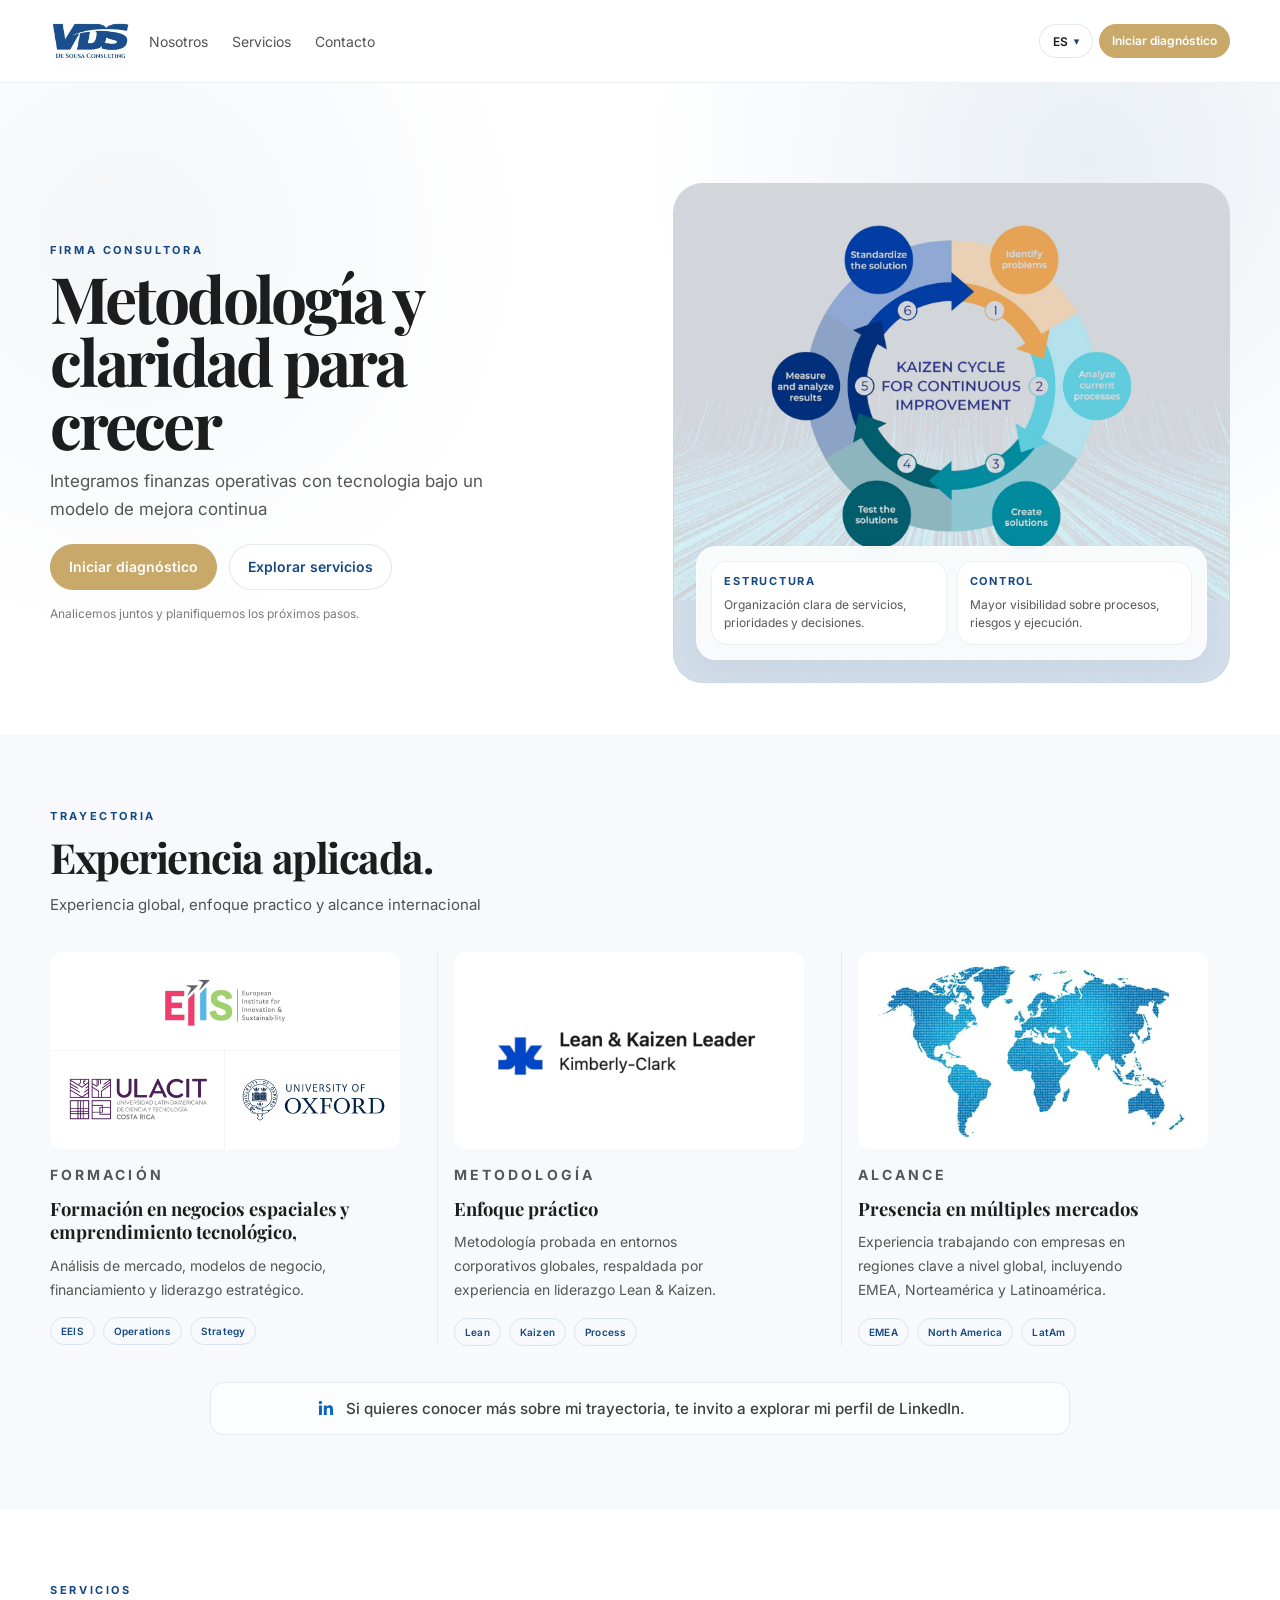
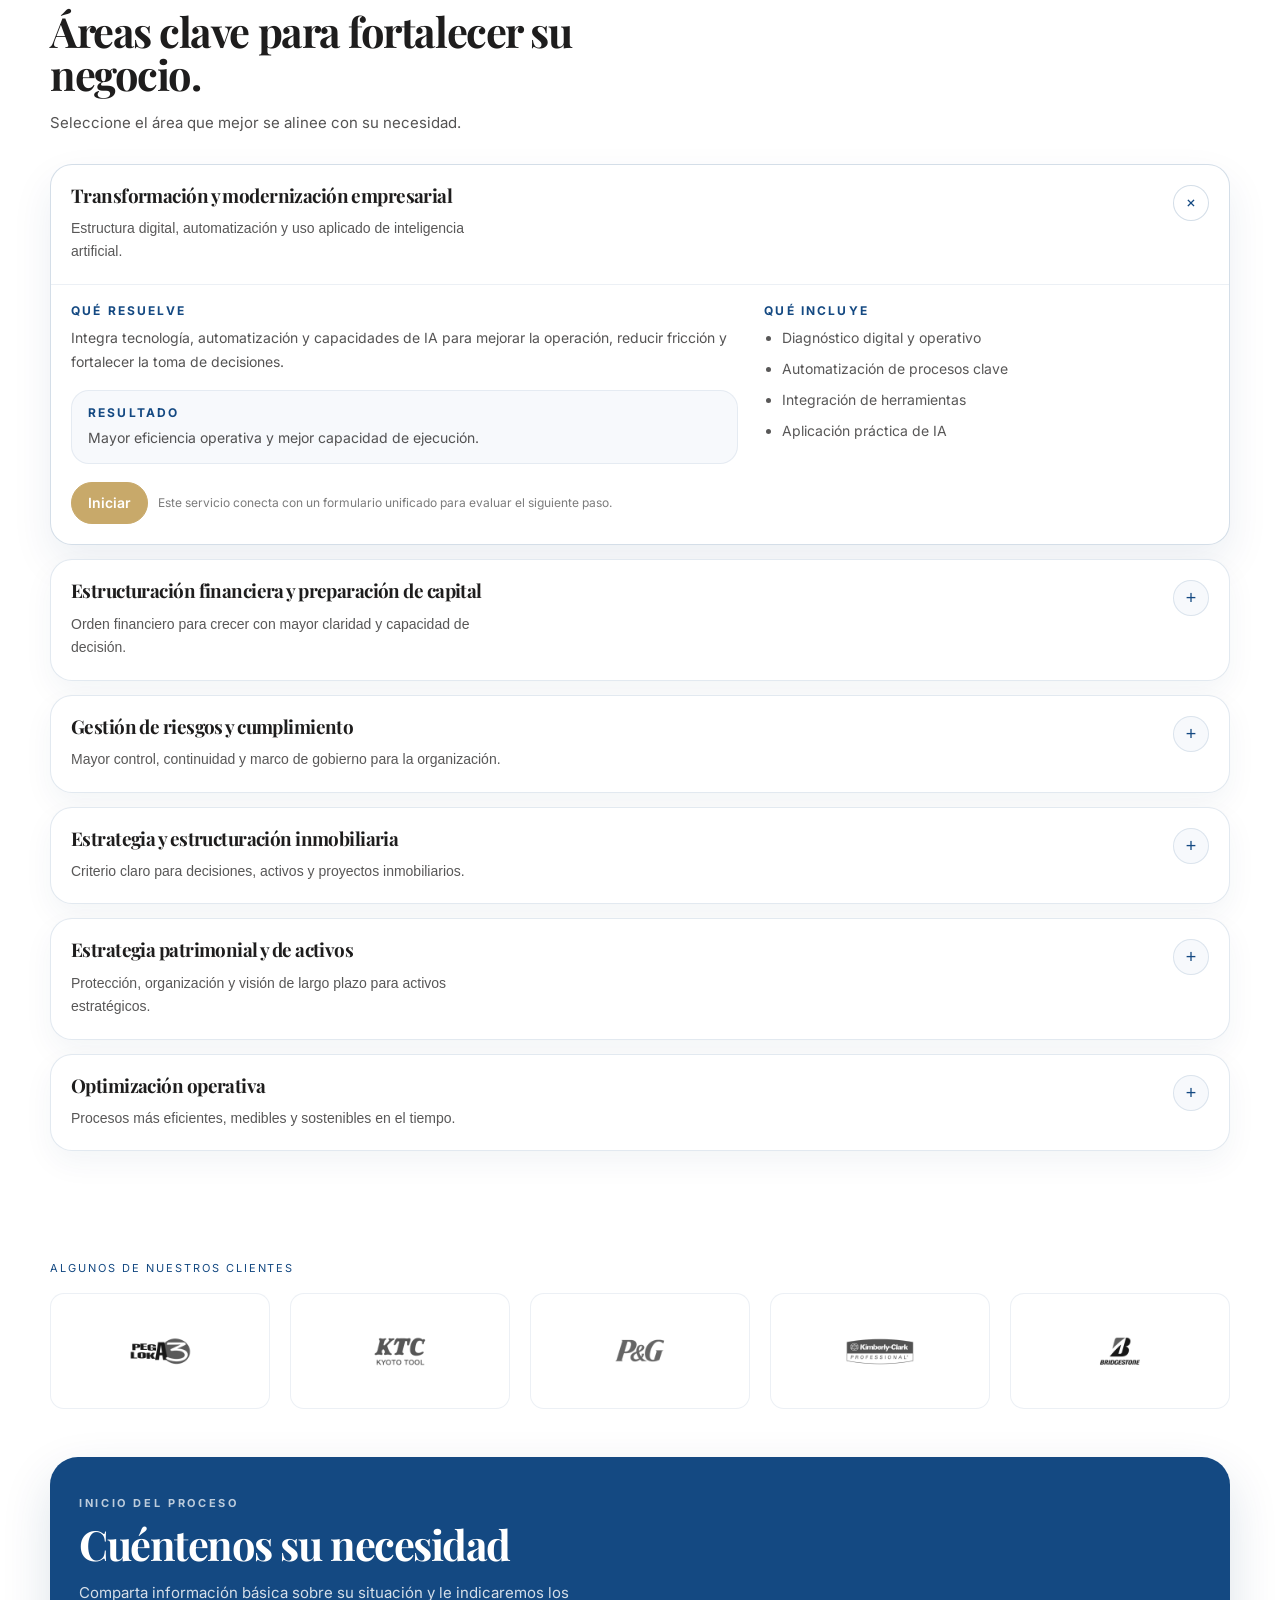
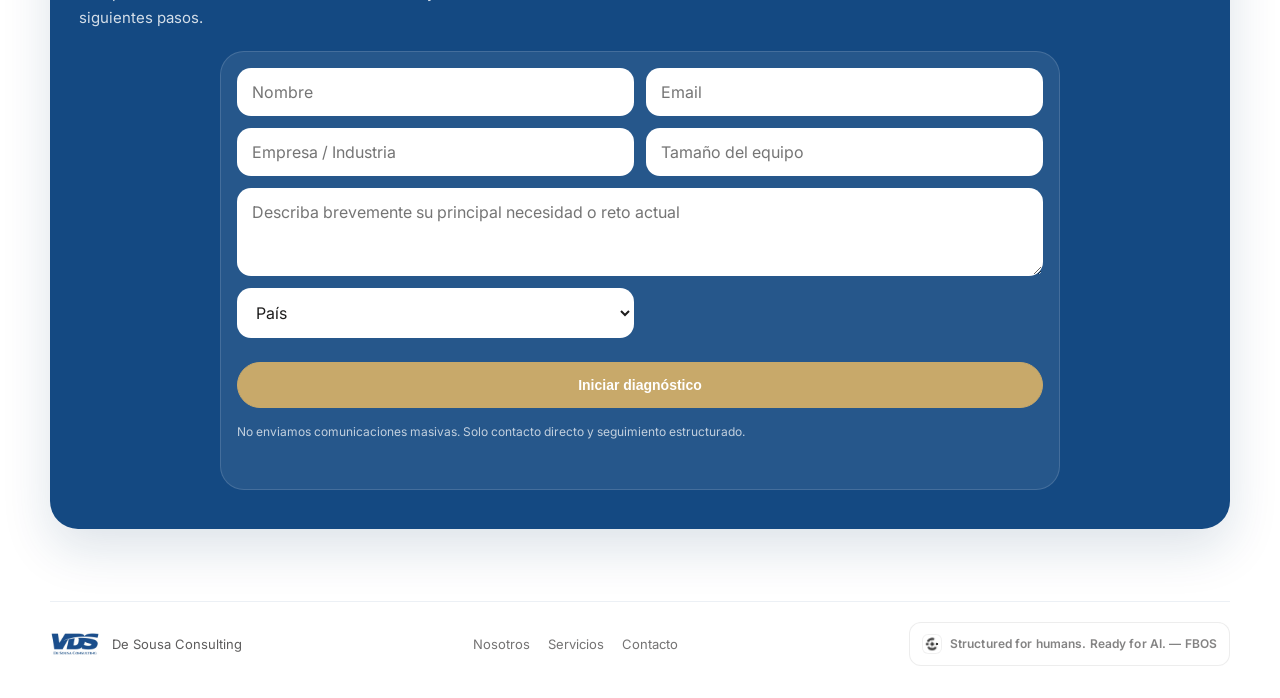
<file: index.html>
<!doctype html>
<html lang="en">
  <head>
    <meta charset="utf-8" />
    <meta name="viewport" content="width=device-width,initial-scale=1" />
    <title>De Sousa Consulting</title>

    <meta
      name="description"
      content="Estructuración estratégica para empresas que buscan crecer con orden, control y escalabilidad."
    />
    <meta name="theme-color" content="#144982" />
    <meta name="mobile-web-app-capable" content="yes" />
    <meta name="apple-mobile-web-app-capable" content="yes" />
    <meta name="apple-mobile-web-app-status-bar-style" content="default" />
    <meta name="apple-mobile-web-app-title" content="De Sousa Consulting" />

    <link rel="icon" type="image/png" href="/assets/favicon-desousa.png" />
    <link rel="apple-touch-icon" href="/assets/apple-touch-icon.png" />
    <link rel="manifest" href="/manifest.webmanifest" />
    <link rel="preconnect" href="https://fonts.googleapis.com" />
    <link rel="preconnect" href="https://fonts.gstatic.com" crossorigin />
    <link
      href="https://fonts.googleapis.com/css2?family=Inter:wght@400;500;600;700&family=Playfair+Display:wght@600;700&display=swap"
      rel="stylesheet"
    />
    <link rel="stylesheet" href="/styles.css" />

    <meta property="og:title" content="De Sousa Consulting — Estructuración estratégica" />
    <meta
      property="og:description"
      content="Estructuración estratégica para empresas que buscan crecer con orden, control y escalabilidad."
    />
    <meta property="og:type" content="website" />
    <meta property="og:site_name" content="De Sousa Consulting" />
    <meta property="og:url" content="https://desousaconsulting.com/" />
    <meta property="og:image" content="https://desousaconsulting.com/assets/og-desousa.jpg" />
    <link rel="canonical" href="https://desousaconsulting.com/" />

    <meta name="twitter:card" content="summary_large_image" />
    <meta name="twitter:title" content="De Sousa Consulting — Estructuración estratégica" />
    <meta
      name="twitter:description"
      content="Estructura, criterio y ejecución para decisiones empresariales de mayor nivel."
    />
    <meta name="twitter:image" content="https://desousaconsulting.com/assets/og-desousa.jpg" />

    <script src="https://challenges.cloudflare.com/turnstile/v0/api.js" async defer></script>
    <script defer src="/config.js"></script>
    <script defer src="/app.js"></script>
    <script defer src="/pwa.js"></script>

    <style>
      :root {
        --primary: #144982;
        --primary-dark: #0f3763;
        --highlight: #abc1d7;
        --neutral-dark: #1e1d1d;
        --neutral-light: #d9d9d9;
        --accent: #c8a96a;
        --accent-soft: #f5efe1;
        --surface: #f7f9fc;
        --surface-2: #f3f6fa;
        --surface-3: #eef3f8;
        --border: rgba(20, 73, 130, 0.12);
        --border-soft: rgba(20, 73, 130, 0.08);
        --shadow-soft: 0 12px 30px rgba(15, 55, 99, 0.05);
        --shadow-medium: 0 20px 50px rgba(15, 55, 99, 0.08);
        --radius-card: 24px;
        --radius-panel: 30px;
        --radius-pill: 999px;
        --container: 1180px;
      }

      * {
        box-sizing: border-box;
      }

      html {
        scroll-behavior: smooth;
      }

      body {
        margin: 0;
        font-family: "Inter", system-ui, -apple-system, BlinkMacSystemFont, "Segoe UI", sans-serif;
        color: var(--neutral-dark);
        background: #ffffff;
        -webkit-font-smoothing: antialiased;
        text-rendering: optimizeLegibility;
      }

      body.menu-open {
        overflow: hidden;
      }

      img {
        max-width: 100%;
        display: block;
      }

      a {
        color: inherit;
      }

      .wrap {
        width: min(var(--container), calc(100% - 32px));
        margin: 0 auto;
      }

      h1,
      h2,
      h3 {
        font-family: "Playfair Display", Georgia, serif;
      }

      .site-header {
        position: sticky;
        top: 0;
        z-index: 40;
        background: rgba(255, 255, 255, 0.94);
        backdrop-filter: blur(12px);
        -webkit-backdrop-filter: blur(12px);
        border-bottom: 1px solid var(--border-soft);
      }

      .header-inner {
        min-height: 60px;
        display: flex;
        align-items: center;
        justify-content: space-between;
        gap: 10px;
      }

      .brand {
        display: inline-flex;
        align-items: center;
        text-decoration: none;
        color: var(--primary);
        min-width: 0;
        flex-shrink: 1;
      }

      .brand-logo {
        max-width: 220px;
      }

      .brand-logo-image {
        display: block;
        width: auto;
        height: 52px;
        max-width: 100%;
        object-fit: contain;
      }

      .header-actions {
        display: flex;
        align-items: center;
        gap: 6px;
        margin-left: auto;
      }

      .desktop-only {
        display: none;
      }

      .site-nav {
        display: none;
        align-items: center;
        gap: 24px;
      }

      .site-nav a {
        text-decoration: none;
        font-size: 14px;
        color: rgba(30, 29, 29, 0.76);
        transition: color 0.2s ease;
      }

      .site-nav a:hover {
        color: var(--primary);
      }

      .language-switcher {
        position: relative;
      }

      .lang-toggle {
        min-height: 34px;
        min-width: 54px;
        display: inline-flex;
        align-items: center;
        justify-content: center;
        gap: 6px;
        padding: 0 10px;
        border-radius: var(--radius-pill);
        border: 1px solid var(--border);
        background: #ffffff;
        color: var(--neutral-dark);
        font: inherit;
        font-size: 12px;
        font-weight: 600;
        cursor: pointer;
        transition: background-color 0.18s ease, border-color 0.18s ease, transform 0.18s ease;
      }

      .lang-toggle:hover {
        background: var(--surface);
        border-color: rgba(200, 169, 106, 0.35);
      }

      .lang-caret {
        font-size: 11px;
        color: var(--primary);
      }

      .lang-menu {
        position: absolute;
        top: calc(100% + 8px);
        right: 0;
        min-width: 180px;
        padding: 8px;
        border-radius: 18px;
        border: 1px solid var(--border);
        background: #ffffff;
        box-shadow: var(--shadow-soft);
      }

      .lang-menu button {
        width: 100%;
        border: 0;
        background: transparent;
        color: var(--neutral-dark);
        text-align: left;
        font: inherit;
        font-size: 14px;
        padding: 11px 12px;
        border-radius: 12px;
        cursor: pointer;
      }

      .lang-menu button:hover {
        background: var(--surface);
      }

      .menu-toggle {
        width: 36px;
        height: 36px;
        display: inline-flex;
        flex-direction: column;
        align-items: center;
        justify-content: center;
        gap: 4px;
        border-radius: 50%;
        border: 1px solid var(--border);
        background: #ffffff;
        cursor: pointer;
        transition: background-color 0.18s ease, border-color 0.18s ease, transform 0.18s ease;
      }

      .menu-toggle:hover {
        background: var(--surface);
        border-color: rgba(20, 73, 130, 0.18);
      }

      .menu-toggle span {
        width: 16px;
        height: 2px;
        border-radius: 999px;
        background: var(--neutral-dark);
        display: block;
      }

      .mobile-menu {
        border-top: 1px solid var(--border-soft);
        background: rgba(255, 255, 255, 0.98);
      }

      .mobile-menu-inner {
        padding: 10px 0 16px;
      }

      .mobile-nav {
        display: grid;
      }

      .mobile-nav a {
        text-decoration: none;
        font-size: 15px;
        font-weight: 600;
        padding: 14px 2px;
        border-bottom: 1px solid var(--border-soft);
        color: rgba(30, 29, 29, 0.88);
      }

      .mobile-menu-footer {
        padding-top: 14px;
      }

      .btn {
        min-height: 46px;
        display: inline-flex;
        align-items: center;
        justify-content: center;
        padding: 12px 18px;
        border-radius: var(--radius-pill);
        border: 1px solid var(--accent);
        background: var(--accent);
        color: #ffffff;
        text-decoration: none;
        font-size: 14px;
        font-weight: 600;
        line-height: 1;
        transition: transform 0.18s ease, filter 0.18s ease, background-color 0.18s ease,
          border-color 0.18s ease;
        cursor: pointer;
      }

      .btn:hover {
        transform: translateY(-1px);
        filter: brightness(0.96);
      }

      .btn.secondary {
        background: #ffffff;
        color: var(--primary);
        border-color: var(--border);
      }

      .btn.secondary:hover {
        background: var(--surface);
        filter: none;
      }

      .btn.header-cta {
        min-height: 34px;
        padding: 8px 12px;
        font-size: 12px;
        line-height: 1;
      }

      .btn.full {
        width: 100%;
      }

      .hero {
        position: relative;
        overflow: hidden;
        padding: 6px 0 18px;
      }

      .hero::before {
        content: "";
        position: absolute;
        inset: 0;
        background:
          radial-gradient(circle at 85% 12%, rgba(171, 193, 215, 0.26), transparent 36%),
          radial-gradient(circle at 10% 24%, rgba(20, 73, 130, 0.05), transparent 32%);
        pointer-events: none;
      }

      .hero-grid {
        position: relative;
        display: grid;
        gap: 22px;
        align-items: center;
      }

      .hero-copy {
        order: 1;
      }

      .hero-visual-wrap {
        order: 2;
      }

      .eyebrow {
        margin: 0 0 10px;
        color: var(--primary);
        font-size: 11px;
        font-weight: 700;
        letter-spacing: 0.24em;
        text-transform: uppercase;
      }

      h1 {
        margin: 0;
        max-width: 11ch;
        font-size: clamp(2.35rem, 10vw, 3rem);
        line-height: 0.98;
        letter-spacing: -0.045em;
      }

      .lead {
        margin: 12px 0 0;
        max-width: 34ch;
        font-size: 15px;
        line-height: 1.65;
        color: rgba(30, 29, 29, 0.75);
      }

      .cta-row {
        display: flex;
        flex-direction: column;
        gap: 12px;
        margin-top: 20px;
      }

      .cta-row .btn {
        width: 100%;
      }

      .hero-note {
        margin: 14px 0 0;
        font-size: 12px;
        line-height: 1.6;
        color: rgba(30, 29, 29, 0.58);
      }

      .hero-visual {
        width: 100%;
        display: grid;
        gap: 12px;
        align-content: start;
        min-height: 0;
        background: transparent;
        border: 0;
        overflow: visible;
        position: relative;
      }

      .hero-image {
        width: 100%;
        height: 240px;
        object-fit: cover;
        border-radius: 26px;
        border: 1px solid var(--border);
      }

      .hero-visual::after {
        content: none;
      }

      .hero-image-placeholder {
        position: static;
        inset: auto;
        display: block;
        padding: 0;
        z-index: auto;
      }

      .hero-image-card {
        width: 100%;
        border: 1px solid rgba(255, 255, 255, 0.7);
        background: rgba(255, 255, 255, 0.84);
        border-radius: 20px;
        padding: 14px;
        backdrop-filter: blur(10px);
        -webkit-backdrop-filter: blur(10px);
        box-shadow: var(--shadow-soft);
      }

      .hero-image-card p {
        margin: 0;
      }

      .mini-label {
        color: var(--primary);
        font-size: 10px;
        font-weight: 700;
        letter-spacing: 0.22em;
        text-transform: uppercase;
      }

      .hero-metrics {
        display: grid;
        grid-template-columns: 1fr 1fr;
        gap: 10px;
        margin-top: 0;
      }

      .hero-metric {
        border-radius: 16px;
        background: #ffffff;
        padding: 12px;
        border: 1px solid rgba(20, 73, 130, 0.08);
      }

      .hero-metric strong {
        display: block;
        font-size: 11px;
        font-weight: 700;
        color: var(--primary);
        letter-spacing: 0.16em;
        text-transform: uppercase;
      }

      .hero-metric span {
        display: block;
        margin-top: 8px;
        font-size: 12px;
        line-height: 1.5;
        color: rgba(30, 29, 29, 0.74);
      }

      .section {
        padding: 56px 0;
      }

      .section.alt {
        background: var(--surface);
      }

      .section-header {
        max-width: 680px;
      }

      .section-label {
        margin: 0 0 12px;
        color: var(--primary);
        font-size: 11px;
        font-weight: 700;
        letter-spacing: 0.24em;
        text-transform: uppercase;
      }

      h2 {
        margin: 0;
        font-size: clamp(2rem, 8vw, 2.6rem);
        line-height: 1.04;
        letter-spacing: -0.035em;
      }

      .section-intro {
        margin: 14px 0 0;
        max-width: 58ch;
        font-size: 15px;
        line-height: 1.72;
        color: rgba(30, 29, 29, 0.76);
      }

      .grid-3 {
        display: grid;
        gap: 16px;
        margin-top: 24px;
      }

      .vertical-card {
        border: 1px solid var(--border);
        border-radius: 22px;
        background: #ffffff;
        padding: 20px;
        box-shadow: var(--shadow-soft);
        text-decoration: none;
        transition: transform 0.22s ease, border-color 0.22s ease, box-shadow 0.22s ease;
      }

      .vertical-card:hover {
        transform: translateY(-2px);
        border-color: rgba(200, 169, 106, 0.45);
        box-shadow: 0 18px 42px rgba(15, 55, 99, 0.1);
      }

      .vertical-top {
        display: flex;
        align-items: flex-start;
        justify-content: space-between;
        gap: 16px;
      }

      .vertical-card h3 {
        margin: 0;
        font-size: 22px;
        line-height: 1.12;
        letter-spacing: -0.03em;
      }

      .vertical-card p {
        margin: 10px 0 0;
        font-size: 14px;
        line-height: 1.7;
        color: rgba(30, 29, 29, 0.74);
      }

      .vertical-arrow {
        width: 36px;
        height: 36px;
        flex: 0 0 36px;
        display: inline-flex;
        align-items: center;
        justify-content: center;
        border-radius: 50%;
        border: 1px solid var(--border);
        background: var(--surface);
        color: var(--primary);
        font-size: 18px;
      }

      /* Capabilities */
      .capabilities {
        display: grid;
        gap: 28px;
        margin-top: 34px;
      }

      .capability {
        padding-bottom: 28px;
        border-bottom: 1px solid var(--border-soft);
      }

      .section-image {
        width: 100%;
        aspect-ratio: 16 / 9;
        object-fit: cover;
        border-radius: 12px;
        display: block;
        margin-bottom: 14px;
      }

      .capability h3 {
        margin: 8px 0 10px;
        font-size: 1.15rem;
        line-height: 1.28;
      }

      .capability p {
        margin: 0;
        max-width: 34ch;
        font-size: 14px;
        line-height: 1.7;
        color: rgba(30, 29, 29, 0.74);
      }

      .capability .mini-label {
        display: inline-block;
        margin-bottom: 2px;
      }

      .cred-tags {
        display: flex;
        flex-wrap: wrap;
        gap: 8px;
        margin-top: 16px;
      }

      .cred-tag {
        display: inline-flex;
        align-items: center;
        min-height: 28px;
        padding: 6px 10px;
        border-radius: 999px;
        background: transparent;
        border: 1px solid var(--border);
        color: var(--primary);
        font-size: 10px;
        font-weight: 600;
        letter-spacing: 0.02em;
        line-height: 1;
        transition: background-color 0.2s ease, border-color 0.2s ease, transform 0.2s ease;
      }

      .credibility-strip {
        margin-top: 36px;
        display: flex;
        justify-content: center;
      }

      .credibility-strip a {
        width: min(100%, 860px);
        display: inline-flex;
        align-items: center;
        justify-content: center;
        gap: 10px;
        padding: 14px 18px;
        border: 1px solid rgba(0, 0, 0, 0.08);
        border-radius: 14px;
        background: rgba(255, 255, 255, 0.65);
        text-decoration: none;
        font-weight: 500;
        font-size: 0.95rem;
        line-height: 1.55;
        color: rgba(30, 29, 29, 0.85);
        text-align: center;
        transition: transform 0.2s ease, border-color 0.2s ease, background-color 0.2s ease, box-shadow 0.2s ease;
      }

      .credibility-strip a:hover {
        transform: translateY(-1px);
        border-color: rgba(0, 0, 0, 0.16);
        background: rgba(255, 255, 255, 0.9);
      }

      .linkedin-icon {
        width: 20px;
        height: 20px;
        flex-shrink: 0;
      }

      /* Services Accordion */
      .services-accordion {
        display: grid;
        gap: 14px;
        margin-top: 28px;
      }

      .service-accordion-item {
        border: 1px solid var(--border);
        border-radius: 22px;
        background: #ffffff;
        box-shadow: var(--shadow-soft);
        overflow: hidden;
        transition: border-color 0.22s ease, box-shadow 0.22s ease, transform 0.22s ease;
      }

      .service-accordion-item.is-open {
        border-color: rgba(20, 73, 130, 0.18);
        box-shadow: 0 18px 42px rgba(15, 55, 99, 0.08);
      }

      .service-trigger {
        width: 100%;
        border: 0;
        background: transparent;
        text-align: left;
        padding: 20px;
        display: grid;
        grid-template-columns: 1fr auto;
        gap: 16px;
        align-items: start;
        cursor: pointer;
        color: inherit;
      }

      .service-trigger:focus-visible {
        outline: 2px solid rgba(20, 73, 130, 0.18);
        outline-offset: -2px;
      }

      .service-trigger-copy h3 {
        margin: 0;
        font-size: 1.18rem;
        line-height: 1.18;
        letter-spacing: -0.03em;
      }

      .service-trigger-copy p {
        margin: 10px 0 0;
        max-width: 56ch;
        font-size: 14px;
        line-height: 1.68;
        color: rgba(30, 29, 29, 0.74);
      }

      .service-trigger-arrow {
        width: 36px;
        height: 36px;
        display: inline-flex;
        align-items: center;
        justify-content: center;
        border-radius: 50%;
        border: 1px solid var(--border);
        background: var(--surface);
        color: var(--primary);
        font-size: 18px;
        line-height: 1;
        transition: transform 0.28s ease, background-color 0.22s ease, border-color 0.22s ease;
      }

      .service-accordion-item.is-open .service-trigger-arrow {
        transform: rotate(45deg);
        background: #ffffff;
        border-color: rgba(20, 73, 130, 0.18);
      }

      .service-panel {
        display: grid;
        grid-template-rows: 0fr;
        transition: grid-template-rows 0.35s cubic-bezier(0.2, 0.8, 0.2, 1);
      }

      .service-accordion-item.is-open .service-panel {
        grid-template-rows: 1fr;
      }

      .service-panel-inner {
        overflow: hidden;
      }

      .service-panel-content {
        padding: 0 20px 20px;
        border-top: 1px solid var(--border-soft);
        opacity: 0;
        transform: translateY(-8px);
        transition: opacity 0.28s ease, transform 0.28s ease;
      }

      .service-accordion-item.is-open .service-panel-content {
        opacity: 1;
        transform: translateY(0);
      }

      .service-detail-grid {
        display: grid;
        gap: 18px;
        padding-top: 18px;
      }

      .service-detail-copy h4,
      .service-detail-includes h4 {
        margin: 0 0 8px;
        font-family: "Inter", system-ui, -apple-system, BlinkMacSystemFont, "Segoe UI", sans-serif;
        font-size: 12px;
        font-weight: 700;
        letter-spacing: 0.18em;
        text-transform: uppercase;
        color: var(--primary);
      }

      .service-detail-copy p {
        margin: 0;
        font-size: 14px;
        line-height: 1.72;
        color: rgba(30, 29, 29, 0.76);
      }

      .service-includes {
        margin: 0;
        padding-left: 18px;
        display: grid;
        gap: 8px;
      }

      .service-includes li {
        font-size: 14px;
        line-height: 1.65;
        color: rgba(30, 29, 29, 0.74);
      }

      .service-result {
        margin-top: 16px;
        padding: 14px 16px;
        border-radius: 18px;
        background: var(--surface);
        border: 1px solid var(--border-soft);
      }

      .service-result strong {
        display: block;
        margin-bottom: 6px;
        font-size: 12px;
        font-weight: 700;
        letter-spacing: 0.18em;
        text-transform: uppercase;
        color: var(--primary);
      }

      .service-result p {
        margin: 0;
        font-size: 14px;
        line-height: 1.68;
        color: rgba(30, 29, 29, 0.76);
      }

      .service-actions {
        margin-top: 18px;
        display: flex;
        flex-wrap: wrap;
        gap: 10px;
        align-items: center;
      }

      .service-start {
        min-height: 42px;
        padding: 10px 16px;
      }

      .service-footnote {
        font-size: 12px;
        line-height: 1.55;
        color: rgba(30, 29, 29, 0.58);
      }

      .clients-strip {
        padding: 20px 0 28px;
      }

      .clients-label {
        margin: 0 0 14px;
        font-size: 11px;
        letter-spacing: 0.18em;
        text-transform: uppercase;
        color: var(--primary);
      }

      .clients-slider {
        overflow-x: auto;
        overflow-y: hidden;
        -webkit-overflow-scrolling: touch;
        scroll-snap-type: x proximity;
        padding-bottom: 4px;
      }

      .clients-slider::-webkit-scrollbar {
        display: none;
      }

      .clients-track {
        display: flex;
        flex-direction: row;
        flex-wrap: nowrap;
        gap: 14px;
        width: max-content;
        align-items: center;
      }

      .client-item {
        flex: 0 0 auto;
        width: 150px;
        height: 90px;
        display: flex;
        align-items: center;
        justify-content: center;
        border-radius: 14px;
        background: #eef2f6;
        border: 1px solid var(--border-soft);
        scroll-snap-align: start;
        padding: 10px;
      }

      .client-item img {
        width: auto;
        height: auto;
        max-width: 82%;
        max-height: 68%;
        object-fit: contain;
        display: block;
      }

      .cta-section {
        padding: 0 0 72px;
      }

      .cta-panel {
        border: 1px solid rgba(20, 73, 130, 0.12);
        border-radius: 28px;
        background: var(--primary);
        color: #ffffff;
        padding: 28px 18px;
        box-shadow: 0 20px 50px rgba(15, 55, 99, 0.14);
      }

      .cta-panel .section-label {
        color: rgba(255, 255, 255, 0.72);
      }

      .cta-panel h2 {
        color: #ffffff;
      }

      .cta-panel .section-intro {
        color: rgba(255, 255, 255, 0.82);
      }

      .form-card {
        margin-top: 20px;
        max-width: 840px;
        border: 1px solid rgba(255, 255, 255, 0.14);
        border-radius: 24px;
        background: rgba(255, 255, 255, 0.08);
        padding: 16px;
      }

      .form {
        display: grid;
        gap: 12px;
      }

      .form-grid {
        display: grid;
        gap: 12px;
      }

      input,
      textarea,
      select {
        width: 100%;
        padding: 13px 14px;
        border-radius: 14px;
        border: 1px solid rgba(255, 255, 255, 0.18);
        background: #ffffff;
        color: var(--neutral-dark);
        font: inherit;
        transition: border-color 0.18s ease, box-shadow 0.18s ease;
      }

      input:focus,
      textarea:focus,
      select:focus {
        outline: none;
        border-color: var(--accent);
        box-shadow: 0 0 0 4px rgba(200, 169, 106, 0.18);
      }

      textarea {
        resize: vertical;
      }

      .fine {
        margin: 2px 0 0;
        font-size: 12px;
        line-height: 1.6;
        color: rgba(255, 255, 255, 0.72);
      }

      #formStatus {
        min-height: 18px;
      }

      .foot {
        padding: 0 0 32px;
      }

      .foot-inner {
        padding-top: 22px;
        border-top: 1px solid var(--border-soft);
        display: flex;
        flex-direction: column;
        gap: 6px;
        font-size: 12px;
        color: rgba(30, 29, 29, 0.58);
      }

      @media (max-width: 859px) {
        .btn.header-cta {
          display: none;
        }
      }

      @media (max-width: 640px) {
        .credibility-strip a {
          width: 100%;
          align-items: flex-start;
          text-align: center;
        }
      }

      @media (min-width: 860px) {
        .wrap {
          width: min(var(--container), calc(100% - 48px));
        }

        .desktop-only {
          display: inline-flex;
        }

        .menu-toggle {
          display: none;
        }

        .site-nav {
          display: inline-flex;
        }

        .brand-logo {
          max-width: 260px;
        }

        .brand-logo-image {
          height: 52px;
        }

        .header-inner {
          min-height: 82px;
          gap: 18px;
        }

        .hero {
          padding: 44px 0 28px;
        }

        .hero-grid {
          grid-template-columns: 1.02fr 0.98fr;
          gap: 44px;
          min-height: 520px;
        }

        h1 {
          font-size: clamp(3.2rem, 5vw, 4.35rem);
          max-width: 10ch;
        }

        .lead {
          font-size: 17px;
          max-width: 40ch;
        }

        .cta-row {
          flex-direction: row;
          flex-wrap: wrap;
        }

        .cta-row .btn {
          width: auto;
        }

        .hero-visual {
          display: block;
          min-height: 500px;
          border-radius: 30px;
          background:
            linear-gradient(135deg, rgba(20, 73, 130, 0.08), rgba(171, 193, 215, 0.24)),
            #f5f8fc;
          border: 1px solid var(--border);
          overflow: hidden;
        }

        .hero-image {
          height: 100%;
          border-radius: 0;
          border: 0;
        }

        .hero-visual::after {
          content: "";
          position: absolute;
          inset: 0;
          background: rgba(20, 73, 130, 0.08);
        }

        .hero-image-placeholder {
          position: absolute;
          inset: 0;
          display: flex;
          flex-direction: column;
          justify-content: flex-end;
          padding: 22px;
          z-index: 2;
        }

        .section {
          padding: 74px 0;
        }

        .capabilities {
          grid-template-columns: repeat(3, minmax(0, 1fr));
          gap: 32px;
          align-items: start;
        }

        .capability {
          min-width: 0;
          min-height: 220px;
          padding: 0 22px 0 0;
          border-bottom: none;
          position: relative;
        }

        .capability:not(:last-child)::after {
          content: "";
          position: absolute;
          top: 0;
          right: -16px;
          width: 1px;
          height: 100%;
          background: var(--border-soft);
        }

        .service-detail-grid {
          grid-template-columns: minmax(0, 1.2fr) minmax(0, 0.8fr);
          gap: 26px;
        }

        .form-grid {
          grid-template-columns: 1fr 1fr;
        }

        .cta-panel {
          padding: 38px 28px;
        }

        .clients-strip {
          padding: 36px 0 44px;
        }

        .clients-label {
          margin-bottom: 18px;
        }

        .clients-slider {
          overflow-x: auto;
          overflow-y: hidden;
          -webkit-overflow-scrolling: touch;
        }

        .clients-track {
          display: flex;
          flex-direction: row;
          flex-wrap: nowrap;
          gap: 20px;
          width: max-content;
          align-items: center;
        }

        .client-item {
          width: 210px;
          height: 110px;
          padding: 14px;
          border-radius: 14px;
          background: #ffffff;
        }

        .client-item img {
          max-width: 78%;
          max-height: 58%;
          object-fit: contain;
          opacity: 0.9;
          filter: grayscale(100%);
          transition: 0.25s ease;
        }

        .client-item img:hover {
          opacity: 1;
          filter: grayscale(0%);
        }
      }

      @media (min-width: 1120px) {
        .client-item {
          width: 220px;
          height: 116px;
          padding: 14px;
        }

        .client-item img {
          max-width: 76%;
          max-height: 56%;
        }
      }

      @media (hover: hover) and (pointer: fine) {
        .capability {
          transition: transform 0.25s ease, opacity 0.25s ease;
        }

        .capabilities:hover .capability {
          opacity: 0.55;
        }

        .capabilities .capability:hover {
          opacity: 1;
          transform: translateY(-2px);
        }

        .capabilities .capability:hover h3 {
          color: var(--primary);
        }

        .capabilities .capability:hover .cred-tag {
          border-color: rgba(20, 73, 130, 0.18);
          background: #ffffff;
        }

        .service-accordion-item:hover {
          border-color: rgba(20, 73, 130, 0.16);
          box-shadow: 0 18px 42px rgba(15, 55, 99, 0.08);
        }

        .service-trigger:hover .service-trigger-arrow {
          background: #ffffff;
          border-color: rgba(20, 73, 130, 0.18);
        }
      }
    </style>
  </head>

  <body>
    <header class="site-header">
      <div class="wrap header-inner">
        <a href="#top" class="brand brand-logo" aria-label="De Sousa Consulting - Inicio">
          <img src="/assets/logo-desousa.png" alt="De Sousa Consulting" class="brand-logo-image" />
        </a>

        <nav class="site-nav desktop-only" aria-label="Navegación principal">
          <a href="#credibilidad">Nosotros</a>
          <a href="#servicios">Servicios</a>
          <a href="#diagnostico">Contacto</a>
        </nav>

        <div class="header-actions">
          <div class="language-switcher">
            <button
              class="lang-toggle"
              id="langToggle"
              type="button"
              aria-expanded="false"
              aria-controls="langMenu"
            >
              <span id="langLabel">ES</span>
              <span class="lang-caret">▾</span>
            </button>

            <div class="lang-menu" id="langMenu" hidden>
              <a href="/index.html" class="lang-option is-active" hreflang="es">Español</a>
              <a href="/en.html" class="lang-option" hreflang="en">English</a>
              <a href="/pt-br.html" class="lang-option" hreflang="pt-BR">Português</a>
            </div>
          </div>
          <a href="#diagnostico" class="btn header-cta desktop-only">Iniciar diagnóstico</a>

          <button
            class="menu-toggle"
            id="menuToggle"
            type="button"
            aria-label="Abrir menú"
            aria-expanded="false"
            aria-controls="mobileMenu"
          >
            <span></span>
            <span></span>
            <span></span>
          </button>
        </div>
      </div>

      <div class="mobile-menu" id="mobileMenu" hidden>
        <div class="wrap mobile-menu-inner">
          <nav class="mobile-nav" aria-label="Navegación principal móvil">
            <a href="#credibilidad">Nosotros</a>
            <a href="#servicios">Servicios</a>
            <a href="#diagnostico">Contacto</a>
          </nav>

          <div class="mobile-menu-footer">
            <a href="#diagnostico" class="btn full">Iniciar diagnóstico</a>
          </div>
        </div>
      </div>
    </header>

    <main id="top">
      <section class="hero" aria-labelledby="hero-title">
        <div class="wrap hero-grid">
          <div class="hero-copy">
            <p class="eyebrow">Firma consultora</p>
            <h1 id="hero-title">Metodología y claridad para crecer</h1>
            <p class="lead">Integramos finanzas operativas con tecnologia bajo un modelo de mejora continua</p>

            <div class="cta-row">
              <a class="btn" href="#diagnostico">Iniciar diagnóstico</a>
              <a class="btn secondary" href="#servicios">Explorar servicios</a>
            </div>

            <p class="hero-note">
              Analicemos juntos y planifiquemos los próximos pasos.
            </p>
          </div>

          <div class="hero-visual-wrap" aria-label="Espacio visual principal de la página de inicio">
            <div class="hero-visual">
              <img src="/assets/hero-desousa.png" alt="Estructura empresarial" class="hero-image" />

              <div class="hero-image-placeholder">
                <div class="hero-image-card">
                  <div class="hero-metrics">
                    <div class="hero-metric">
                      <strong>Estructura</strong>
                      <span>Organización clara de servicios, prioridades y decisiones.</span>
                    </div>

                    <div class="hero-metric">
                      <strong>Control</strong>
                      <span>Mayor visibilidad sobre procesos, riesgos y ejecución.</span>
                    </div>
                  </div>
                </div>
              </div>
            </div>
          </div>
        </div>
      </section>

      <section class="section alt" id="credibilidad" aria-labelledby="credibilidad-title">
        <div class="wrap">
          <div class="section-header">
            <p class="section-label">Trayectoria</p>
            <h2 id="credibilidad-title">Experiencia aplicada.</h2>
            <p class="section-intro">Experiencia global, enfoque practico y alcance internacional</p>
          </div>

          <div class="capabilities">
            <div class="capability">
              <img src="/formacion.jpg" alt="Formación ejecutiva" class="section-image" loading="lazy" />
              <p class="mini-label">Formación</p>
              <h3>Formación en negocios espaciales y emprendimiento tecnológico,</h3>
              <p>Análisis de mercado, modelos de negocio, financiamiento y liderazgo estratégico.</p>
              <div class="cred-tags">
                <span class="cred-tag">EEIS</span>
                <span class="cred-tag">Operations</span>
                <span class="cred-tag">Strategy</span>
              </div>
            </div>

            <div class="capability">
              <img src="/metodologia.jpg" alt="Metodología aplicada" class="section-image" loading="lazy" />
              <p class="mini-label">Metodología</p>
              <h3>Enfoque práctico</h3>
              <p>Metodología probada en entornos corporativos globales, respaldada por experiencia en liderazgo Lean & Kaizen.</p>
              <div class="cred-tags">
                <span class="cred-tag">Lean</span>
                <span class="cred-tag">Kaizen</span>
                <span class="cred-tag">Process</span>
              </div>
            </div>

            <div class="capability">
              <img src="/alcance.jpg" alt="Alcance internacional" class="section-image" loading="lazy" />
              <p class="mini-label">Alcance</p>
              <h3>Presencia en múltiples mercados</h3>
              <p>Experiencia trabajando con empresas en regiones clave a nivel global, incluyendo EMEA, Norteamérica y Latinoamérica.</p>
              <div class="cred-tags">
                <span class="cred-tag">EMEA</span>
                <span class="cred-tag">North America</span>
                <span class="cred-tag">LatAm</span>
              </div>
            </div>
          </div>

          <div class="credibility-strip">
            <a
              href="https://www.linkedin.com/in/vasco-de-sousa-bb548043/"
              target="_blank"
              rel="noopener noreferrer"
              aria-label="Abrir perfil de LinkedIn de Vasco de Sousa"
            >
              <img src="/icons/linkedin.svg" alt="LinkedIn" class="linkedin-icon" loading="lazy" />
              <span>Si quieres conocer más sobre mi trayectoria, te invito a explorar mi perfil de LinkedIn.</span>
            </a>
          </div>
        </div>
      </section>

      <section class="section" id="servicios" aria-labelledby="servicios-title">
        <div class="wrap">
          <div class="section-header">
            <p class="section-label">Servicios</p>
            <h2 id="servicios-title">Áreas clave para fortalecer su negocio.</h2>
            <p class="section-intro">Seleccione el área que mejor se alinee con su necesidad.</p>
          </div>

          <div class="services-accordion" id="servicesAccordion">
            <article class="service-accordion-item is-open" data-service="transformacion-modernizacion">
              <button
                class="service-trigger"
                type="button"
                aria-expanded="true"
                aria-controls="service-panel-transformacion"
                id="service-trigger-transformacion"
              >
                <div class="service-trigger-copy">
                  <h3>Transformación y modernización empresarial</h3>
                  <p>Estructura digital, automatización y uso aplicado de inteligencia artificial.</p>
                </div>
                <span class="service-trigger-arrow" aria-hidden="true">+</span>
              </button>

              <div
                class="service-panel"
                id="service-panel-transformacion"
                role="region"
                aria-labelledby="service-trigger-transformacion"
              >
                <div class="service-panel-inner">
                  <div class="service-panel-content">
                    <div class="service-detail-grid">
                      <div class="service-detail-copy">
                        <h4>Qué resuelve</h4>
                        <p>
                          Integra tecnología, automatización y capacidades de IA para mejorar la operación,
                          reducir fricción y fortalecer la toma de decisiones.
                        </p>

                        <div class="service-result">
                          <strong>Resultado</strong>
                          <p>Mayor eficiencia operativa y mejor capacidad de ejecución.</p>
                        </div>
                      </div>

                      <div class="service-detail-includes">
                        <h4>Qué incluye</h4>
                        <ul class="service-includes">
                          <li>Diagnóstico digital y operativo</li>
                          <li>Automatización de procesos clave</li>
                          <li>Integración de herramientas</li>
                          <li>Aplicación práctica de IA</li>
                        </ul>
                      </div>
                    </div>

                    <div class="service-actions">
                      <a href="#diagnostico" class="btn service-start" data-service-origin="transformacion-modernizacion">Iniciar</a>
                      <span class="service-footnote">Este servicio conecta con un formulario unificado para evaluar el siguiente paso.</span>
                    </div>
                  </div>
                </div>
              </div>
            </article>

            <article class="service-accordion-item" data-service="finanzas-capital">
              <button
                class="service-trigger"
                type="button"
                aria-expanded="false"
                aria-controls="service-panel-finanzas"
                id="service-trigger-finanzas"
              >
                <div class="service-trigger-copy">
                  <h3>Estructuración financiera y preparación de capital</h3>
                  <p>Orden financiero para crecer con mayor claridad y capacidad de decisión.</p>
                </div>
                <span class="service-trigger-arrow" aria-hidden="true">+</span>
              </button>

              <div
                class="service-panel"
                id="service-panel-finanzas"
                role="region"
                aria-labelledby="service-trigger-finanzas"
              >
                <div class="service-panel-inner">
                  <div class="service-panel-content">
                    <div class="service-detail-grid">
                      <div class="service-detail-copy">
                        <h4>Qué resuelve</h4>
                        <p>
                          Organiza la base financiera del negocio para mejorar visibilidad, control y preparación
                          frente a crecimiento, inversión o financiamiento.
                        </p>

                        <div class="service-result">
                          <strong>Resultado</strong>
                          <p>Mayor claridad financiera y mejor capacidad de decisión.</p>
                        </div>
                      </div>

                      <div class="service-detail-includes">
                        <h4>Qué incluye</h4>
                        <ul class="service-includes">
                          <li>Diagnóstico financiero inicial</li>
                          <li>Estructura de costos y flujo</li>
                          <li>Proyecciones y preparación de capital</li>
                          <li>Base para crecimiento o inversión</li>
                        </ul>
                      </div>
                    </div>

                    <div class="service-actions">
                      <a href="#diagnostico" class="btn service-start" data-service-origin="finanzas-capital">Iniciar</a>
                      <span class="service-footnote">Este servicio conecta con un formulario unificado para evaluar el siguiente paso.</span>
                    </div>
                  </div>
                </div>
              </div>
            </article>

            <article class="service-accordion-item" data-service="riesgos-cumplimiento">
              <button
                class="service-trigger"
                type="button"
                aria-expanded="false"
                aria-controls="service-panel-riesgos"
                id="service-trigger-riesgos"
              >
                <div class="service-trigger-copy">
                  <h3>Gestión de riesgos y cumplimiento</h3>
                  <p>Mayor control, continuidad y marco de gobierno para la organización.</p>
                </div>
                <span class="service-trigger-arrow" aria-hidden="true">+</span>
              </button>

              <div
                class="service-panel"
                id="service-panel-riesgos"
                role="region"
                aria-labelledby="service-trigger-riesgos"
              >
                <div class="service-panel-inner">
                  <div class="service-panel-content">
                    <div class="service-detail-grid">
                      <div class="service-detail-copy">
                        <h4>Qué resuelve</h4>
                        <p>
                          Define riesgos, controles y criterios de cumplimiento para fortalecer continuidad,
                          estabilidad y capacidad de gobierno.
                        </p>

                        <div class="service-result">
                          <strong>Resultado</strong>
                          <p>Mayor control, continuidad y confianza operativa.</p>
                        </div>
                      </div>

                      <div class="service-detail-includes">
                        <h4>Qué incluye</h4>
                        <ul class="service-includes">
                          <li>Identificación de riesgos clave</li>
                          <li>Diseño de controles y criterios</li>
                          <li>Base de cumplimiento y gobierno</li>
                          <li>Priorización de acciones críticas</li>
                        </ul>
                      </div>
                    </div>

                    <div class="service-actions">
                      <a href="#diagnostico" class="btn service-start" data-service-origin="riesgos-cumplimiento">Iniciar</a>
                      <span class="service-footnote">Este servicio conecta con un formulario unificado para evaluar el siguiente paso.</span>
                    </div>
                  </div>
                </div>
              </div>
            </article>

            <article class="service-accordion-item" data-service="inmobiliario">
              <button
                class="service-trigger"
                type="button"
                aria-expanded="false"
                aria-controls="service-panel-inmobiliario"
                id="service-trigger-inmobiliario"
              >
                <div class="service-trigger-copy">
                  <h3>Estrategia y estructuración inmobiliaria</h3>
                  <p>Criterio claro para decisiones, activos y proyectos inmobiliarios.</p>
                </div>
                <span class="service-trigger-arrow" aria-hidden="true">+</span>
              </button>

              <div
                class="service-panel"
                id="service-panel-inmobiliario"
                role="region"
                aria-labelledby="service-trigger-inmobiliario"
              >
                <div class="service-panel-inner">
                  <div class="service-panel-content">
                    <div class="service-detail-grid">
                      <div class="service-detail-copy">
                        <h4>Qué resuelve</h4>
                        <p>
                          Aporta criterio financiero y estratégico para ordenar decisiones sobre activos,
                          proyectos y oportunidades inmobiliarias.
                        </p>

                        <div class="service-result">
                          <strong>Resultado</strong>
                          <p>Mejores decisiones sobre activos y proyectos inmobiliarios.</p>
                        </div>
                      </div>

                      <div class="service-detail-includes">
                        <h4>Qué incluye</h4>
                        <ul class="service-includes">
                          <li>Evaluación de activos y proyectos</li>
                          <li>Análisis de inversión y viabilidad</li>
                          <li>Estructuración de decisiones inmobiliarias</li>
                          <li>Soporte para prioridades y opciones</li>
                        </ul>
                      </div>
                    </div>

                    <div class="service-actions">
                      <a href="#diagnostico" class="btn service-start" data-service-origin="inmobiliario">Iniciar</a>
                      <span class="service-footnote">Este servicio conecta con un formulario unificado para evaluar el siguiente paso.</span>
                    </div>
                  </div>
                </div>
              </div>
            </article>

            <article class="service-accordion-item" data-service="patrimonio-activos">
              <button
                class="service-trigger"
                type="button"
                aria-expanded="false"
                aria-controls="service-panel-patrimonio"
                id="service-trigger-patrimonio"
              >
                <div class="service-trigger-copy">
                  <h3>Estrategia patrimonial y de activos</h3>
                  <p>Protección, organización y visión de largo plazo para activos estratégicos.</p>
                </div>
                <span class="service-trigger-arrow" aria-hidden="true">+</span>
              </button>

              <div
                class="service-panel"
                id="service-panel-patrimonio"
                role="region"
                aria-labelledby="service-trigger-patrimonio"
              >
                <div class="service-panel-inner">
                  <div class="service-panel-content">
                    <div class="service-detail-grid">
                      <div class="service-detail-copy">
                        <h4>Qué resuelve</h4>
                        <p>
                          Organiza y protege activos con una visión clara de largo plazo, facilitando decisiones
                          sobre resguardo, estructura y continuidad patrimonial.
                        </p>

                        <div class="service-result">
                          <strong>Resultado</strong>
                          <p>Mayor seguridad y claridad sobre el patrimonio y los activos.</p>
                        </div>
                      </div>

                      <div class="service-detail-includes">
                        <h4>Qué incluye</h4>
                        <ul class="service-includes">
                          <li>Diagnóstico patrimonial inicial</li>
                          <li>Estructuración y orden de activos</li>
                          <li>Criterios de protección y continuidad</li>
                          <li>Enfoque de largo plazo</li>
                        </ul>
                      </div>
                    </div>

                    <div class="service-actions">
                      <a href="#diagnostico" class="btn service-start" data-service-origin="patrimonio-activos">Iniciar</a>
                      <span class="service-footnote">Este servicio conecta con un formulario unificado para evaluar el siguiente paso.</span>
                    </div>
                  </div>
                </div>
              </div>
            </article>

            <article class="service-accordion-item" data-service="optimizacion-operativa">
              <button
                class="service-trigger"
                type="button"
                aria-expanded="false"
                aria-controls="service-panel-operaciones"
                id="service-trigger-operaciones"
              >
                <div class="service-trigger-copy">
                  <h3>Optimización operativa</h3>
                  <p>Procesos más eficientes, medibles y sostenibles en el tiempo.</p>
                </div>
                <span class="service-trigger-arrow" aria-hidden="true">+</span>
              </button>

              <div
                class="service-panel"
                id="service-panel-operaciones"
                role="region"
                aria-labelledby="service-trigger-operaciones"
              >
                <div class="service-panel-inner">
                  <div class="service-panel-content">
                    <div class="service-detail-grid">
                      <div class="service-detail-copy">
                        <h4>Qué resuelve</h4>
                        <p>
                          Mejora la operación a través de procesos más claros, medibles y consistentes, reduciendo
                          fricción y aumentando capacidad de seguimiento.
                        </p>

                        <div class="service-result">
                          <strong>Resultado</strong>
                          <p>Operaciones más eficientes, medibles y sostenibles.</p>
                        </div>
                      </div>

                      <div class="service-detail-includes">
                        <h4>Qué incluye</h4>
                        <ul class="service-includes">
                          <li>Diagnóstico operativo inicial</li>
                          <li>Rediseño de procesos prioritarios</li>
                          <li>Definición de métricas y control</li>
                          <li>Plan de mejora e implementación</li>
                        </ul>
                      </div>
                    </div>

                    <div class="service-actions">
                      <a href="#diagnostico" class="btn service-start" data-service-origin="optimizacion-operativa">Iniciar</a>
                      <span class="service-footnote">Este servicio conecta con un formulario unificado para evaluar el siguiente paso.</span>
                    </div>
                  </div>
                </div>
              </div>
            </article>
          </div>
        </div>
      </section>

      <section class="clients-strip" aria-label="Algunos de nuestros clientes">
        <div class="wrap">
          <p class="clients-label">Algunos de nuestros clientes</p>

          <div class="clients-slider">
            <div class="clients-track">
              <div class="client-item">
                <img src="/assets/client1.png" alt="Cliente 1" />
              </div>

              <div class="client-item">
                <img src="/assets/client2.png" alt="Cliente 2" />
              </div>

              <div class="client-item">
                <img src="/assets/client3.png" alt="Cliente 3" />
              </div>

              <div class="client-item">
                <img src="/assets/client4.png" alt="Cliente 4" />
              </div>

              <div class="client-item">
                <img src="/assets/client5.png" alt="Cliente 5" />
              </div>
            </div>
          </div>
        </div>
      </section>

      <section class="cta-section" id="diagnostico" aria-labelledby="diagnostico-title">
        <div class="wrap">
          <div class="cta-panel">
            <div class="section-header">
              <p class="section-label">Inicio del proceso</p>
              <h2 id="diagnostico-title">Cuéntenos su necesidad</h2>
              <p class="section-intro">
                Comparta información básica sobre su situación y le indicaremos los siguientes pasos.
              </p>
            </div>

            <div class="form-card">
              <form id="leadForm" class="form">
                <input type="hidden" name="category" value="strategic-assessment" />
                <input type="hidden" id="requestType" name="requestType" value="evaluation" />
                <input type="hidden" id="demoVertical" name="demoVertical" value="home" />
                <input type="hidden" id="serviceOrigin" name="serviceOrigin" value="home" />
                <p id="selectedServiceNote" class="selected-service-note" hidden>
                  Servicio seleccionado: <strong id="selectedServiceLabel">General</strong>
                </p>

                <div class="form-grid">
                  <input id="name" name="name" placeholder="Nombre" autocomplete="name" required />
                  <input
                    id="email"
                    name="email"
                    type="email"
                    placeholder="Email"
                    autocomplete="email"
                    inputmode="email"
                    required
                  />
                </div>

                <div class="form-grid">
                  <input
                    id="industry"
                    name="industry"
                    placeholder="Empresa / Industria"
                    autocomplete="organization"
                    required
                  />
                  <input
                    id="teamSize"
                    name="teamSize"
                    type="number"
                    min="1"
                    step="1"
                    inputmode="numeric"
                    placeholder="Tamaño del equipo"
                    autocomplete="off"
                  />
                </div>

                <textarea
                  id="pain"
                  name="pain"
                  rows="3"
                  placeholder="Describa brevemente su principal necesidad o reto actual"
                ></textarea>

                <div class="form-grid">
                  <select id="country" name="country" autocomplete="country-name">
                    <option value="">País</option>
                    <option value="Argentina">Argentina</option>
                    <option value="Australia">Australia</option>
                    <option value="Bolivia">Bolivia</option>
                    <option value="Brasil">Brasil</option>
                    <option value="Canadá">Canadá</option>
                    <option value="Chile">Chile</option>
                    <option value="Colombia">Colombia</option>
                    <option value="Costa Rica">Costa Rica</option>
                    <option value="Ecuador">Ecuador</option>
                    <option value="El Salvador">El Salvador</option>
                    <option value="España">España</option>
                    <option value="Estados Unidos">Estados Unidos</option>
                    <option value="Guatemala">Guatemala</option>
                    <option value="Honduras">Honduras</option>
                    <option value="México">México</option>
                    <option value="Nicaragua">Nicaragua</option>
                    <option value="Panamá">Panamá</option>
                    <option value="Paraguay">Paraguay</option>
                    <option value="Perú">Perú</option>
                    <option value="Puerto Rico">Puerto Rico</option>
                    <option value="República Dominicana">República Dominicana</option>
                    <option value="Uruguay">Uruguay</option>
                    <option value="Venezuela">Venezuela</option>
                    <option value="Otro">Otro</option>
                  </select>

                  <input
                    id="countryOther"
                    name="countryOther"
                    type="text"
                    placeholder="Especifica tu país"
                    autocomplete="off"
                    hidden
                  />
                </div>

                <div class="cf-turnstile" data-sitekey="0x4AAAAAADHETLpEo3ZPlXIQ"></div>

                <button type="submit" class="btn">Iniciar diagnóstico</button>

                <p class="fine">
                  No enviamos comunicaciones masivas. Solo contacto directo y seguimiento estructurado.
                </p>
                <p id="formStatus" class="fine" aria-live="polite"></p>
              </form>
            </div>
          </div>
        </div>
      </section>
    </main>

    <footer class="foot">
      <div class="wrap foot-shell">
        <div class="foot-brand">
          <a href="#top" class="foot-logo-link" aria-label="De Sousa Consulting - Inicio">
            <img src="/assets/logo-desousa.png" alt="De Sousa Consulting" class="foot-logo" />
          </a>
          <p class="foot-name">De Sousa Consulting</p>
        </div>

        <nav class="foot-nav" aria-label="Navegación secundaria">
          <a href="#credibilidad">Nosotros</a>
          <a href="#servicios">Servicios</a>
          <a href="#diagnostico">Contacto</a>
        </nav>

        <div class="foot-contact">
          <a
            class="fbos-powered"
            href="https://fbos.org/"
            target="_blank"
            rel="noopener noreferrer"
            aria-label="Structured for humans. Ready for AI. — FBOS"
          >
            <img
              class="fbos-logo-placeholder"
              src="/assets/fbos-logo.svg"
              alt="FBOS"
              loading="lazy"
              decoding="async"
            />
            <span class="fbos-powered-text">Structured for humans. Ready for AI. — FBOS</span>
          </a>
        </div>
       </div>
     </footer>

    <script>
      const menuToggle = document.getElementById("menuToggle");
      const mobileMenu = document.getElementById("mobileMenu");

      const langToggle = document.getElementById("langToggle");
      const langMenu = document.getElementById("langMenu");
      const langLabel = document.getElementById("langLabel");

      function closeMobileMenu() {
        if (!menuToggle || !mobileMenu) return;
        menuToggle.setAttribute("aria-expanded", "false");
        mobileMenu.hidden = true;
        document.body.classList.remove("menu-open");
      }

      function openMobileMenu() {
        if (!menuToggle || !mobileMenu) return;
        menuToggle.setAttribute("aria-expanded", "true");
        mobileMenu.hidden = false;
        document.body.classList.add("menu-open");
      }

      menuToggle?.addEventListener("click", () => {
        const isOpen = menuToggle.getAttribute("aria-expanded") === "true";
        if (isOpen) {
          closeMobileMenu();
        } else {
          openMobileMenu();
        }
      });

      document.querySelectorAll(".mobile-nav a, .mobile-menu-footer a").forEach((link) => {
        link.addEventListener("click", () => {
          closeMobileMenu();
        });
      });

      langToggle?.addEventListener("click", (event) => {
        event.stopPropagation();
        const isOpen = langToggle.getAttribute("aria-expanded") === "true";
        langToggle.setAttribute("aria-expanded", String(!isOpen));
        if (langMenu) {
          langMenu.hidden = isOpen;
        }
      });

      document.querySelectorAll(".lang-menu button").forEach((button) => {
        button.addEventListener("click", () => {
          const lang = button.getAttribute("data-lang") || "es";
          const label = button.getAttribute("data-label") || "ES";

          document.documentElement.setAttribute("lang", lang);
          if (langLabel) {
            langLabel.textContent = label;
          }

          langToggle?.setAttribute("aria-expanded", "false");
          if (langMenu) {
            langMenu.hidden = true;
          }

          console.log("Idioma seleccionado:", lang);
        });
      });

      document.addEventListener("click", (event) => {
        if (!event.target.closest(".language-switcher")) {
          langToggle?.setAttribute("aria-expanded", "false");
          if (langMenu) {
            langMenu.hidden = true;
          }
        }
      });

      window.addEventListener("resize", () => {
        if (window.innerWidth >= 860) {
          closeMobileMenu();
        }
      });

      const serviceItems = Array.from(document.querySelectorAll(".service-accordion-item"));

      function getServiceLabel(serviceKey) {
        const serviceLabels = {
          "transformacion-modernizacion": "Transformación y modernización empresarial",
          "finanzas-capital": "Estructuración financiera y preparación de capital",
          "riesgos-cumplimiento": "Gestión de riesgos y cumplimiento",
          "inmobiliario": "Estrategia y estructuración inmobiliaria",
          "patrimonio-activos": "Estrategia patrimonial y de activos",
          "optimizacion-operativa": "Optimización operativa",
          "home": "General"
        };

        return serviceLabels[serviceKey] || "General";
      }

      function updateSelectedServiceNote(serviceKey) {
        const note = document.getElementById("selectedServiceNote");
        const label = document.getElementById("selectedServiceLabel");

        if (!note || !label) return;

        const serviceLabel = getServiceLabel(serviceKey);

        if (serviceKey && serviceKey !== "home") {
          label.textContent = serviceLabel;
          note.hidden = false;
        } else {
          label.textContent = "General";
          note.hidden = true;
        }
      }

      function setServiceOrigin(serviceKey) {
        const hiddenOrigin = document.getElementById("serviceOrigin");
        const hiddenVertical = document.getElementById("demoVertical");
        const hiddenType = document.getElementById("requestType");
        const hiddenCategory = document.querySelector('input[name="category"]');

        if (hiddenOrigin) hiddenOrigin.value = serviceKey;
        if (hiddenVertical) hiddenVertical.value = serviceKey;
        if (hiddenType) hiddenType.value = "service-interest";
        if (hiddenCategory) {
          hiddenCategory.value = serviceKey && serviceKey !== "home"
            ? serviceKey
            : "strategic-assessment";
        }

        updateSelectedServiceNote(serviceKey);
       }

      function openService(item) {
        serviceItems.forEach((service) => {
          const button = service.querySelector(".service-trigger");
          const isTarget = service === item;

          service.classList.toggle("is-open", isTarget);
          if (button) {
            button.setAttribute("aria-expanded", String(isTarget));
          }
        });

        const serviceKey = item?.getAttribute("data-service") || "home";
        setServiceOrigin(serviceKey);
      }

      serviceItems.forEach((item) => {
        const trigger = item.querySelector(".service-trigger");
        if (!trigger) return;

        trigger.addEventListener("click", () => {
          const isOpen = item.classList.contains("is-open");
          if (isOpen) {
            item.classList.remove("is-open");
            trigger.setAttribute("aria-expanded", "false");
          } else {
            openService(item);
          }
        });
      });

      document.querySelectorAll("[data-service-origin]").forEach((button) => {
        button.addEventListener("click", () => {
          const serviceKey = button.getAttribute("data-service-origin") || "home";
          setServiceOrigin(serviceKey);
        });
      });

      document.querySelectorAll('a[href="#diagnostico"]').forEach((link) => {
        if (!link.hasAttribute("data-service-origin")) {
          link.addEventListener("click", () => {
            const hiddenOrigin = document.getElementById("serviceOrigin");
            const hiddenVertical = document.getElementById("demoVertical");
            const hiddenType = document.getElementById("requestType");
            const hiddenCategory = document.querySelector('input[name="category"]');

            if (hiddenOrigin) hiddenOrigin.value = "home";
            if (hiddenVertical) hiddenVertical.value = "home";
            if (hiddenType) hiddenType.value = "evaluation";
            if (hiddenCategory) hiddenCategory.value = "strategic-assessment";

            updateSelectedServiceNote("home");
          });
        }
      });
    </script>
  </body>
</html>
</file>
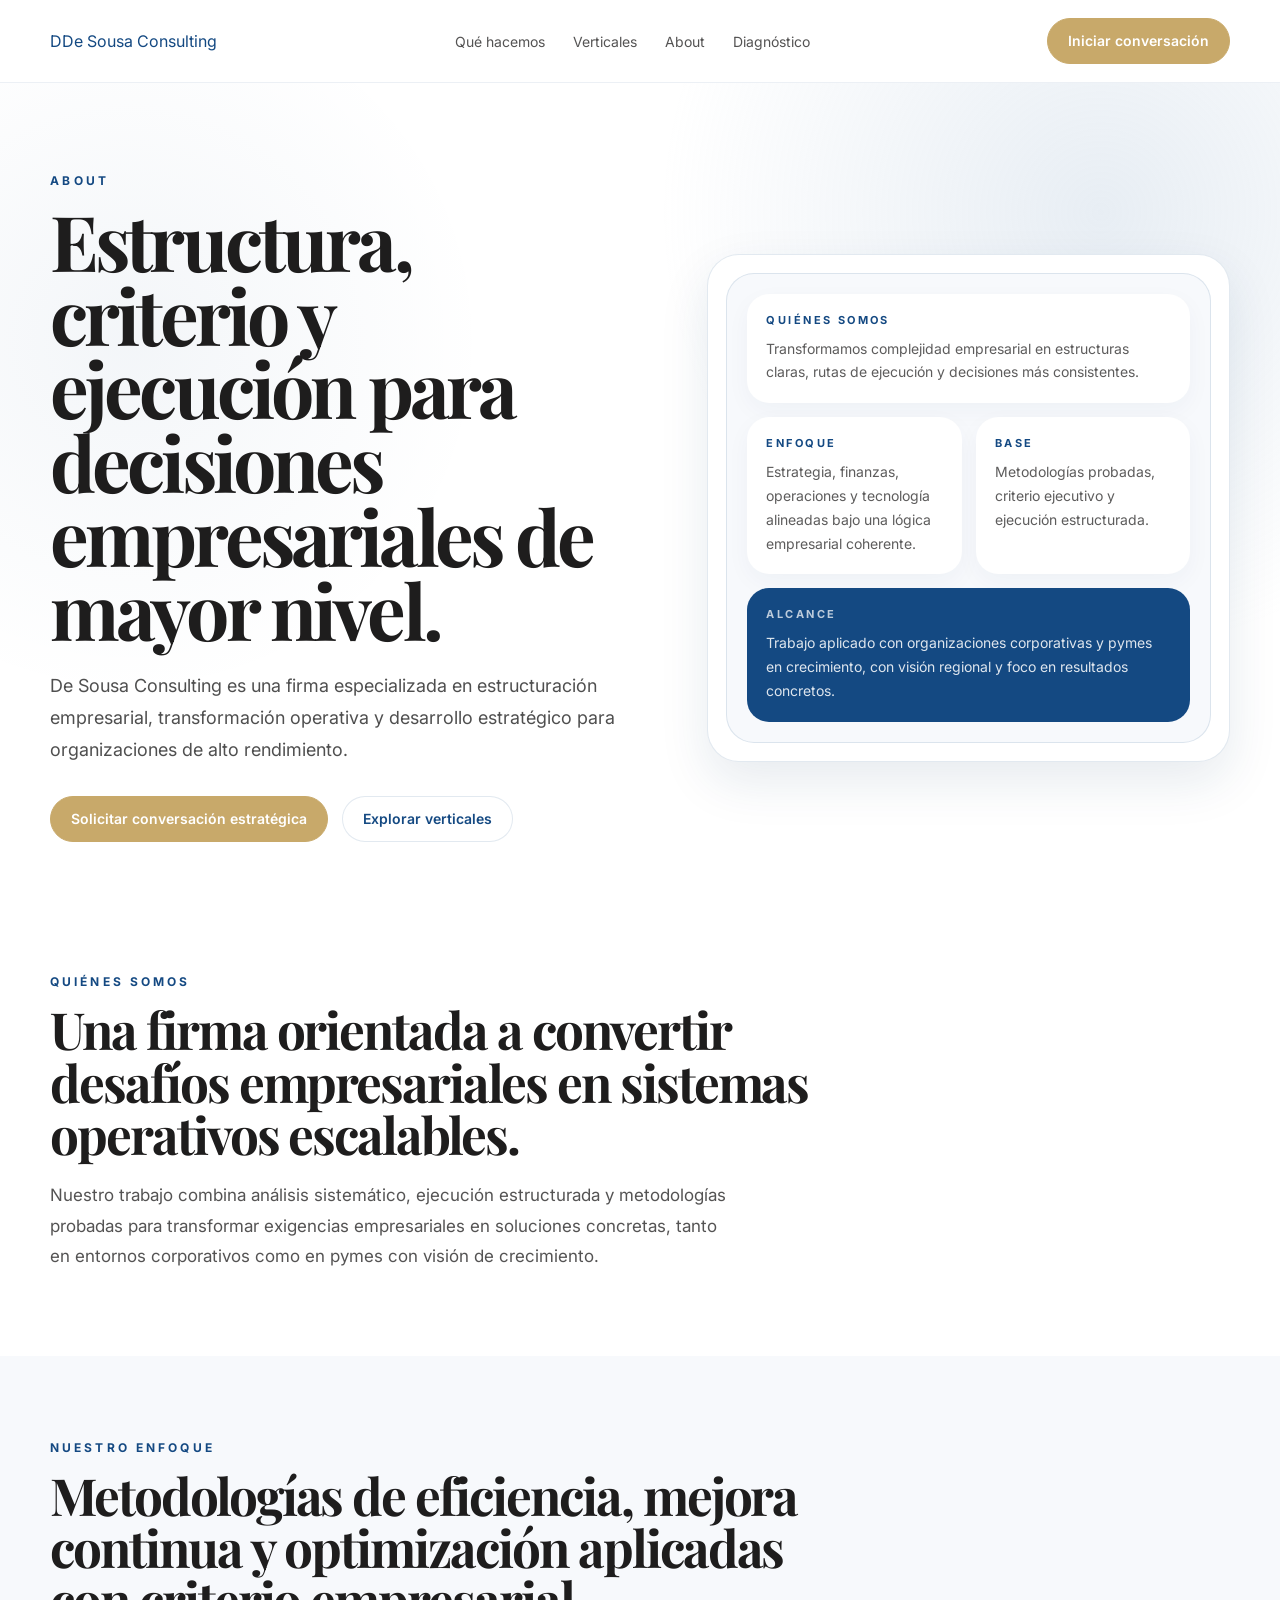
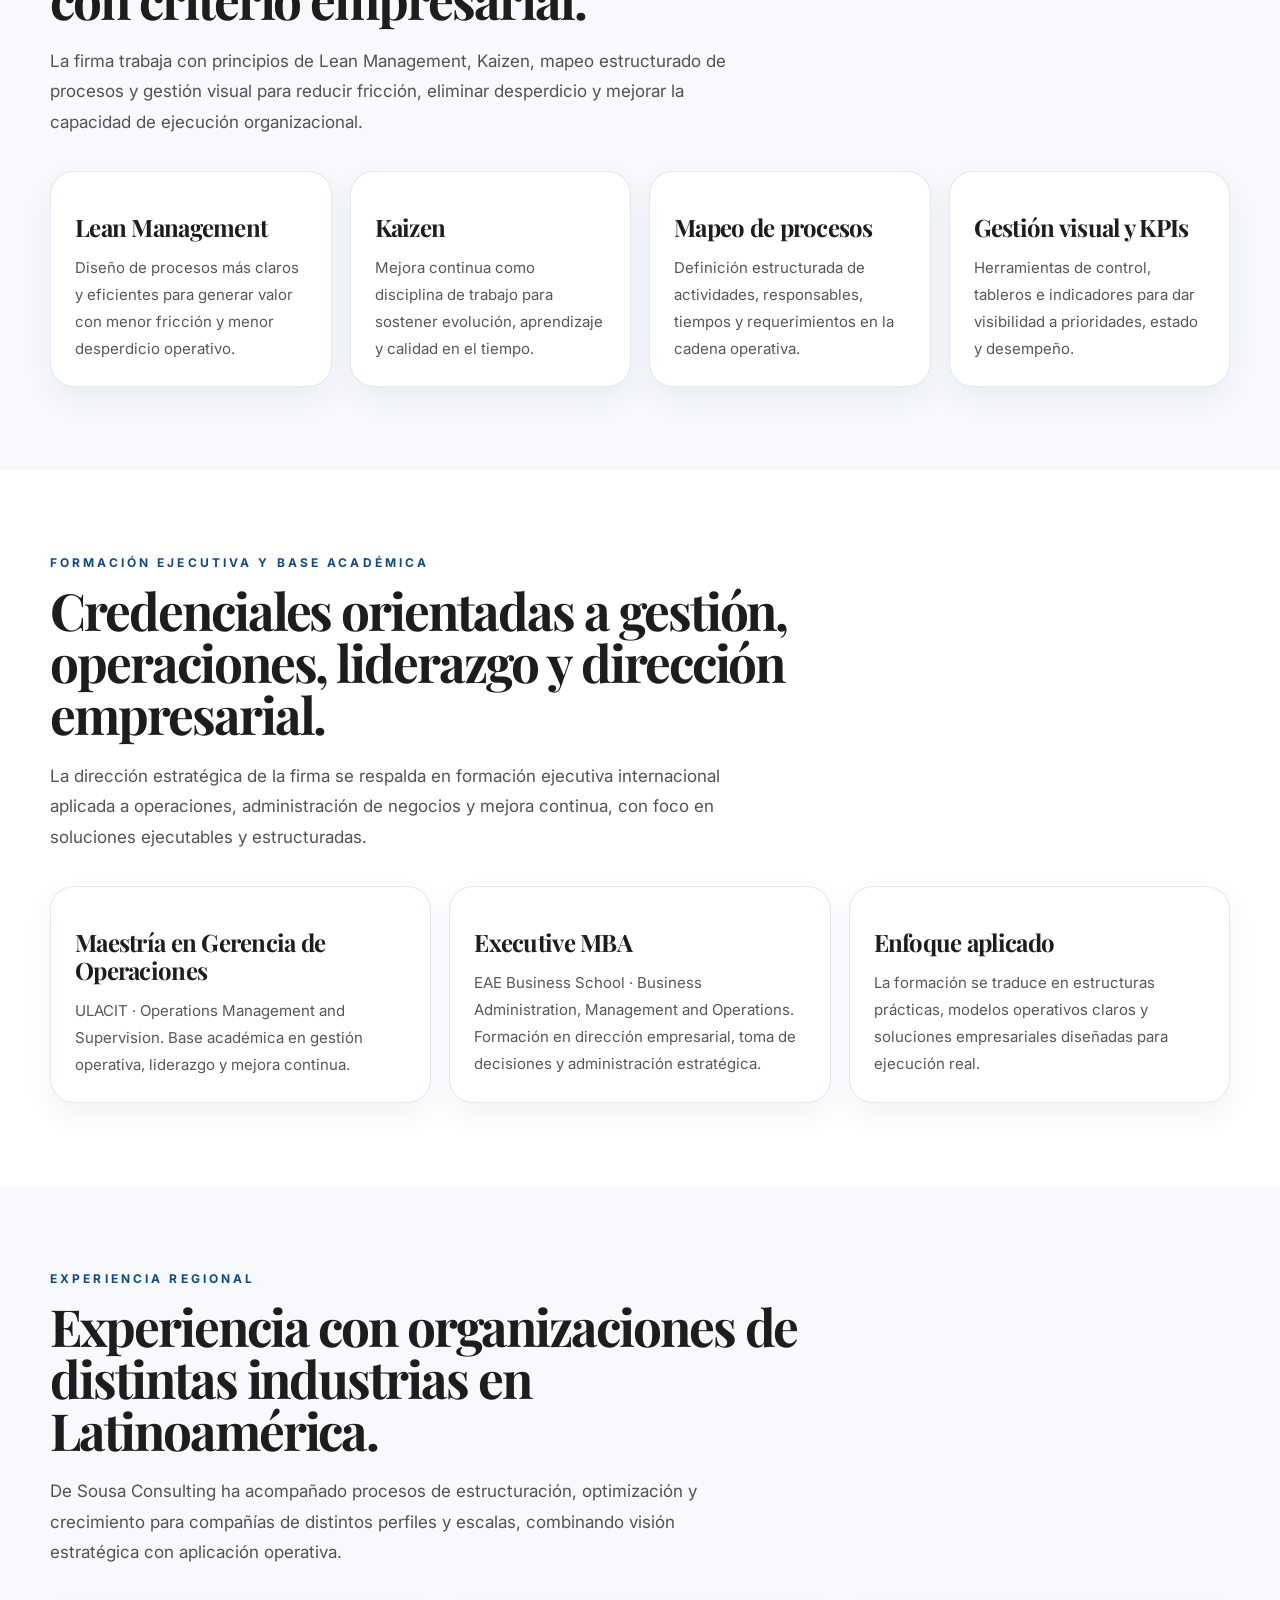
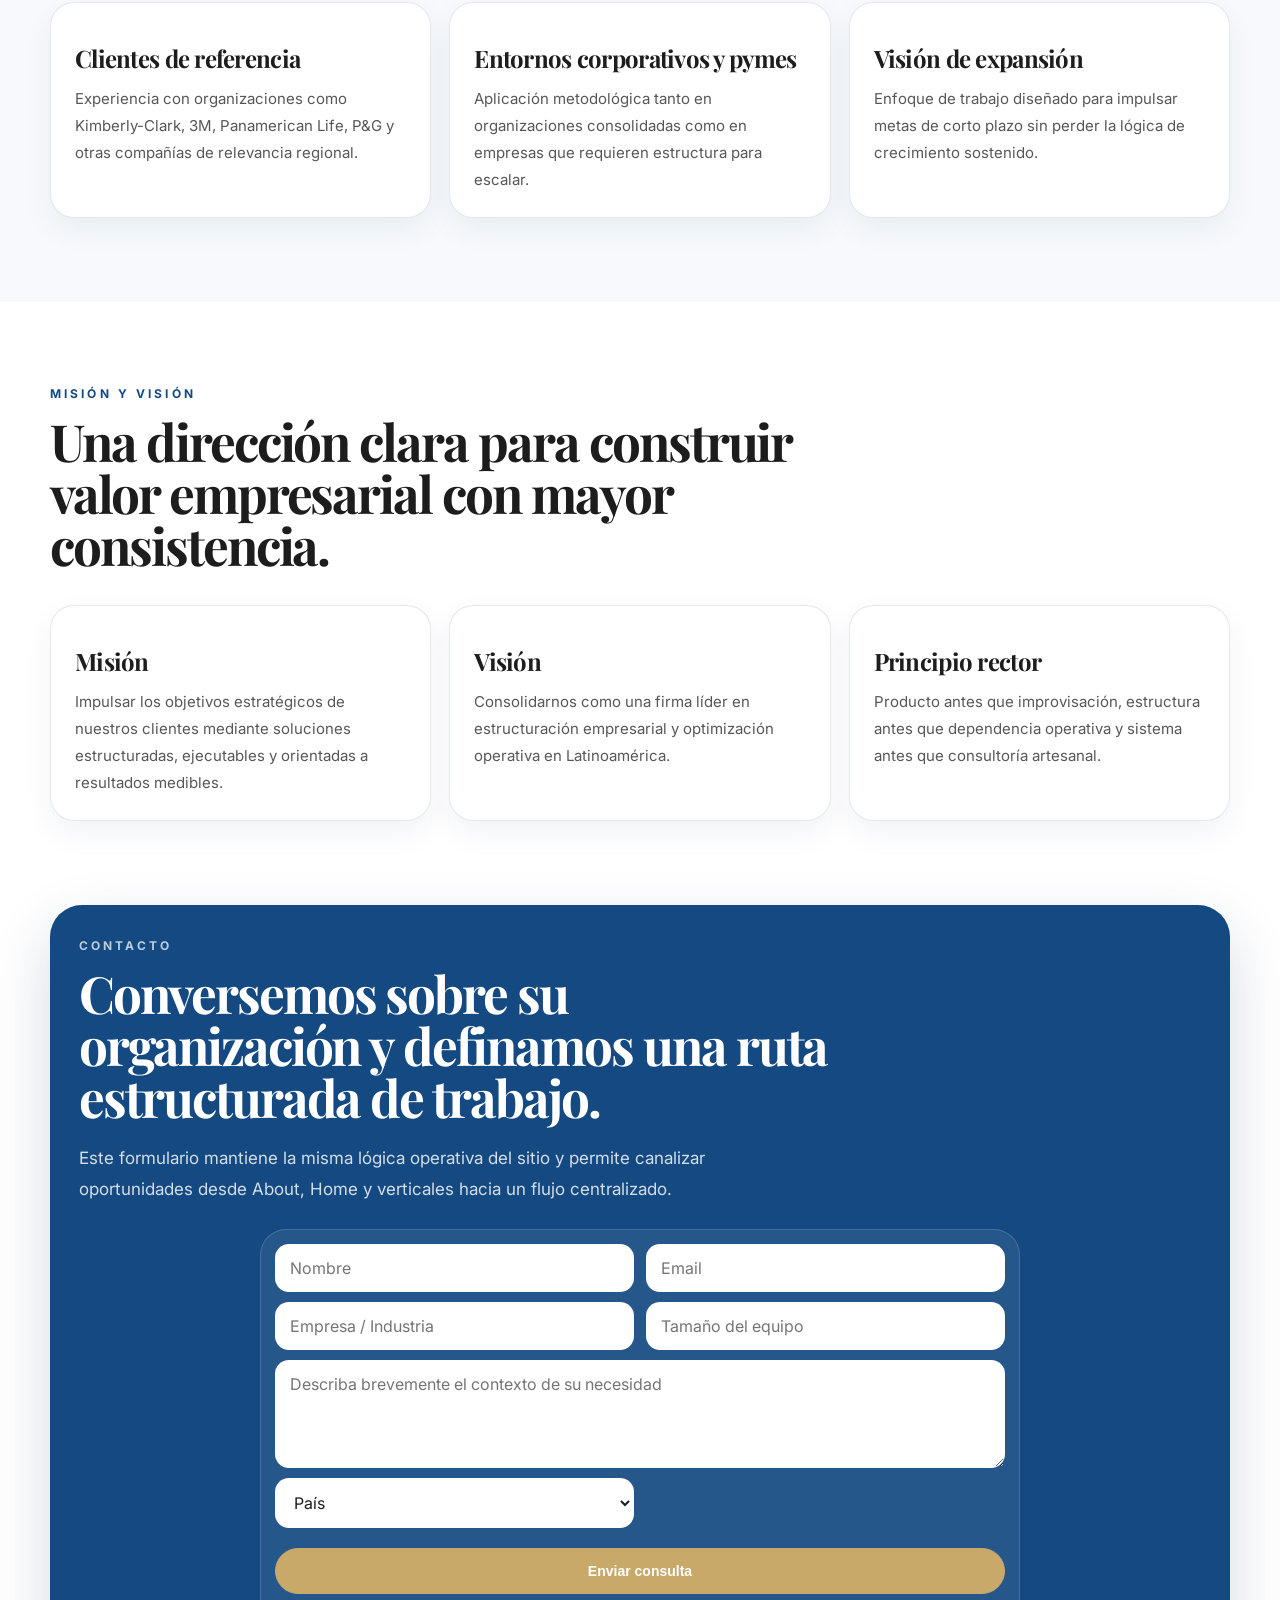
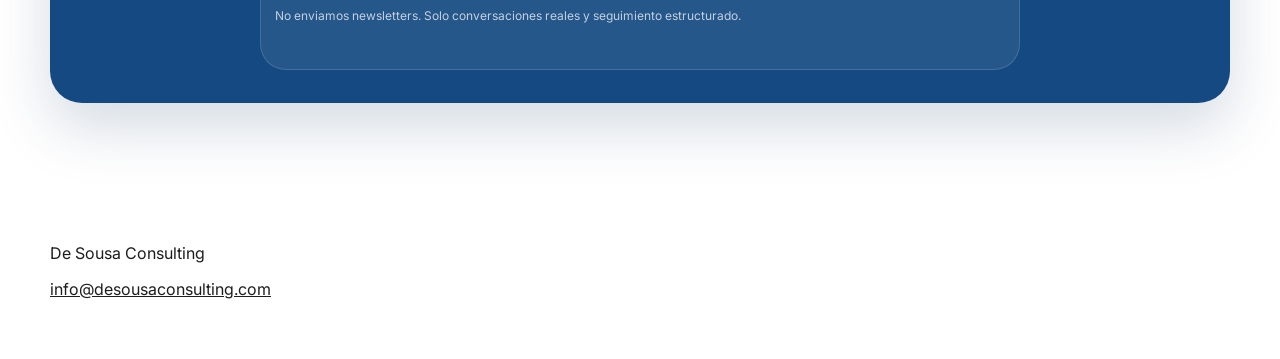
<file: about/index.html>
<!doctype html>
<html lang="es">
  <head>
    <meta charset="utf-8" />
    <meta name="viewport" content="width=device-width,initial-scale=1" />
    <title>About — De Sousa Consulting</title>

    <meta
      name="description"
      content="Conozca a De Sousa Consulting, su enfoque metodológico, credenciales ejecutivas y experiencia regional en estructuración empresarial, operaciones y estrategia."
    />
    <meta name="theme-color" content="#144982" />
    <meta name="mobile-web-app-capable" content="yes" />
    <meta name="apple-mobile-web-app-capable" content="yes" />
    <meta name="apple-mobile-web-app-status-bar-style" content="default" />
    <meta name="apple-mobile-web-app-title" content="De Sousa Consulting" />

    <link rel="icon" type="image/png" href="/assets/favicon-desousa.png" />
    <link rel="apple-touch-icon" href="/assets/apple-touch-icon.png" />
    <link rel="manifest" href="/manifest.webmanifest" />
    <link rel="preconnect" href="https://fonts.googleapis.com" />
    <link rel="preconnect" href="https://fonts.gstatic.com" crossorigin />
    <link
      href="https://fonts.googleapis.com/css2?family=Inter:wght@400;500;600;700&family=Playfair+Display:wght@600;700&display=swap"
      rel="stylesheet"
    />
    <link rel="stylesheet" href="/styles.css" />

    <meta property="og:title" content="About — De Sousa Consulting" />
    <meta
      property="og:description"
      content="Firma especializada en estructuración empresarial, transformación operativa y desarrollo estratégico para organizaciones de alto rendimiento."
    />
    <meta property="og:type" content="website" />
    <meta property="og:site_name" content="De Sousa Consulting" />
    <meta property="og:url" content="https://desousaconsulting.com/about/" />
    <meta property="og:image" content="https://desousaconsulting.com/assets/og-about.jpg" />
    <link rel="canonical" href="https://desousaconsulting.com/about/" />

    <meta name="twitter:card" content="summary_large_image" />
    <meta name="twitter:title" content="About — De Sousa Consulting" />
    <meta
      name="twitter:description"
      content="Experiencia, credenciales y enfoque metodológico aplicados a estrategia, operaciones y transformación empresarial."
    />
    <meta name="twitter:image" content="https://desousaconsulting.com/assets/og-about.jpg" />

    <script src="https://challenges.cloudflare.com/turnstile/v0/api.js" async defer></script>
    <script defer src="/config.js"></script>
    <script defer src="/app.js"></script>
    <script defer src="/pwa.js"></script>
  </head>

  <body>
    <header class="site-header">
      <div class="wrap header-inner">
        <a href="/" class="brand" aria-label="Inicio De Sousa Consulting">
          <span class="brand-mark">D</span>
          <span class="brand-text">De Sousa Consulting</span>
        </a>

        <nav class="site-nav" aria-label="Navegación principal">
          <a href="/#que-hacemos">Qué hacemos</a>
          <a href="/#verticales">Verticales</a>
          <a href="/about/">About</a>
          <a href="/#diagnostico">Diagnóstico</a>
        </nav>

        <a class="btn" href="#contacto">Iniciar conversación</a>
      </div>
    </header>

    <main id="top">
      <section class="hero" aria-labelledby="hero-title">
        <div class="wrap hero-grid">
          <div>
            <p class="eyebrow">About</p>
            <h1 id="hero-title">Estructura, criterio y ejecución para decisiones empresariales de mayor nivel.</h1>
            <p class="lead">
              De Sousa Consulting es una firma especializada en estructuración empresarial, transformación operativa y desarrollo estratégico para organizaciones de alto rendimiento.
            </p>
            <div class="cta-row">
              <a class="btn" href="#contacto">Solicitar conversación estratégica</a>
              <a class="btn secondary" href="/#verticales">Explorar verticales</a>
            </div>
          </div>

          <div class="hero-panel" aria-label="Resumen institucional">
            <div class="hero-panel-inner">
              <div class="info-card">
                <p class="mini-label">Quiénes somos</p>
                <p class="mini-copy">
                  Transformamos complejidad empresarial en estructuras claras, rutas de ejecución y decisiones más consistentes.
                </p>
              </div>

              <div class="info-grid-2">
                <div class="info-card">
                  <p class="mini-label">Enfoque</p>
                  <p class="mini-copy">Estrategia, finanzas, operaciones y tecnología alineadas bajo una lógica empresarial coherente.</p>
                </div>
                <div class="info-card">
                  <p class="mini-label">Base</p>
                  <p class="mini-copy">Metodologías probadas, criterio ejecutivo y ejecución estructurada.</p>
                </div>
              </div>

              <div class="info-card dark">
                <p class="mini-label">Alcance</p>
                <p class="mini-copy">
                  Trabajo aplicado con organizaciones corporativas y pymes en crecimiento, con visión regional y foco en resultados concretos.
                </p>
              </div>
            </div>
          </div>
        </div>
      </section>

      <section class="section" id="quienes-somos" aria-labelledby="quienes-somos-title">
        <div class="wrap">
          <div class="section-header">
            <p class="section-label">Quiénes somos</p>
            <h2 id="quienes-somos-title">Una firma orientada a convertir desafíos empresariales en sistemas operativos escalables.</h2>
            <p class="section-intro">
              Nuestro trabajo combina análisis sistemático, ejecución estructurada y metodologías probadas para transformar exigencias empresariales en soluciones concretas, tanto en entornos corporativos como en pymes con visión de crecimiento.
            </p>
          </div>
        </div>
      </section>

      <section class="section alt" id="enfoque" aria-labelledby="enfoque-title">
        <div class="wrap">
          <div class="section-header">
            <p class="section-label">Nuestro enfoque</p>
            <h2 id="enfoque-title">Metodologías de eficiencia, mejora continua y optimización aplicadas con criterio empresarial.</h2>
            <p class="section-intro">
              La firma trabaja con principios de Lean Management, Kaizen, mapeo estructurado de procesos y gestión visual para reducir fricción, eliminar desperdicio y mejorar la capacidad de ejecución organizacional.
            </p>
          </div>

          <div class="grid-4">
            <article class="feature-card">
              <h3>Lean Management</h3>
              <p>Diseño de procesos más claros y eficientes para generar valor con menor fricción y menor desperdicio operativo.</p>
            </article>

            <article class="feature-card">
              <h3>Kaizen</h3>
              <p>Mejora continua como disciplina de trabajo para sostener evolución, aprendizaje y calidad en el tiempo.</p>
            </article>

            <article class="feature-card">
              <h3>Mapeo de procesos</h3>
              <p>Definición estructurada de actividades, responsables, tiempos y requerimientos en la cadena operativa.</p>
            </article>

            <article class="feature-card">
              <h3>Gestión visual y KPIs</h3>
              <p>Herramientas de control, tableros e indicadores para dar visibilidad a prioridades, estado y desempeño.</p>
            </article>
          </div>
        </div>
      </section>

      <section class="section" id="credenciales" aria-labelledby="credenciales-title">
        <div class="wrap">
          <div class="section-header">
            <p class="section-label">Formación ejecutiva y base académica</p>
            <h2 id="credenciales-title">Credenciales orientadas a gestión, operaciones, liderazgo y dirección empresarial.</h2>
            <p class="section-intro">
              La dirección estratégica de la firma se respalda en formación ejecutiva internacional aplicada a operaciones, administración de negocios y mejora continua, con foco en soluciones ejecutables y estructuradas.
            </p>
          </div>

          <div class="grid-3">
            <article class="feature-card">
              <h3>Maestría en Gerencia de Operaciones</h3>
              <p>ULACIT · Operations Management and Supervision. Base académica en gestión operativa, liderazgo y mejora continua.</p>
            </article>

            <article class="feature-card">
              <h3>Executive MBA</h3>
              <p>EAE Business School · Business Administration, Management and Operations. Formación en dirección empresarial, toma de decisiones y administración estratégica.</p>
            </article>

            <article class="feature-card">
              <h3>Enfoque aplicado</h3>
              <p>La formación se traduce en estructuras prácticas, modelos operativos claros y soluciones empresariales diseñadas para ejecución real.</p>
            </article>
          </div>
        </div>
      </section>

      <section class="section alt" id="experiencia" aria-labelledby="experiencia-title">
        <div class="wrap">
          <div class="section-header">
            <p class="section-label">Experiencia regional</p>
            <h2 id="experiencia-title">Experiencia con organizaciones de distintas industrias en Latinoamérica.</h2>
            <p class="section-intro">
              De Sousa Consulting ha acompañado procesos de estructuración, optimización y crecimiento para compañías de distintos perfiles y escalas, combinando visión estratégica con aplicación operativa.
            </p>
          </div>

          <div class="grid-3">
            <article class="feature-card">
              <h3>Clientes de referencia</h3>
              <p>Experiencia con organizaciones como Kimberly-Clark, 3M, Panamerican Life, P&amp;G y otras compañías de relevancia regional.</p>
            </article>

            <article class="feature-card">
              <h3>Entornos corporativos y pymes</h3>
              <p>Aplicación metodológica tanto en organizaciones consolidadas como en empresas que requieren estructura para escalar.</p>
            </article>

            <article class="feature-card">
              <h3>Visión de expansión</h3>
              <p>Enfoque de trabajo diseñado para impulsar metas de corto plazo sin perder la lógica de crecimiento sostenido.</p>
            </article>
          </div>
        </div>
      </section>

      <section class="section" id="mision-vision" aria-labelledby="mision-vision-title">
        <div class="wrap">
          <div class="section-header">
            <p class="section-label">Misión y visión</p>
            <h2 id="mision-vision-title">Una dirección clara para construir valor empresarial con mayor consistencia.</h2>
          </div>

          <div class="grid-3">
            <article class="feature-card">
              <h3>Misión</h3>
              <p>Impulsar los objetivos estratégicos de nuestros clientes mediante soluciones estructuradas, ejecutables y orientadas a resultados medibles.</p>
            </article>

            <article class="feature-card">
              <h3>Visión</h3>
              <p>Consolidarnos como una firma líder en estructuración empresarial y optimización operativa en Latinoamérica.</p>
            </article>

            <article class="feature-card">
              <h3>Principio rector</h3>
              <p>Producto antes que improvisación, estructura antes que dependencia operativa y sistema antes que consultoría artesanal.</p>
            </article>
          </div>
        </div>
      </section>

      <section class="cta-section" id="contacto" aria-labelledby="contacto-title">
        <div class="wrap">
          <div class="cta-panel">
            <div class="section-header">
              <p class="section-label">Contacto</p>
              <h2 id="contacto-title">Conversemos sobre su organización y definamos una ruta estructurada de trabajo.</h2>
              <p class="section-intro">
                Este formulario mantiene la misma lógica operativa del sitio y permite canalizar oportunidades desde About, Home y verticales hacia un flujo centralizado.
              </p>
            </div>

            <div class="form-card">
              <form id="leadForm" class="form">
                <input type="hidden" name="category" value="about-contact" />
                <input type="hidden" id="requestType" name="requestType" value="conversation" />
                <input type="hidden" id="demoVertical" name="demoVertical" value="about" />

                <div class="form-grid">
                  <input id="name" name="name" placeholder="Nombre" autocomplete="name" required />
                  <input id="email" name="email" type="email" placeholder="Email" autocomplete="email" inputmode="email" required />
                </div>

                <div class="form-grid">
                  <input id="industry" name="industry" placeholder="Empresa / Industria" autocomplete="organization" required />
                  <input id="teamSize" name="teamSize" type="number" min="1" step="1" inputmode="numeric" placeholder="Tamaño del equipo" autocomplete="off" />
                </div>

                <textarea id="pain" name="pain" rows="4" placeholder="Describa brevemente el contexto de su necesidad"></textarea>

                <div class="form-grid">
                  <select id="country" name="country" autocomplete="country-name">
                    <option value="">País</option>
                    <option value="Argentina">Argentina</option>
                    <option value="Australia">Australia</option>
                    <option value="Bolivia">Bolivia</option>
                    <option value="Brasil">Brasil</option>
                    <option value="Canadá">Canadá</option>
                    <option value="Chile">Chile</option>
                    <option value="Colombia">Colombia</option>
                    <option value="Costa Rica">Costa Rica</option>
                    <option value="Ecuador">Ecuador</option>
                    <option value="El Salvador">El Salvador</option>
                    <option value="España">España</option>
                    <option value="Estados Unidos">Estados Unidos</option>
                    <option value="Guatemala">Guatemala</option>
                    <option value="Honduras">Honduras</option>
                    <option value="México">México</option>
                    <option value="Nicaragua">Nicaragua</option>
                    <option value="Panamá">Panamá</option>
                    <option value="Paraguay">Paraguay</option>
                    <option value="Perú">Perú</option>
                    <option value="Puerto Rico">Puerto Rico</option>
                    <option value="República Dominicana">República Dominicana</option>
                    <option value="Uruguay">Uruguay</option>
                    <option value="Venezuela">Venezuela</option>
                    <option value="Otro">Otro</option>
                  </select>

                  <input
                    id="countryOther"
                    name="countryOther"
                    type="text"
                    placeholder="Especifica tu país"
                    autocomplete="off"
                    hidden
                  />
                </div>

                <div class="cf-turnstile" data-sitekey="0x4AAAAAACo2kg_YUeI2tGEs"></div>

                <button type="submit" class="btn">Enviar consulta</button>

                <p class="fine">No enviamos newsletters. Solo conversaciones reales y seguimiento estructurado.</p>
                <p id="formStatus" class="fine" aria-live="polite"></p>
              </form>
            </div>
          </div>
        </div>
      </section>
    </main>

    <footer class="foot">
      <div class="wrap foot-inner">
        <p>De Sousa Consulting</p>
        <p><a href="mailto:info@desousaconsulting.com">info@desousaconsulting.com</a></p>
      </div>
    </footer>
  </body>
</html>
</file>
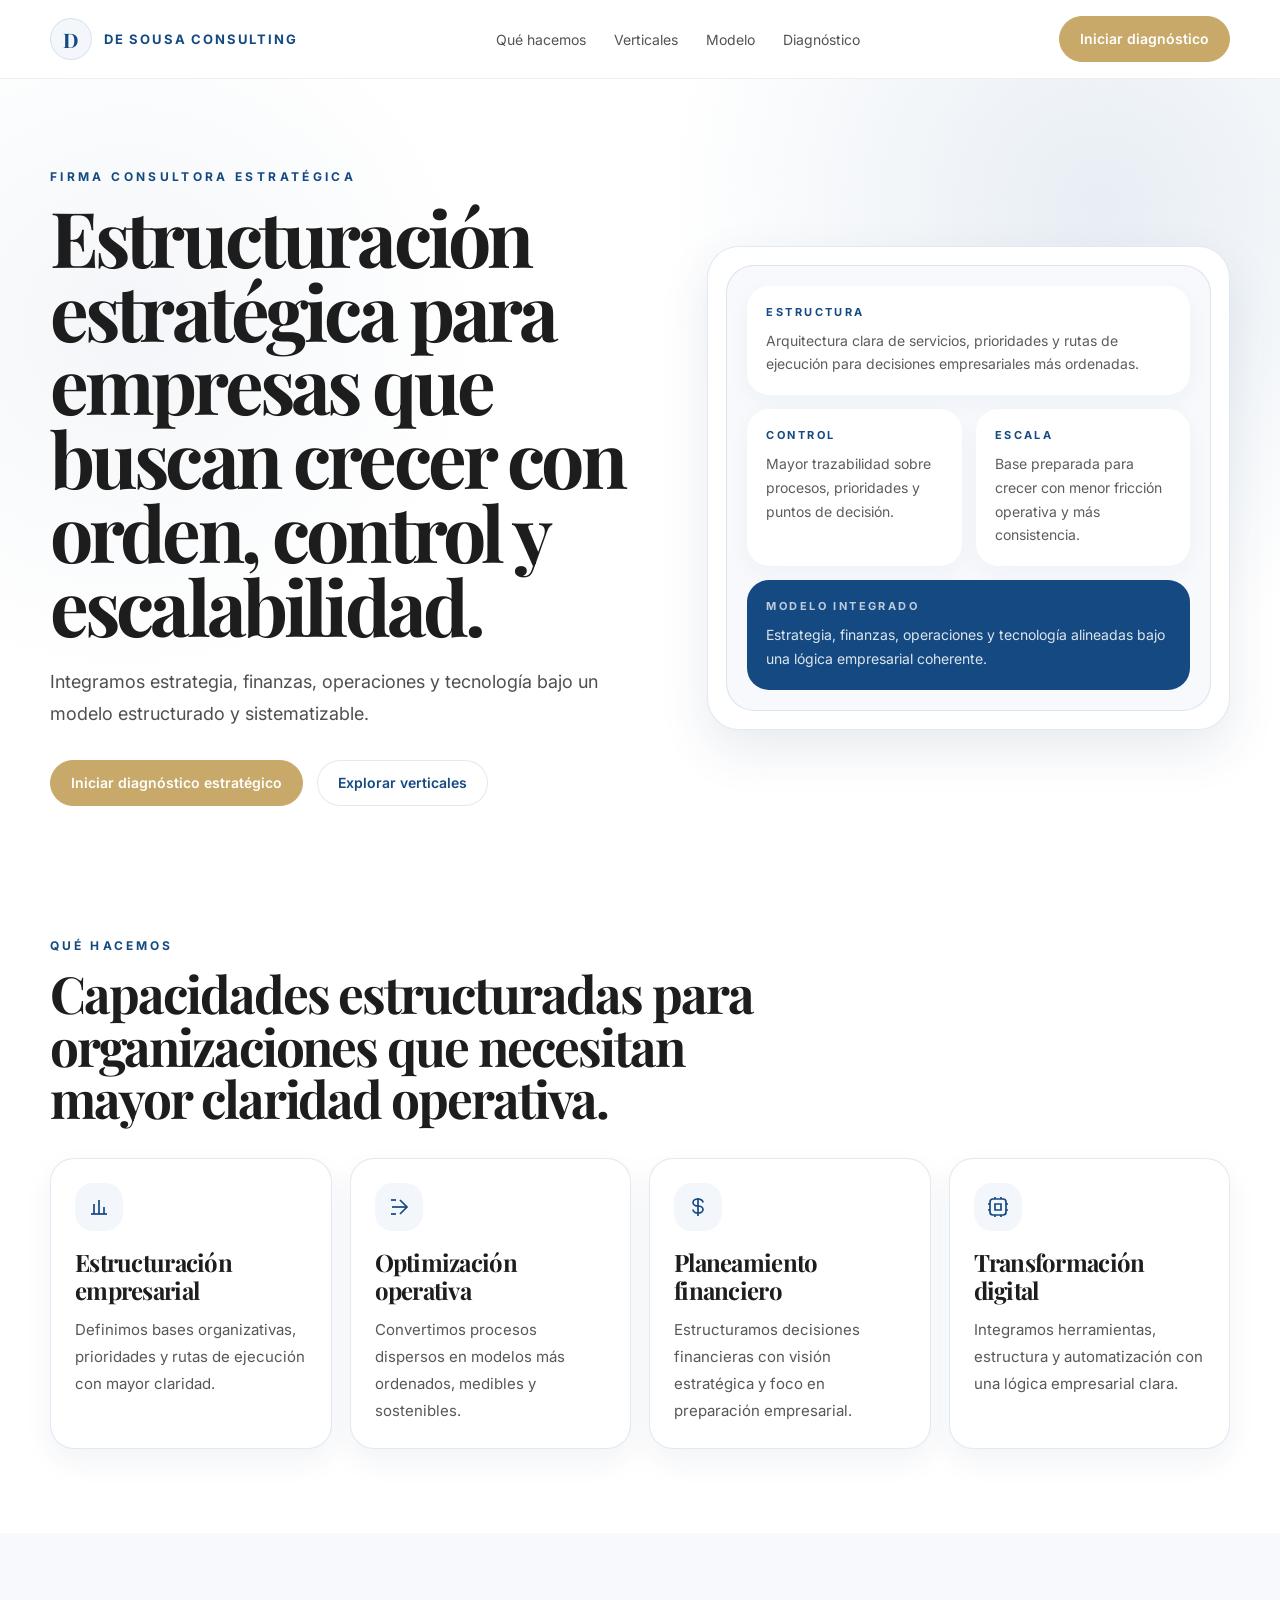
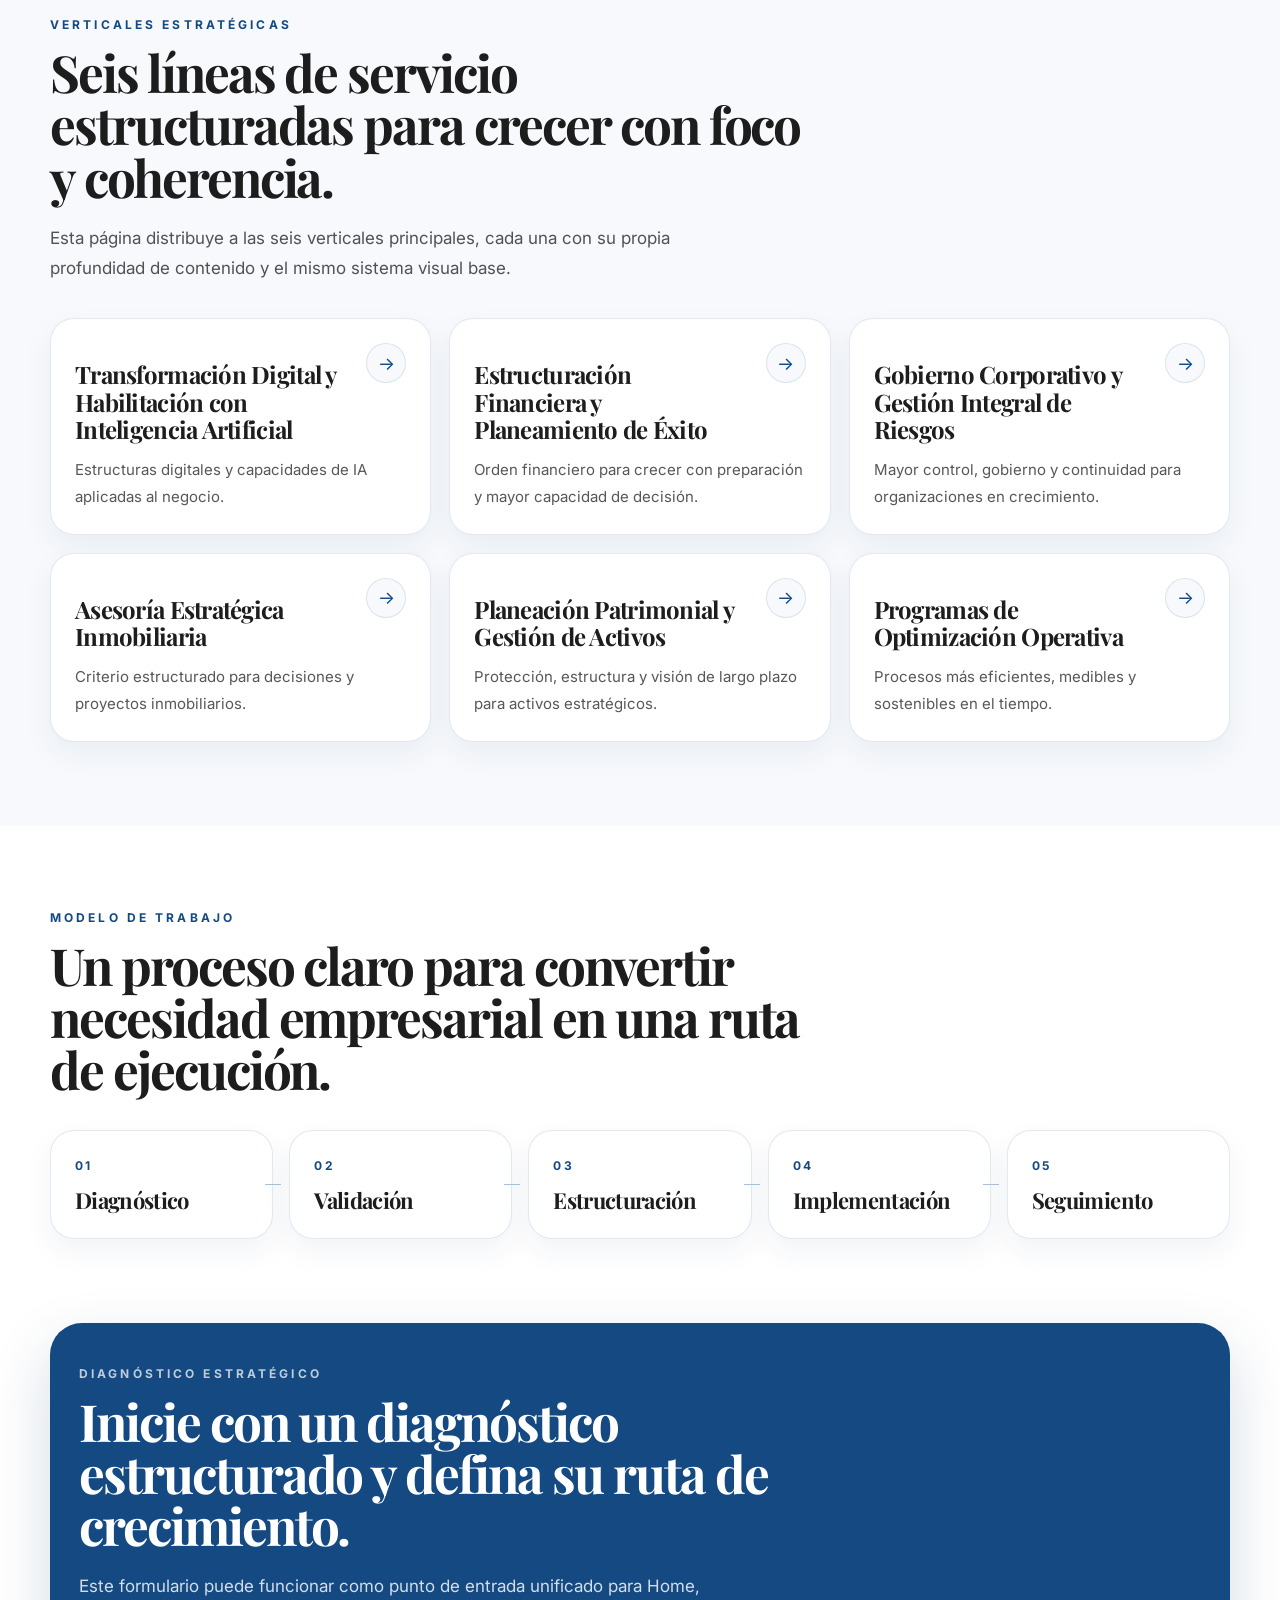
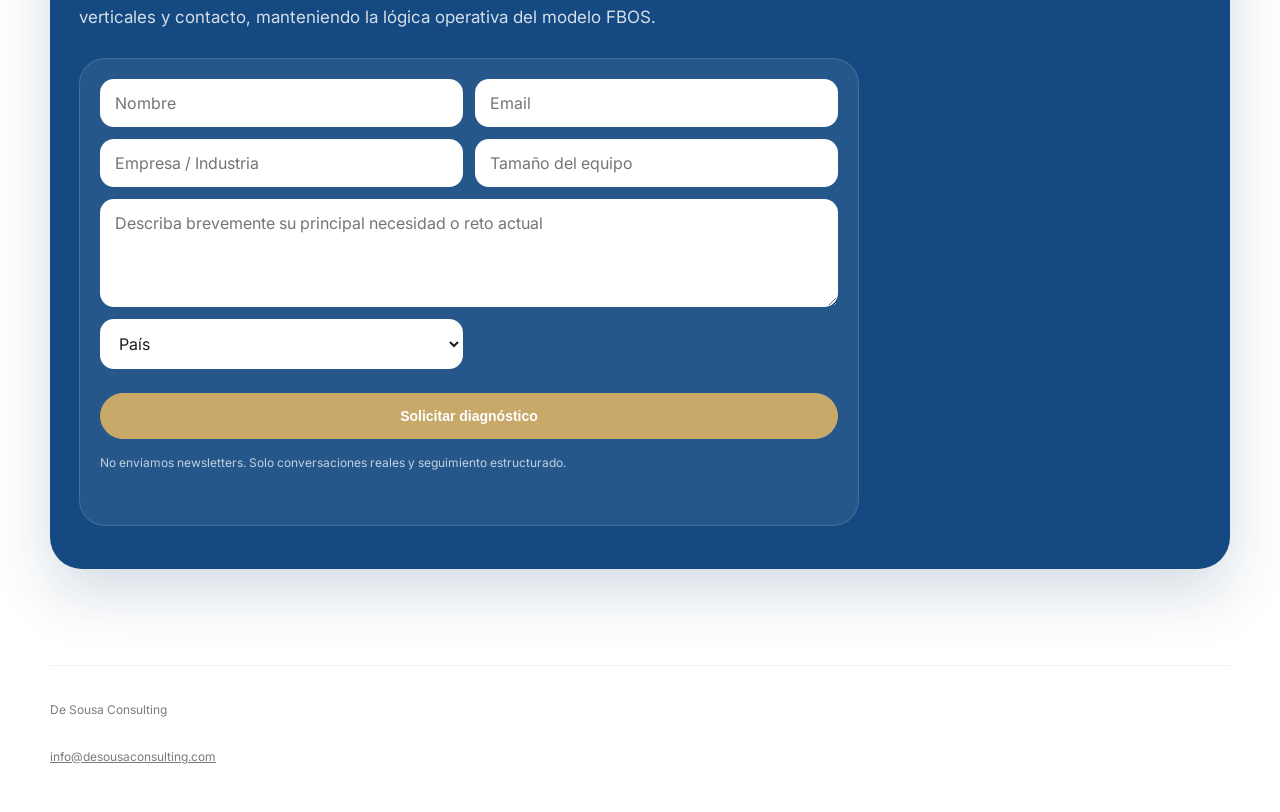
<file: implementations/index.html>
<!doctype html>
<html lang="es">
  <head>
    <meta charset="utf-8" />
    <meta name="viewport" content="width=device-width,initial-scale=1" />
    <title>De Sousa Consulting — Estructuración estratégica</title>

    <meta
      name="description"
      content="De Sousa Consulting integra estrategia, finanzas, operaciones y tecnología bajo un modelo estructurado y sistematizable."
    />
    <meta name="theme-color" content="#144982" />

    <link rel="icon" type="image/png" href="/favicon.png" />
    <link rel="preconnect" href="https://fonts.googleapis.com" />
    <link rel="preconnect" href="https://fonts.gstatic.com" crossorigin />
    <link
      href="https://fonts.googleapis.com/css2?family=Inter:wght@400;500;600;700&family=Playfair+Display:wght@600;700&display=swap"
      rel="stylesheet"
    />

    <meta property="og:title" content="De Sousa Consulting — Estructuración estratégica" />
    <meta
      property="og:description"
      content="Estructuración estratégica para empresas que buscan crecer con orden, control y escalabilidad."
    />
    <meta property="og:type" content="website" />
    <meta property="og:site_name" content="De Sousa Consulting" />
    <meta property="og:url" content="https://desousaconsulting.com/" />
    <meta property="og:image" content="https://desousaconsulting.com/assets/og-desousa.jpg" />
    <link rel="canonical" href="https://desousaconsulting.com/" />

    <meta name="twitter:card" content="summary_large_image" />
    <meta name="twitter:title" content="De Sousa Consulting — Estructuración estratégica" />
    <meta
      name="twitter:description"
      content="Integramos estrategia, finanzas, operaciones y tecnología bajo un modelo estructurado y sistematizable."
    />
    <meta name="twitter:image" content="https://desousaconsulting.com/assets/og-desousa.jpg" />

    <script src="https://challenges.cloudflare.com/turnstile/v0/api.js" async defer></script>
    <script defer src="/config.js"></script>
    <script defer src="/app.js"></script>

    <style>
      :root {
        --primary: #144982;
        --primary-dark: #0f3763;
        --highlight: #abc1d7;
        --neutral-dark: #1e1d1d;
        --neutral-light: #d9d9d9;
        --accent: #c8a96a;
        --surface: #f7f9fc;
        --surface-2: #f3f6fa;
        --border: rgba(20, 73, 130, 0.12);
        --border-soft: rgba(20, 73, 130, 0.08);
        --shadow-soft: 0 12px 30px rgba(15, 55, 99, 0.06);
        --shadow-medium: 0 20px 50px rgba(15, 55, 99, 0.10);
        --radius-card: 24px;
        --radius-pill: 999px;
        --container: 1180px;
      }

      * {
        box-sizing: border-box;
      }

      html {
        scroll-behavior: smooth;
      }

      body {
        margin: 0;
        font-family: "Inter", system-ui, -apple-system, BlinkMacSystemFont, "Segoe UI", sans-serif;
        color: var(--neutral-dark);
        background: #ffffff;
        -webkit-font-smoothing: antialiased;
        text-rendering: optimizeLegibility;
      }

      img {
        max-width: 100%;
        display: block;
      }

      a {
        color: inherit;
      }

      .wrap {
        width: min(var(--container), calc(100% - 40px));
        margin: 0 auto;
      }

      .font-display,
      h1,
      h2,
      h3 {
        font-family: "Playfair Display", Georgia, serif;
      }

      .site-header {
        position: sticky;
        top: 0;
        z-index: 30;
        background: rgba(255, 255, 255, 0.92);
        backdrop-filter: blur(12px);
        -webkit-backdrop-filter: blur(12px);
        border-bottom: 1px solid var(--border-soft);
      }

      .header-inner {
        min-height: 78px;
        display: flex;
        align-items: center;
        justify-content: space-between;
        gap: 20px;
      }

      .brand {
        display: inline-flex;
        align-items: center;
        gap: 12px;
        text-decoration: none;
        color: var(--primary);
      }

      .brand-mark {
        width: 42px;
        height: 42px;
        border-radius: 50%;
        display: inline-flex;
        align-items: center;
        justify-content: center;
        border: 1px solid var(--border);
        background: var(--surface-2);
        font-family: "Playfair Display", Georgia, serif;
        font-size: 20px;
        font-weight: 700;
      }

      .brand-text {
        font-size: 13px;
        font-weight: 700;
        letter-spacing: 0.14em;
        text-transform: uppercase;
      }

      .site-nav {
        display: none;
        align-items: center;
        gap: 28px;
      }

      .site-nav a {
        text-decoration: none;
        font-size: 14px;
        color: rgba(30, 29, 29, 0.76);
        transition: color 0.2s ease;
      }

      .site-nav a:hover {
        color: var(--primary);
      }

      .btn {
        min-height: 46px;
        display: inline-flex;
        align-items: center;
        justify-content: center;
        padding: 12px 20px;
        border-radius: var(--radius-pill);
        border: 1px solid var(--accent);
        background: var(--accent);
        color: #ffffff;
        text-decoration: none;
        font-size: 14px;
        font-weight: 600;
        line-height: 1;
        transition: transform 0.18s ease, filter 0.18s ease, background-color 0.18s ease,
          border-color 0.18s ease;
        cursor: pointer;
      }

      .btn:hover {
        transform: translateY(-1px);
        filter: brightness(0.96);
      }

      .btn.secondary {
        background: #ffffff;
        color: var(--primary);
        border-color: var(--border);
      }

      .btn.secondary:hover {
        background: var(--surface);
        filter: none;
      }

      .hero {
        position: relative;
        overflow: hidden;
        padding: 34px 0 24px;
      }

      .hero::before {
        content: "";
        position: absolute;
        inset: 0;
        background:
          radial-gradient(circle at 86% 16%, rgba(171, 193, 215, 0.28), transparent 34%),
          radial-gradient(circle at 10% 32%, rgba(20, 73, 130, 0.05), transparent 28%);
        pointer-events: none;
      }

      .hero-grid {
        position: relative;
        display: grid;
        gap: 28px;
        align-items: center;
        padding: 32px 0 20px;
      }

      .eyebrow {
        margin: 0 0 16px;
        color: var(--primary);
        font-size: 12px;
        font-weight: 700;
        letter-spacing: 0.28em;
        text-transform: uppercase;
      }

      h1 {
        margin: 0;
        max-width: 12ch;
        font-size: clamp(3rem, 6vw, 5.3rem);
        line-height: 0.96;
        letter-spacing: -0.05em;
      }

      .lead {
        margin: 24px 0 0;
        max-width: 60ch;
        font-size: 18px;
        line-height: 1.78;
        color: rgba(30, 29, 29, 0.78);
      }

      .cta-row {
        display: flex;
        flex-wrap: wrap;
        gap: 14px;
        margin-top: 30px;
      }

      .hero-panel {
        border: 1px solid var(--border);
        border-radius: 32px;
        background: #ffffff;
        padding: 18px;
        box-shadow: var(--shadow-medium);
      }

      .hero-panel-inner {
        border: 1px solid var(--border);
        border-radius: 28px;
        background: var(--surface);
        padding: 20px;
        display: grid;
        gap: 14px;
      }

      .info-card {
        border: 1px solid rgba(255, 255, 255, 0.9);
        border-radius: 22px;
        background: #ffffff;
        padding: 18px;
        box-shadow: 0 8px 24px rgba(15, 55, 99, 0.04);
      }

      .info-card.dark {
        background: var(--primary);
        color: #ffffff;
        border-color: transparent;
        box-shadow: none;
      }

      .info-grid-2 {
        display: grid;
        grid-template-columns: 1fr 1fr;
        gap: 14px;
      }

      .mini-label {
        margin: 0;
        color: var(--primary);
        font-size: 11px;
        font-weight: 700;
        letter-spacing: 0.22em;
        text-transform: uppercase;
      }

      .dark .mini-label {
        color: rgba(255, 255, 255, 0.72);
      }

      .mini-copy {
        margin: 10px 0 0;
        font-size: 14px;
        line-height: 1.7;
        color: rgba(30, 29, 29, 0.72);
      }

      .dark .mini-copy {
        color: rgba(255, 255, 255, 0.86);
      }

      .section {
        padding: 84px 0;
      }

      .section.alt {
        background: var(--surface);
      }

      .section-header {
        max-width: 760px;
      }

      .section-label {
        margin: 0 0 14px;
        color: var(--primary);
        font-size: 12px;
        font-weight: 700;
        letter-spacing: 0.26em;
        text-transform: uppercase;
      }

      h2 {
        margin: 0;
        font-size: clamp(2.2rem, 4vw, 3.6rem);
        line-height: 1.02;
        letter-spacing: -0.04em;
      }

      .section-intro {
        margin: 20px 0 0;
        max-width: 62ch;
        font-size: 17px;
        line-height: 1.8;
        color: rgba(30, 29, 29, 0.76);
      }

      .grid-4,
      .grid-3 {
        display: grid;
        gap: 18px;
        margin-top: 34px;
      }

      .feature-card,
      .vertical-card,
      .timeline-card {
        border: 1px solid var(--border);
        border-radius: var(--radius-card);
        background: #ffffff;
        padding: 24px;
        box-shadow: var(--shadow-soft);
      }

      .feature-icon {
        width: 48px;
        height: 48px;
        display: inline-flex;
        align-items: center;
        justify-content: center;
        border-radius: 18px;
        color: var(--primary);
        background: var(--surface-2);
      }

      .feature-card h3,
      .vertical-card h3,
      .timeline-card h3 {
        margin: 18px 0 0;
        font-size: 24px;
        line-height: 1.15;
        letter-spacing: -0.03em;
      }

      .feature-card p,
      .vertical-card p,
      .timeline-card p {
        margin: 12px 0 0;
        font-size: 15px;
        line-height: 1.8;
        color: rgba(30, 29, 29, 0.74);
      }

      .vertical-card {
        text-decoration: none;
        transition: transform 0.22s ease, border-color 0.22s ease, box-shadow 0.22s ease;
      }

      .vertical-card:hover {
        transform: translateY(-2px);
        border-color: rgba(200, 169, 106, 0.45);
        box-shadow: 0 18px 42px rgba(15, 55, 99, 0.10);
      }

      .vertical-top {
        display: flex;
        align-items: flex-start;
        justify-content: space-between;
        gap: 18px;
      }

      .vertical-arrow {
        width: 40px;
        height: 40px;
        flex: 0 0 40px;
        display: inline-flex;
        align-items: center;
        justify-content: center;
        border-radius: 50%;
        border: 1px solid var(--border);
        background: var(--surface);
        color: var(--primary);
        font-size: 18px;
      }

      .timeline-desktop {
        display: none;
        gap: 16px;
        margin-top: 34px;
      }

      .timeline-mobile {
        display: grid;
        gap: 14px;
        margin-top: 34px;
      }

      .timeline-step {
        display: flex;
        gap: 14px;
        align-items: flex-start;
        border: 1px solid var(--border);
        border-radius: 22px;
        background: #ffffff;
        padding: 18px;
        box-shadow: var(--shadow-soft);
      }

      .step-num {
        width: 42px;
        height: 42px;
        flex: 0 0 42px;
        display: inline-flex;
        align-items: center;
        justify-content: center;
        border-radius: 50%;
        background: var(--primary);
        color: #ffffff;
        font-size: 13px;
        font-weight: 700;
      }

      .timeline-card .step-label {
        margin: 0;
        color: var(--primary);
        font-size: 12px;
        font-weight: 700;
        letter-spacing: 0.2em;
        text-transform: uppercase;
      }

      .timeline-card h3 {
        font-size: 22px;
        margin-top: 12px;
      }

      .timeline-connector {
        display: none;
      }

      .cta-section {
        padding: 0 0 96px;
      }

      .cta-panel {
        border: 1px solid rgba(20, 73, 130, 0.12);
        border-radius: 32px;
        background: var(--primary);
        color: #ffffff;
        padding: 42px 28px;
        box-shadow: 0 24px 60px rgba(15, 55, 99, 0.18);
      }

      .cta-panel .section-label {
        color: rgba(255, 255, 255, 0.72);
      }

      .cta-panel h2 {
        color: #ffffff;
      }

      .cta-panel .section-intro {
        color: rgba(255, 255, 255, 0.82);
      }

      .form-card {
        margin-top: 26px;
        max-width: 780px;
        border: 1px solid rgba(255, 255, 255, 0.14);
        border-radius: 26px;
        background: rgba(255, 255, 255, 0.08);
        padding: 20px;
      }

      .form {
        display: grid;
        gap: 12px;
      }

      .form-grid {
        display: grid;
        gap: 12px;
      }

      input,
      textarea,
      select {
        width: 100%;
        padding: 13px 14px;
        border-radius: 14px;
        border: 1px solid rgba(255, 255, 255, 0.18);
        background: #ffffff;
        color: var(--neutral-dark);
        font: inherit;
        transition: border-color 0.18s ease, box-shadow 0.18s ease;
      }

      input:focus,
      textarea:focus,
      select:focus {
        outline: none;
        border-color: var(--accent);
        box-shadow: 0 0 0 4px rgba(200, 169, 106, 0.18);
      }

      textarea {
        resize: vertical;
      }

      .fine {
        margin: 2px 0 0;
        font-size: 12px;
        line-height: 1.6;
        color: rgba(255, 255, 255, 0.72);
      }

      #formStatus {
        min-height: 18px;
      }

      .foot {
        padding: 0 0 36px;
      }

      .foot-inner {
        padding-top: 24px;
        border-top: 1px solid var(--border-soft);
        display: flex;
        flex-direction: column;
        gap: 8px;
        font-size: 12px;
        color: rgba(30, 29, 29, 0.58);
      }

      @media (min-width: 860px) {
        .site-nav {
          display: inline-flex;
        }

        .hero-grid {
          grid-template-columns: 1.08fr 0.92fr;
          gap: 44px;
          padding: 56px 0 24px;
        }

        .grid-4 {
          grid-template-columns: repeat(2, minmax(0, 1fr));
        }

        .grid-3 {
          grid-template-columns: repeat(2, minmax(0, 1fr));
        }

        .form-grid {
          grid-template-columns: 1fr 1fr;
        }
      }

      @media (min-width: 1120px) {
        .grid-4 {
          grid-template-columns: repeat(4, minmax(0, 1fr));
        }

        .grid-3 {
          grid-template-columns: repeat(3, minmax(0, 1fr));
        }

        .timeline-desktop {
          display: grid;
          grid-template-columns: repeat(5, minmax(0, 1fr));
        }

        .timeline-mobile {
          display: none;
        }

        .timeline-item {
          position: relative;
        }

        .timeline-connector {
          display: block;
          position: absolute;
          top: 50%;
          right: -8px;
          width: 16px;
          height: 1px;
          background: var(--highlight);
        }
      }
    </style>
  </head>

  <body>
    <header class="site-header">
      <div class="wrap header-inner">
        <a href="#top" class="brand" aria-label="Inicio De Sousa Consulting">
          <span class="brand-mark">D</span>
          <span class="brand-text">De Sousa Consulting</span>
        </a>

        <nav class="site-nav" aria-label="Navegación principal">
          <a href="#que-hacemos">Qué hacemos</a>
          <a href="#verticales">Verticales</a>
          <a href="#modelo">Modelo</a>
          <a href="#diagnostico">Diagnóstico</a>
        </nav>

        <a class="btn" href="#diagnostico">Iniciar diagnóstico</a>
      </div>
    </header>

    <main id="top">
      <section class="hero" aria-labelledby="hero-title">
        <div class="wrap hero-grid">
          <div>
            <p class="eyebrow">Firma consultora estratégica</p>
            <h1 id="hero-title">
              Estructuración estratégica para empresas que buscan crecer con orden, control y escalabilidad.
            </h1>
            <p class="lead">
              Integramos estrategia, finanzas, operaciones y tecnología bajo un modelo estructurado y sistematizable.
            </p>
            <div class="cta-row">
              <a class="btn" href="#diagnostico">Iniciar diagnóstico estratégico</a>
              <a class="btn secondary" href="#verticales">Explorar verticales</a>
            </div>
          </div>

          <div class="hero-panel" aria-label="Resumen del modelo de trabajo">
            <div class="hero-panel-inner">
              <div class="info-card">
                <p class="mini-label">Estructura</p>
                <p class="mini-copy">
                  Arquitectura clara de servicios, prioridades y rutas de ejecución para decisiones empresariales más ordenadas.
                </p>
              </div>

              <div class="info-grid-2">
                <div class="info-card">
                  <p class="mini-label">Control</p>
                  <p class="mini-copy">Mayor trazabilidad sobre procesos, prioridades y puntos de decisión.</p>
                </div>
                <div class="info-card">
                  <p class="mini-label">Escala</p>
                  <p class="mini-copy">Base preparada para crecer con menor fricción operativa y más consistencia.</p>
                </div>
              </div>

              <div class="info-card dark">
                <p class="mini-label">Modelo integrado</p>
                <p class="mini-copy">
                  Estrategia, finanzas, operaciones y tecnología alineadas bajo una lógica empresarial coherente.
                </p>
              </div>
            </div>
          </div>
        </div>
      </section>

      <section class="section" id="que-hacemos" aria-labelledby="que-hacemos-title">
        <div class="wrap">
          <div class="section-header">
            <p class="section-label">Qué hacemos</p>
            <h2 id="que-hacemos-title">
              Capacidades estructuradas para organizaciones que necesitan mayor claridad operativa.
            </h2>
          </div>

          <div class="grid-4">
            <article class="feature-card">
              <div class="feature-icon" aria-hidden="true">
                <svg viewBox="0 0 24 24" width="24" height="24" fill="none" stroke="currentColor" stroke-width="1.7">
                  <path d="M4 19h16"></path>
                  <path d="M7 19V9"></path>
                  <path d="M12 19V5"></path>
                  <path d="M17 19v-7"></path>
                </svg>
              </div>
              <h3>Estructuración empresarial</h3>
              <p>Definimos bases organizativas, prioridades y rutas de ejecución con mayor claridad.</p>
            </article>

            <article class="feature-card">
              <div class="feature-icon" aria-hidden="true">
                <svg viewBox="0 0 24 24" width="24" height="24" fill="none" stroke="currentColor" stroke-width="1.7">
                  <path d="M5 12h14"></path>
                  <path d="M13 5l7 7-7 7"></path>
                  <path d="M4 5h5"></path>
                  <path d="M4 19h5"></path>
                </svg>
              </div>
              <h3>Optimización operativa</h3>
              <p>Convertimos procesos dispersos en modelos más ordenados, medibles y sostenibles.</p>
            </article>

            <article class="feature-card">
              <div class="feature-icon" aria-hidden="true">
                <svg viewBox="0 0 24 24" width="24" height="24" fill="none" stroke="currentColor" stroke-width="1.7">
                  <path d="M12 3v18"></path>
                  <path d="M17 7.5c0-1.933-2.239-3.5-5-3.5s-5 1.567-5 3.5 2.239 3.5 5 3.5 5 1.567 5 3.5-2.239 3.5-5 3.5-5-1.567-5-3.5"></path>
                </svg>
              </div>
              <h3>Planeamiento financiero</h3>
              <p>Estructuramos decisiones financieras con visión estratégica y foco en preparación empresarial.</p>
            </article>

            <article class="feature-card">
              <div class="feature-icon" aria-hidden="true">
                <svg viewBox="0 0 24 24" width="24" height="24" fill="none" stroke="currentColor" stroke-width="1.7">
                  <rect x="4" y="4" width="16" height="16" rx="3"></rect>
                  <path d="M9 9h6v6H9z"></path>
                  <path d="M9 2v2M15 2v2M9 20v2M15 20v2M20 9h2M20 15h2M2 9h2M2 15h2"></path>
                </svg>
              </div>
              <h3>Transformación digital</h3>
              <p>Integramos herramientas, estructura y automatización con una lógica empresarial clara.</p>
            </article>
          </div>
        </div>
      </section>

      <section class="section alt" id="verticales" aria-labelledby="verticales-title">
        <div class="wrap">
          <div class="section-header">
            <p class="section-label">Verticales estratégicas</p>
            <h2 id="verticales-title">
              Seis líneas de servicio estructuradas para crecer con foco y coherencia.
            </h2>
            <p class="section-intro">
              Esta página distribuye a las seis verticales principales, cada una con su propia profundidad de contenido y el mismo sistema visual base.
            </p>
          </div>

          <div class="grid-3">
            <a class="vertical-card" href="/verticales/transformacion-digital-ia/">
              <div class="vertical-top">
                <h3>Transformación Digital y Habilitación con Inteligencia Artificial</h3>
                <span class="vertical-arrow" aria-hidden="true">→</span>
              </div>
              <p>Estructuras digitales y capacidades de IA aplicadas al negocio.</p>
            </a>

            <a class="vertical-card" href="/verticales/estructuracion-financiera/">
              <div class="vertical-top">
                <h3>Estructuración Financiera y Planeamiento de Éxito</h3>
                <span class="vertical-arrow" aria-hidden="true">→</span>
              </div>
              <p>Orden financiero para crecer con preparación y mayor capacidad de decisión.</p>
            </a>

            <a class="vertical-card" href="/verticales/gobierno-corporativo-riesgos/">
              <div class="vertical-top">
                <h3>Gobierno Corporativo y Gestión Integral de Riesgos</h3>
                <span class="vertical-arrow" aria-hidden="true">→</span>
              </div>
              <p>Mayor control, gobierno y continuidad para organizaciones en crecimiento.</p>
            </a>

            <a class="vertical-card" href="/verticales/asesoria-inmobiliaria/">
              <div class="vertical-top">
                <h3>Asesoría Estratégica Inmobiliaria</h3>
                <span class="vertical-arrow" aria-hidden="true">→</span>
              </div>
              <p>Criterio estructurado para decisiones y proyectos inmobiliarios.</p>
            </a>

            <a class="vertical-card" href="/verticales/planeacion-patrimonial/">
              <div class="vertical-top">
                <h3>Planeación Patrimonial y Gestión de Activos</h3>
                <span class="vertical-arrow" aria-hidden="true">→</span>
              </div>
              <p>Protección, estructura y visión de largo plazo para activos estratégicos.</p>
            </a>

            <a class="vertical-card" href="/verticales/optimizacion-operativa/">
              <div class="vertical-top">
                <h3>Programas de Optimización Operativa</h3>
                <span class="vertical-arrow" aria-hidden="true">→</span>
              </div>
              <p>Procesos más eficientes, medibles y sostenibles en el tiempo.</p>
            </a>
          </div>
        </div>
      </section>

      <section class="section" id="modelo" aria-labelledby="modelo-title">
        <div class="wrap">
          <div class="section-header">
            <p class="section-label">Modelo de trabajo</p>
            <h2 id="modelo-title">
              Un proceso claro para convertir necesidad empresarial en una ruta de ejecución.
            </h2>
          </div>

          <div class="timeline-desktop" role="list" aria-label="Fases del modelo de trabajo">
            <div class="timeline-item" role="listitem">
              <article class="timeline-card">
                <p class="step-label">01</p>
                <h3>Diagnóstico</h3>
              </article>
              <span class="timeline-connector" aria-hidden="true"></span>
            </div>

            <div class="timeline-item" role="listitem">
              <article class="timeline-card">
                <p class="step-label">02</p>
                <h3>Validación</h3>
              </article>
              <span class="timeline-connector" aria-hidden="true"></span>
            </div>

            <div class="timeline-item" role="listitem">
              <article class="timeline-card">
                <p class="step-label">03</p>
                <h3>Estructuración</h3>
              </article>
              <span class="timeline-connector" aria-hidden="true"></span>
            </div>

            <div class="timeline-item" role="listitem">
              <article class="timeline-card">
                <p class="step-label">04</p>
                <h3>Implementación</h3>
              </article>
              <span class="timeline-connector" aria-hidden="true"></span>
            </div>

            <div class="timeline-item" role="listitem">
              <article class="timeline-card">
                <p class="step-label">05</p>
                <h3>Seguimiento</h3>
              </article>
            </div>
          </div>

          <div class="timeline-mobile">
            <div class="timeline-step">
              <span class="step-num">01</span>
              <div>
                <h3>Diagnóstico</h3>
              </div>
            </div>

            <div class="timeline-step">
              <span class="step-num">02</span>
              <div>
                <h3>Validación</h3>
              </div>
            </div>

            <div class="timeline-step">
              <span class="step-num">03</span>
              <div>
                <h3>Estructuración</h3>
              </div>
            </div>

            <div class="timeline-step">
              <span class="step-num">04</span>
              <div>
                <h3>Implementación</h3>
              </div>
            </div>

            <div class="timeline-step">
              <span class="step-num">05</span>
              <div>
                <h3>Seguimiento</h3>
              </div>
            </div>
          </div>
        </div>
      </section>

      <section class="cta-section" id="diagnostico" aria-labelledby="diagnostico-title">
        <div class="wrap">
          <div class="cta-panel">
            <div class="section-header">
              <p class="section-label">Diagnóstico estratégico</p>
              <h2 id="diagnostico-title">
                Inicie con un diagnóstico estructurado y defina su ruta de crecimiento.
              </h2>
              <p class="section-intro">
                Este formulario puede funcionar como punto de entrada unificado para Home, verticales y contacto, manteniendo la lógica operativa del modelo FBOS.
              </p>
            </div>

            <div class="form-card">
              <form id="leadForm" class="form">
                <input type="hidden" name="category" value="strategic-assessment" />
                <input type="hidden" id="requestType" name="requestType" value="evaluation" />
                <input type="hidden" id="demoVertical" name="demoVertical" value="home" />

                <div class="form-grid">
                  <input id="name" name="name" placeholder="Nombre" autocomplete="name" required />
                  <input id="email" name="email" type="email" placeholder="Email" autocomplete="email" inputmode="email" required />
                </div>

                <div class="form-grid">
                  <input id="industry" name="industry" placeholder="Empresa / Industria" autocomplete="organization" required />
                  <input id="teamSize" name="teamSize" type="number" min="1" step="1" inputmode="numeric" placeholder="Tamaño del equipo" autocomplete="off" />
                </div>

                <textarea id="pain" name="pain" rows="4" placeholder="Describa brevemente su principal necesidad o reto actual"></textarea>

                <div class="form-grid">
                  <select id="country" name="country" autocomplete="country-name">
                    <option value="">País</option>
                    <option value="Argentina">Argentina</option>
                    <option value="Australia">Australia</option>
                    <option value="Bolivia">Bolivia</option>
                    <option value="Brasil">Brasil</option>
                    <option value="Canadá">Canadá</option>
                    <option value="Chile">Chile</option>
                    <option value="Colombia">Colombia</option>
                    <option value="Costa Rica">Costa Rica</option>
                    <option value="Ecuador">Ecuador</option>
                    <option value="El Salvador">El Salvador</option>
                    <option value="España">España</option>
                    <option value="Estados Unidos">Estados Unidos</option>
                    <option value="Guatemala">Guatemala</option>
                    <option value="Honduras">Honduras</option>
                    <option value="México">México</option>
                    <option value="Nicaragua">Nicaragua</option>
                    <option value="Panamá">Panamá</option>
                    <option value="Paraguay">Paraguay</option>
                    <option value="Perú">Perú</option>
                    <option value="Puerto Rico">Puerto Rico</option>
                    <option value="República Dominicana">República Dominicana</option>
                    <option value="Uruguay">Uruguay</option>
                    <option value="Venezuela">Venezuela</option>
                    <option value="Otro">Otro</option>
                  </select>

                  <input
                    id="countryOther"
                    name="countryOther"
                    type="text"
                    placeholder="Especifica tu país"
                    autocomplete="off"
                    hidden
                  />
                </div>

                <div class="cf-turnstile" data-sitekey="0x4AAAAAACo2kg_YUeI2tGEs"></div>

                <button type="submit" class="btn">Solicitar diagnóstico</button>

                <p class="fine">No enviamos newsletters. Solo conversaciones reales y seguimiento estructurado.</p>
                <p id="formStatus" class="fine" aria-live="polite"></p>
              </form>
            </div>
          </div>
        </div>
      </section>
    </main>

    <footer class="foot">
      <div class="wrap foot-inner">
        <p>De Sousa Consulting</p>
        <p><a href="mailto:info@desousaconsulting.com">info@desousaconsulting.com</a></p>
      </div>
    </footer>
  </body>
</html>
</file>
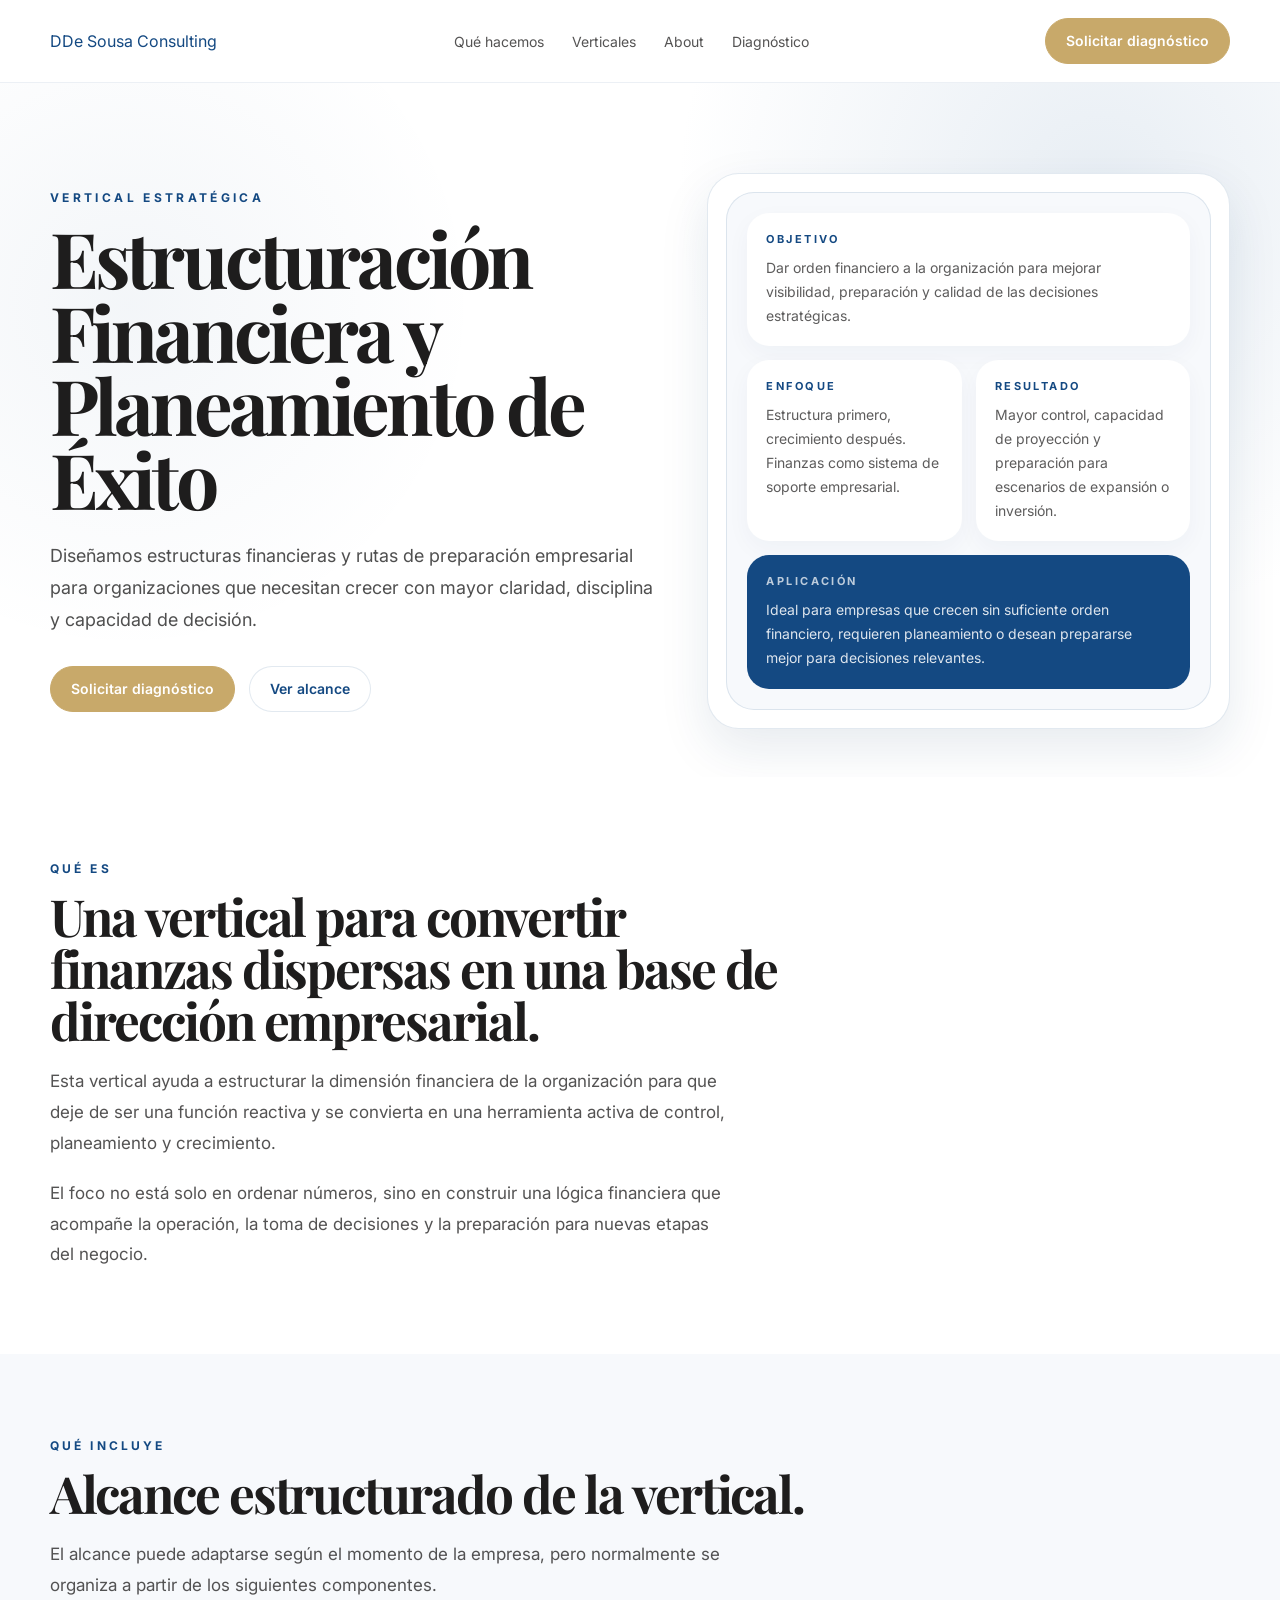
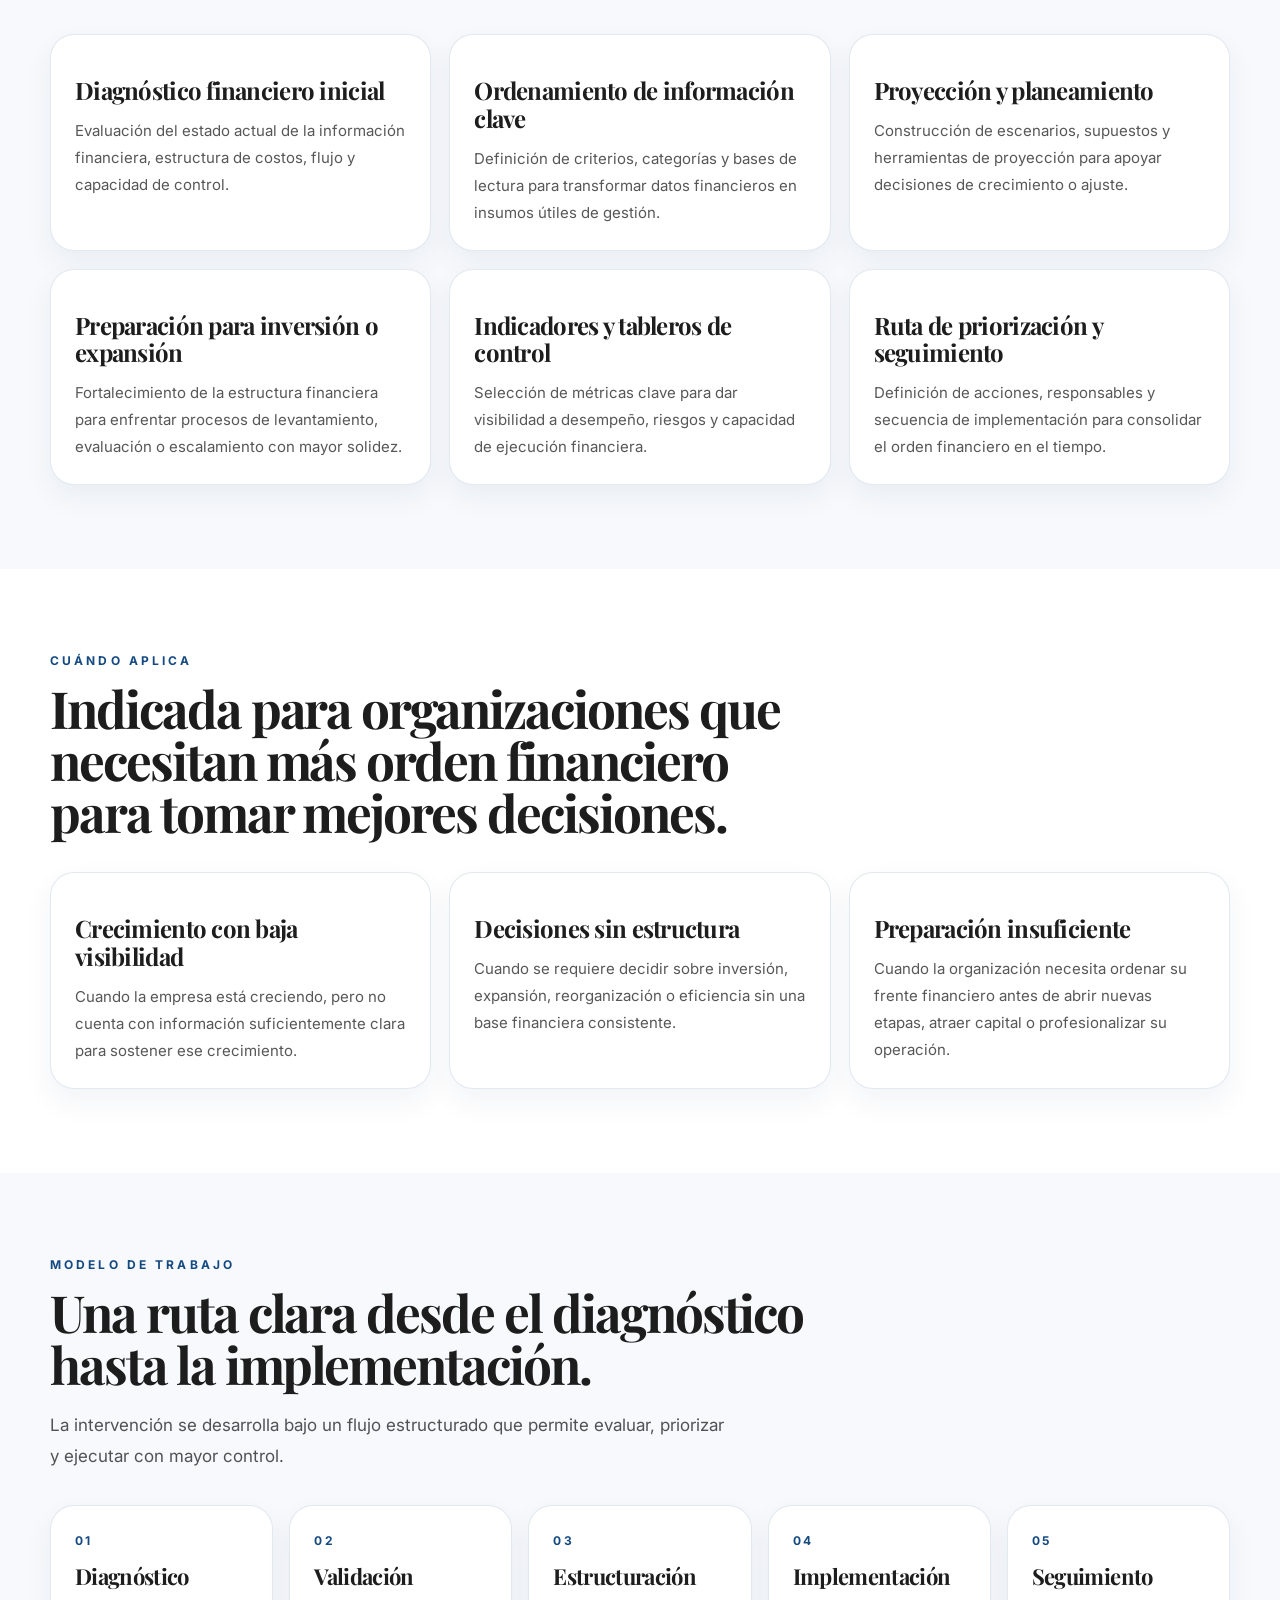
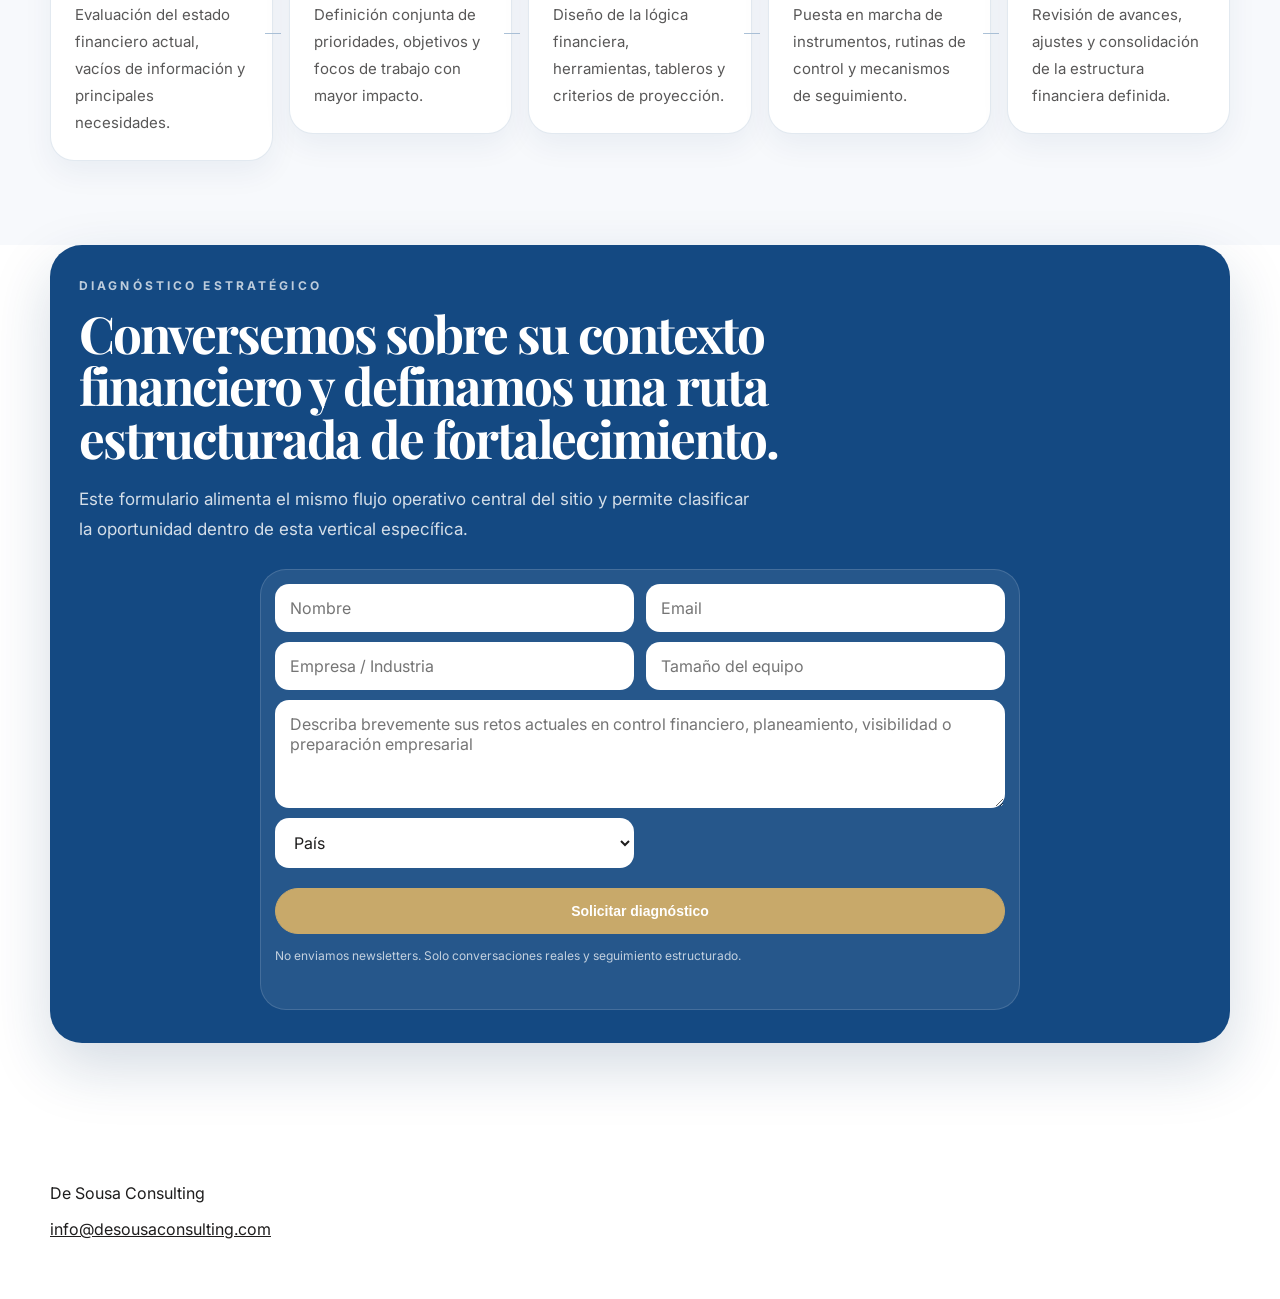
<file: verticales/estructuracion-financiera/index.html>
<!doctype html>
<html lang="es">
  <head>
    <meta charset="utf-8" />
    <meta name="viewport" content="width=device-width,initial-scale=1" />
    <title>Estructuración Financiera y Planeamiento de Éxito — De Sousa Consulting</title>

    <meta
      name="description"
      content="Estructuración financiera, planeamiento y preparación empresarial para organizaciones que buscan crecer con mayor claridad, control y capacidad de decisión."
    />
    <meta name="theme-color" content="#144982" />
    <meta name="mobile-web-app-capable" content="yes" />
    <meta name="apple-mobile-web-app-capable" content="yes" />
    <meta name="apple-mobile-web-app-status-bar-style" content="default" />
    <meta name="apple-mobile-web-app-title" content="De Sousa Consulting" />

    <link rel="icon" type="image/png" href="/assets/favicon-desousa.png" />
    <link rel="apple-touch-icon" href="/assets/apple-touch-icon.png" />
    <link rel="manifest" href="/manifest.webmanifest" />
    <link rel="preconnect" href="https://fonts.googleapis.com" />
    <link rel="preconnect" href="https://fonts.gstatic.com" crossorigin />
    <link
      href="https://fonts.googleapis.com/css2?family=Inter:wght@400;500;600;700&family=Playfair+Display:wght@600;700&display=swap"
      rel="stylesheet"
    />
    <link rel="stylesheet" href="/styles.css" />

    <meta
      property="og:title"
      content="Estructuración Financiera y Planeamiento de Éxito — De Sousa Consulting"
    />
    <meta
      property="og:description"
      content="Orden financiero, preparación empresarial y mayor capacidad de decisión para organizaciones que buscan crecer con estructura."
    />
    <meta property="og:type" content="website" />
    <meta property="og:site_name" content="De Sousa Consulting" />
    <meta
      property="og:url"
      content="https://desousaconsulting.com/verticales/estructuracion-financiera/"
    />
    <meta
      property="og:image"
      content="https://desousaconsulting.com/assets/og-estructuracion-financiera.jpg"
    />
    <link
      rel="canonical"
      href="https://desousaconsulting.com/verticales/estructuracion-financiera/"
    />

    <meta name="twitter:card" content="summary_large_image" />
    <meta
      name="twitter:title"
      content="Estructuración Financiera y Planeamiento de Éxito — De Sousa Consulting"
    />
    <meta
      name="twitter:description"
      content="Estructura financiera y preparación para crecer con mayor control, claridad y consistencia empresarial."
    />
    <meta
      name="twitter:image"
      content="https://desousaconsulting.com/assets/og-estructuracion-financiera.jpg"
    />

    <script src="https://challenges.cloudflare.com/turnstile/v0/api.js" async defer></script>
    <script defer src="/config.js"></script>
    <script defer src="/app.js"></script>
    <script defer src="/pwa.js"></script>
  </head>

  <body>
    <header class="site-header">
      <div class="wrap header-inner">
        <a href="/" class="brand" aria-label="Inicio De Sousa Consulting">
          <span class="brand-mark">D</span>
          <span class="brand-text">De Sousa Consulting</span>
        </a>

        <nav class="site-nav" aria-label="Navegación principal">
          <a href="/#que-hacemos">Qué hacemos</a>
          <a href="/#verticales">Verticales</a>
          <a href="/about/">About</a>
          <a href="/#diagnostico">Diagnóstico</a>
        </nav>

        <a class="btn" href="#diagnostico">Solicitar diagnóstico</a>
      </div>
    </header>

    <main id="top">
      <section class="hero" aria-labelledby="hero-title">
        <div class="wrap hero-grid">
          <div>
            <p class="eyebrow">Vertical estratégica</p>
            <h1 id="hero-title">Estructuración Financiera y Planeamiento de Éxito</h1>
            <p class="lead">
              Diseñamos estructuras financieras y rutas de preparación empresarial para organizaciones que necesitan crecer con mayor claridad, disciplina y capacidad de decisión.
            </p>
            <div class="cta-row">
              <a class="btn" href="#diagnostico">Solicitar diagnóstico</a>
              <a class="btn secondary" href="#incluye">Ver alcance</a>
            </div>
          </div>

          <div class="hero-panel" aria-label="Resumen de la vertical">
            <div class="hero-panel-inner">
              <div class="info-card">
                <p class="mini-label">Objetivo</p>
                <p class="mini-copy">
                  Dar orden financiero a la organización para mejorar visibilidad, preparación y calidad de las decisiones estratégicas.
                </p>
              </div>

              <div class="info-grid-2">
                <div class="info-card">
                  <p class="mini-label">Enfoque</p>
                  <p class="mini-copy">Estructura primero, crecimiento después. Finanzas como sistema de soporte empresarial.</p>
                </div>
                <div class="info-card">
                  <p class="mini-label">Resultado</p>
                  <p class="mini-copy">Mayor control, capacidad de proyección y preparación para escenarios de expansión o inversión.</p>
                </div>
              </div>

              <div class="info-card dark">
                <p class="mini-label">Aplicación</p>
                <p class="mini-copy">
                  Ideal para empresas que crecen sin suficiente orden financiero, requieren planeamiento o desean prepararse mejor para decisiones relevantes.
                </p>
              </div>
            </div>
          </div>
        </div>
      </section>

      <section class="section" id="que-es" aria-labelledby="que-es-title">
        <div class="wrap">
          <div class="section-header">
            <p class="section-label">Qué es</p>
            <h2 id="que-es-title">Una vertical para convertir finanzas dispersas en una base de dirección empresarial.</h2>
            <p class="section-intro">
              Esta vertical ayuda a estructurar la dimensión financiera de la organización para que deje de ser una función reactiva y se convierta en una herramienta activa de control, planeamiento y crecimiento.
            </p>
            <p class="section-intro">
              El foco no está solo en ordenar números, sino en construir una lógica financiera que acompañe la operación, la toma de decisiones y la preparación para nuevas etapas del negocio.
            </p>
          </div>
        </div>
      </section>

      <section class="section alt" id="incluye" aria-labelledby="incluye-title">
        <div class="wrap">
          <div class="section-header">
            <p class="section-label">Qué incluye</p>
            <h2 id="incluye-title">Alcance estructurado de la vertical.</h2>
            <p class="section-intro">
              El alcance puede adaptarse según el momento de la empresa, pero normalmente se organiza a partir de los siguientes componentes.
            </p>
          </div>

          <div class="grid-3">
            <article class="feature-card">
              <h3>Diagnóstico financiero inicial</h3>
              <p>Evaluación del estado actual de la información financiera, estructura de costos, flujo y capacidad de control.</p>
            </article>

            <article class="feature-card">
              <h3>Ordenamiento de información clave</h3>
              <p>Definición de criterios, categorías y bases de lectura para transformar datos financieros en insumos útiles de gestión.</p>
            </article>

            <article class="feature-card">
              <h3>Proyección y planeamiento</h3>
              <p>Construcción de escenarios, supuestos y herramientas de proyección para apoyar decisiones de crecimiento o ajuste.</p>
            </article>

            <article class="feature-card">
              <h3>Preparación para inversión o expansión</h3>
              <p>Fortalecimiento de la estructura financiera para enfrentar procesos de levantamiento, evaluación o escalamiento con mayor solidez.</p>
            </article>

            <article class="feature-card">
              <h3>Indicadores y tableros de control</h3>
              <p>Selección de métricas clave para dar visibilidad a desempeño, riesgos y capacidad de ejecución financiera.</p>
            </article>

            <article class="feature-card">
              <h3>Ruta de priorización y seguimiento</h3>
              <p>Definición de acciones, responsables y secuencia de implementación para consolidar el orden financiero en el tiempo.</p>
            </article>
          </div>
        </div>
      </section>

      <section class="section" id="para-quien" aria-labelledby="para-quien-title">
        <div class="wrap">
          <div class="section-header">
            <p class="section-label">Cuándo aplica</p>
            <h2 id="para-quien-title">Indicada para organizaciones que necesitan más orden financiero para tomar mejores decisiones.</h2>
          </div>

          <div class="grid-3">
            <article class="feature-card">
              <h3>Crecimiento con baja visibilidad</h3>
              <p>Cuando la empresa está creciendo, pero no cuenta con información suficientemente clara para sostener ese crecimiento.</p>
            </article>

            <article class="feature-card">
              <h3>Decisiones sin estructura</h3>
              <p>Cuando se requiere decidir sobre inversión, expansión, reorganización o eficiencia sin una base financiera consistente.</p>
            </article>

            <article class="feature-card">
              <h3>Preparación insuficiente</h3>
              <p>Cuando la organización necesita ordenar su frente financiero antes de abrir nuevas etapas, atraer capital o profesionalizar su operación.</p>
            </article>
          </div>
        </div>
      </section>

      <section class="section alt" id="modelo" aria-labelledby="modelo-title">
        <div class="wrap">
          <div class="section-header">
            <p class="section-label">Modelo de trabajo</p>
            <h2 id="modelo-title">Una ruta clara desde el diagnóstico hasta la implementación.</h2>
            <p class="section-intro">
              La intervención se desarrolla bajo un flujo estructurado que permite evaluar, priorizar y ejecutar con mayor control.
            </p>
          </div>

          <div class="timeline-desktop" role="list" aria-label="Fases del modelo de trabajo">
            <div class="timeline-item" role="listitem">
              <article class="timeline-card">
                <p class="step-label">01</p>
                <h3>Diagnóstico</h3>
                <p>Evaluación del estado financiero actual, vacíos de información y principales necesidades.</p>
              </article>
              <span class="timeline-connector" aria-hidden="true"></span>
            </div>

            <div class="timeline-item" role="listitem">
              <article class="timeline-card">
                <p class="step-label">02</p>
                <h3>Validación</h3>
                <p>Definición conjunta de prioridades, objetivos y focos de trabajo con mayor impacto.</p>
              </article>
              <span class="timeline-connector" aria-hidden="true"></span>
            </div>

            <div class="timeline-item" role="listitem">
              <article class="timeline-card">
                <p class="step-label">03</p>
                <h3>Estructuración</h3>
                <p>Diseño de la lógica financiera, herramientas, tableros y criterios de proyección.</p>
              </article>
              <span class="timeline-connector" aria-hidden="true"></span>
            </div>

            <div class="timeline-item" role="listitem">
              <article class="timeline-card">
                <p class="step-label">04</p>
                <h3>Implementación</h3>
                <p>Puesta en marcha de instrumentos, rutinas de control y mecanismos de seguimiento.</p>
              </article>
              <span class="timeline-connector" aria-hidden="true"></span>
            </div>

            <div class="timeline-item" role="listitem">
              <article class="timeline-card">
                <p class="step-label">05</p>
                <h3>Seguimiento</h3>
                <p>Revisión de avances, ajustes y consolidación de la estructura financiera definida.</p>
              </article>
            </div>
          </div>

          <div class="timeline-mobile">
            <div class="timeline-step">
              <span class="step-num">01</span>
              <div>
                <h3>Diagnóstico</h3>
                <p>Evaluación del estado financiero actual, vacíos de información y principales necesidades.</p>
              </div>
            </div>

            <div class="timeline-step">
              <span class="step-num">02</span>
              <div>
                <h3>Validación</h3>
                <p>Definición conjunta de prioridades, objetivos y focos de trabajo con mayor impacto.</p>
              </div>
            </div>

            <div class="timeline-step">
              <span class="step-num">03</span>
              <div>
                <h3>Estructuración</h3>
                <p>Diseño de la lógica financiera, herramientas, tableros y criterios de proyección.</p>
              </div>
            </div>

            <div class="timeline-step">
              <span class="step-num">04</span>
              <div>
                <h3>Implementación</h3>
                <p>Puesta en marcha de instrumentos, rutinas de control y mecanismos de seguimiento.</p>
              </div>
            </div>

            <div class="timeline-step">
              <span class="step-num">05</span>
              <div>
                <h3>Seguimiento</h3>
                <p>Revisión de avances, ajustes y consolidación de la estructura financiera definida.</p>
              </div>
            </div>
          </div>
        </div>
      </section>

      <section class="cta-section" id="diagnostico" aria-labelledby="diagnostico-title">
        <div class="wrap">
          <div class="cta-panel">
            <div class="section-header">
              <p class="section-label">Diagnóstico estratégico</p>
              <h2 id="diagnostico-title">Conversemos sobre su contexto financiero y definamos una ruta estructurada de fortalecimiento.</h2>
              <p class="section-intro">
                Este formulario alimenta el mismo flujo operativo central del sitio y permite clasificar la oportunidad dentro de esta vertical específica.
              </p>
            </div>

            <div class="form-card">
              <form id="leadForm" class="form">
                <input type="hidden" name="category" value="estructuracion-financiera" />
                <input type="hidden" id="requestType" name="requestType" value="evaluation" />
                <input type="hidden" id="demoVertical" name="demoVertical" value="estructuracion-financiera" />

                <div class="form-grid">
                  <input id="name" name="name" placeholder="Nombre" autocomplete="name" required />
                  <input
                    id="email"
                    name="email"
                    type="email"
                    placeholder="Email"
                    autocomplete="email"
                    inputmode="email"
                    required
                  />
                </div>

                <div class="form-grid">
                  <input
                    id="industry"
                    name="industry"
                    placeholder="Empresa / Industria"
                    autocomplete="organization"
                    required
                  />
                  <input
                    id="teamSize"
                    name="teamSize"
                    type="number"
                    min="1"
                    step="1"
                    inputmode="numeric"
                    placeholder="Tamaño del equipo"
                    autocomplete="off"
                  />
                </div>

                <textarea
                  id="pain"
                  name="pain"
                  rows="4"
                  placeholder="Describa brevemente sus retos actuales en control financiero, planeamiento, visibilidad o preparación empresarial"
                ></textarea>

                <div class="form-grid">
                  <select id="country" name="country" autocomplete="country-name">
                    <option value="">País</option>
                    <option value="Argentina">Argentina</option>
                    <option value="Australia">Australia</option>
                    <option value="Bolivia">Bolivia</option>
                    <option value="Brasil">Brasil</option>
                    <option value="Canadá">Canadá</option>
                    <option value="Chile">Chile</option>
                    <option value="Colombia">Colombia</option>
                    <option value="Costa Rica">Costa Rica</option>
                    <option value="Ecuador">Ecuador</option>
                    <option value="El Salvador">El Salvador</option>
                    <option value="España">España</option>
                    <option value="Estados Unidos">Estados Unidos</option>
                    <option value="Guatemala">Guatemala</option>
                    <option value="Honduras">Honduras</option>
                    <option value="México">México</option>
                    <option value="Nicaragua">Nicaragua</option>
                    <option value="Panamá">Panamá</option>
                    <option value="Paraguay">Paraguay</option>
                    <option value="Perú">Perú</option>
                    <option value="Puerto Rico">Puerto Rico</option>
                    <option value="República Dominicana">República Dominicana</option>
                    <option value="Uruguay">Uruguay</option>
                    <option value="Venezuela">Venezuela</option>
                    <option value="Otro">Otro</option>
                  </select>

                  <input
                    id="countryOther"
                    name="countryOther"
                    type="text"
                    placeholder="Especifica tu país"
                    autocomplete="off"
                    hidden
                  />
                </div>

                <div class="cf-turnstile" data-sitekey="0x4AAAAAACo2kg_YUeI2tGEs"></div>

                <button type="submit" class="btn">Solicitar diagnóstico</button>

                <p class="fine">No enviamos newsletters. Solo conversaciones reales y seguimiento estructurado.</p>
                <p id="formStatus" class="fine" aria-live="polite"></p>
              </form>
            </div>
          </div>
        </div>
      </section>
    </main>

    <footer class="foot">
      <div class="wrap foot-inner">
        <p>De Sousa Consulting</p>
        <p><a href="mailto:info@desousaconsulting.com">info@desousaconsulting.com</a></p>
      </div>
    </footer>
  </body>
</html>
</file>
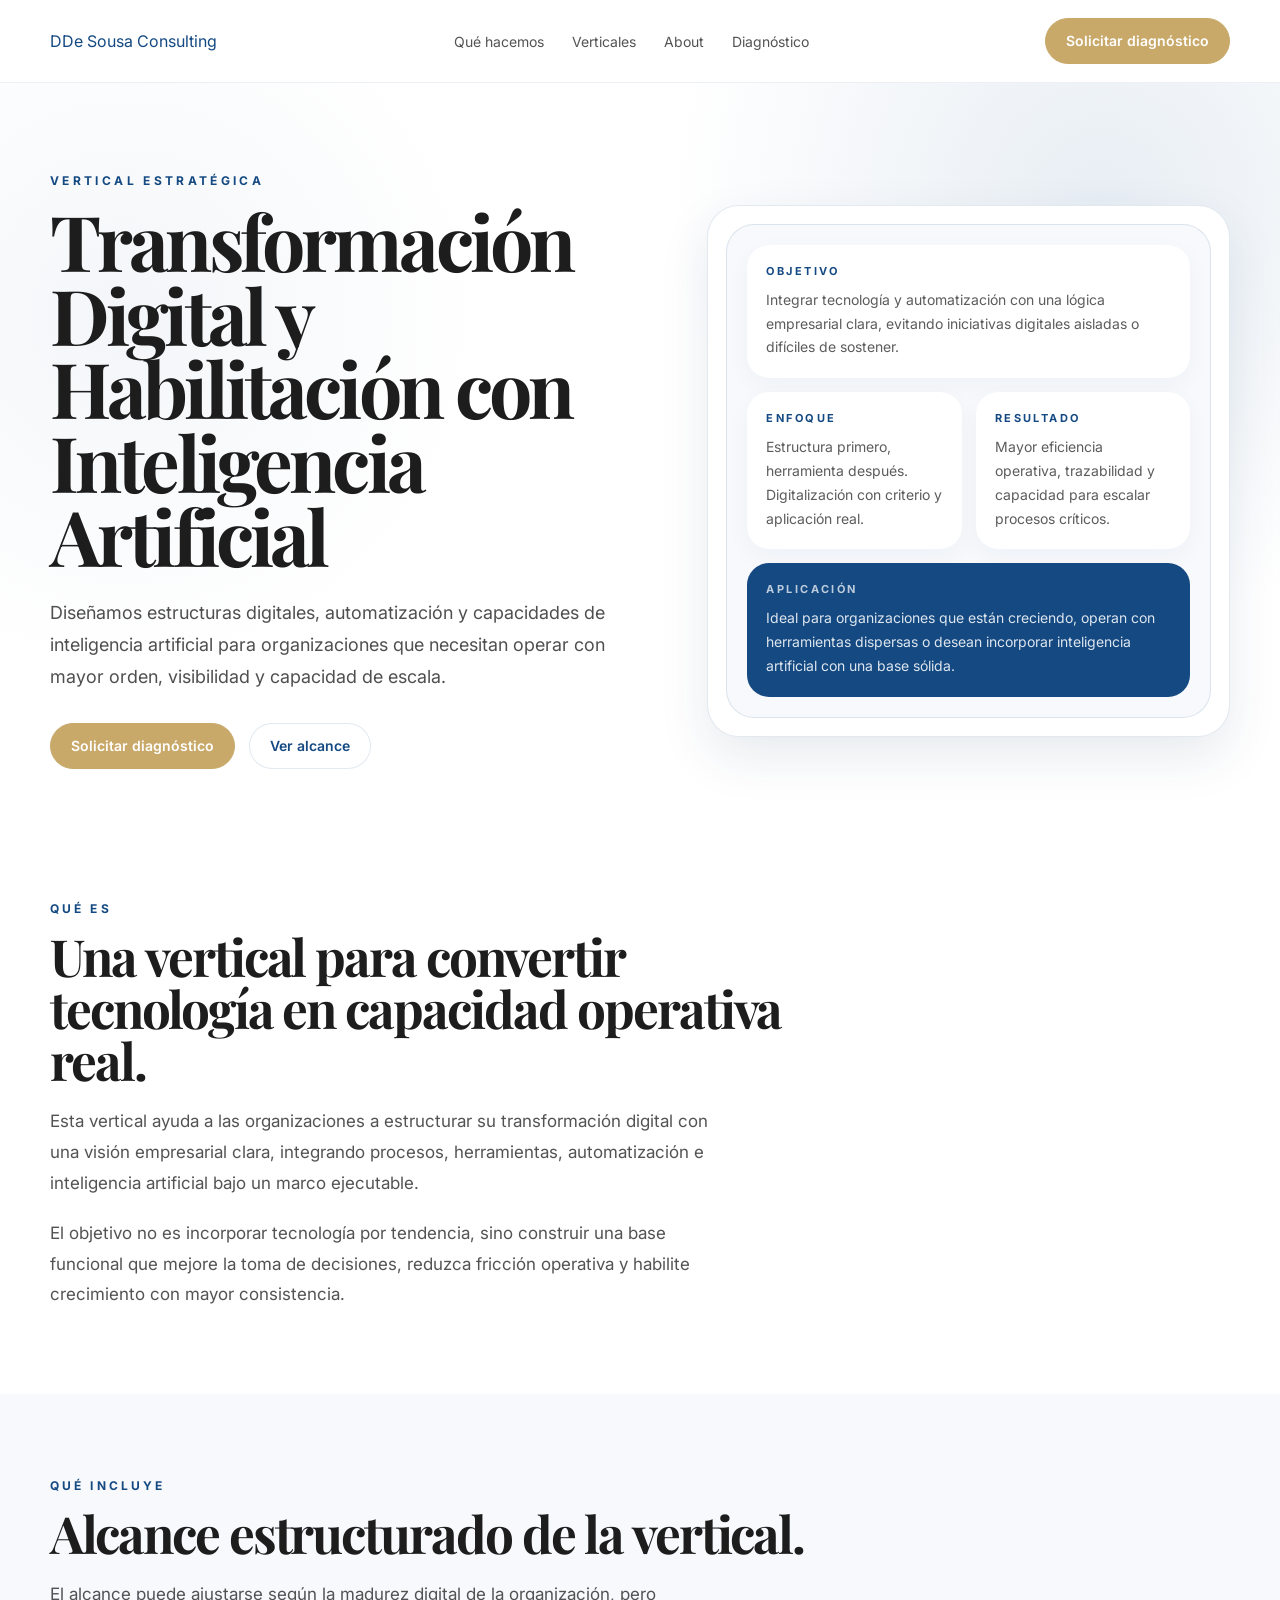
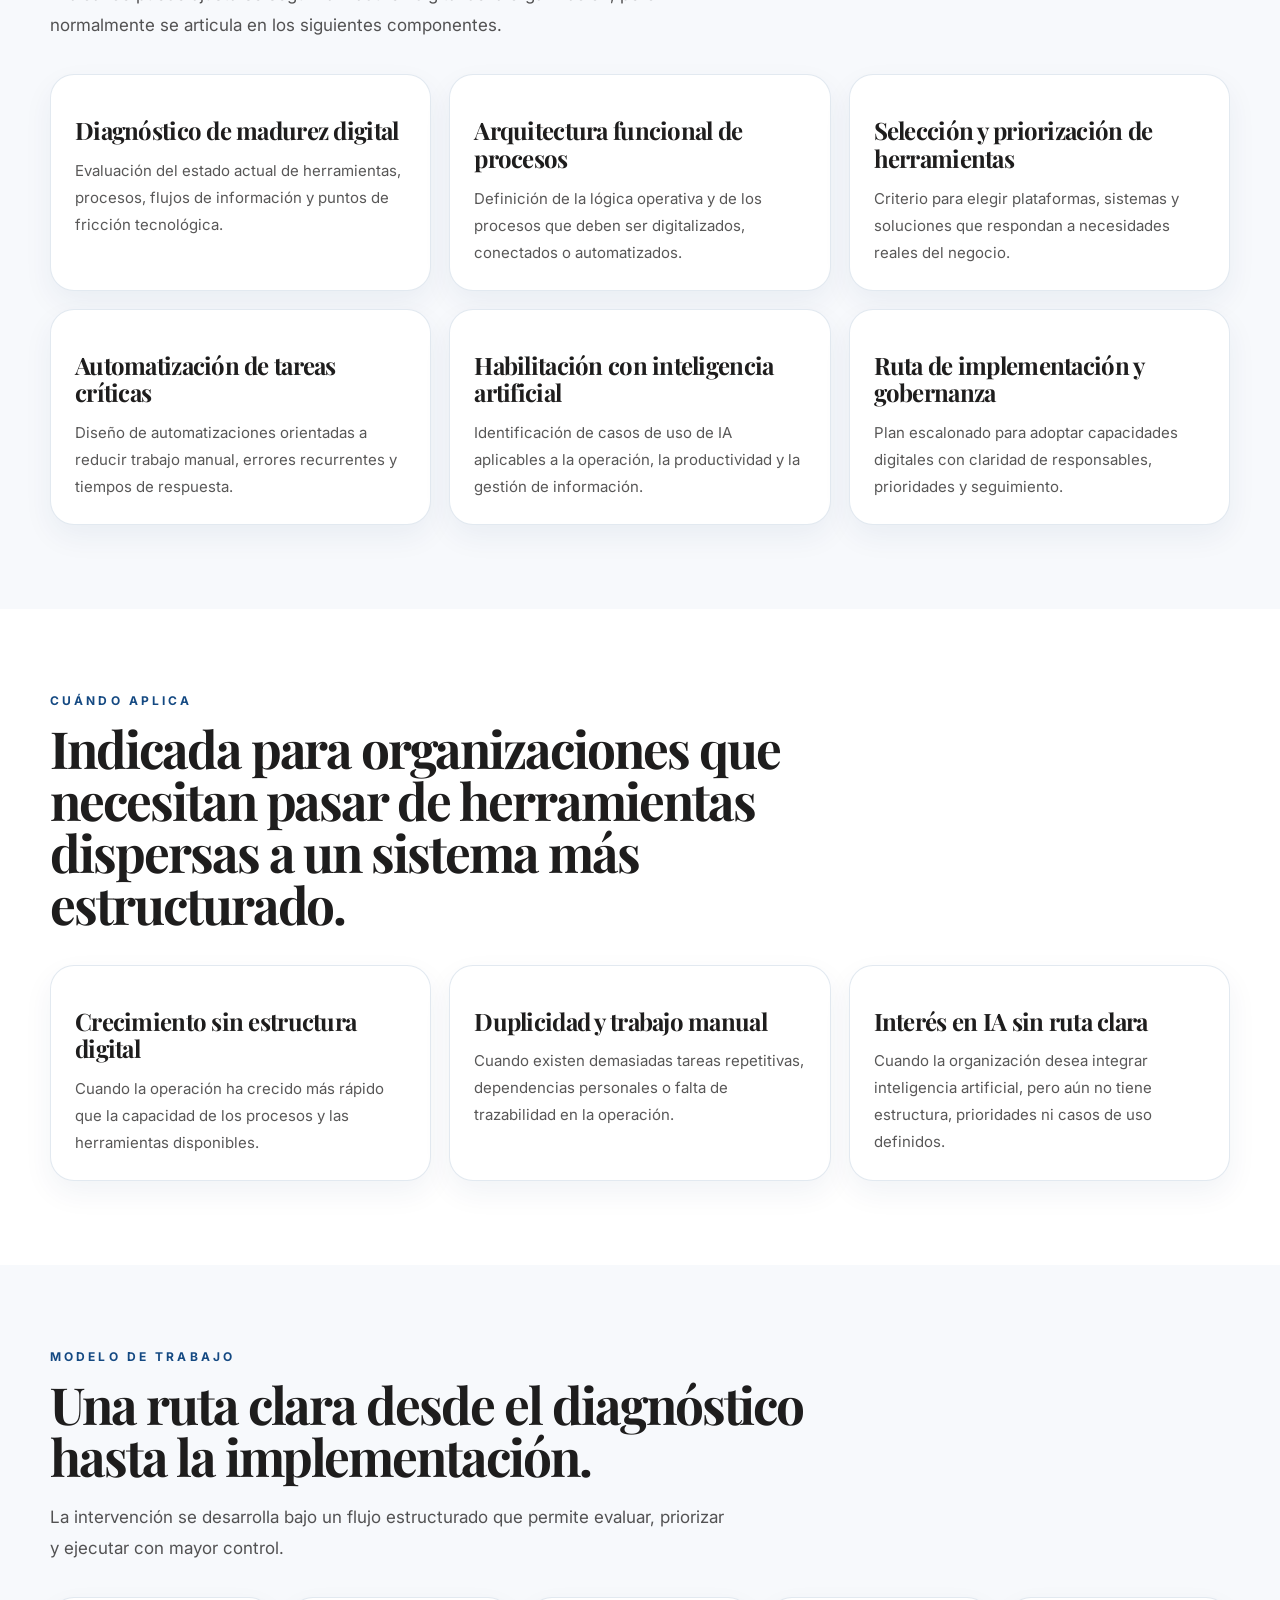
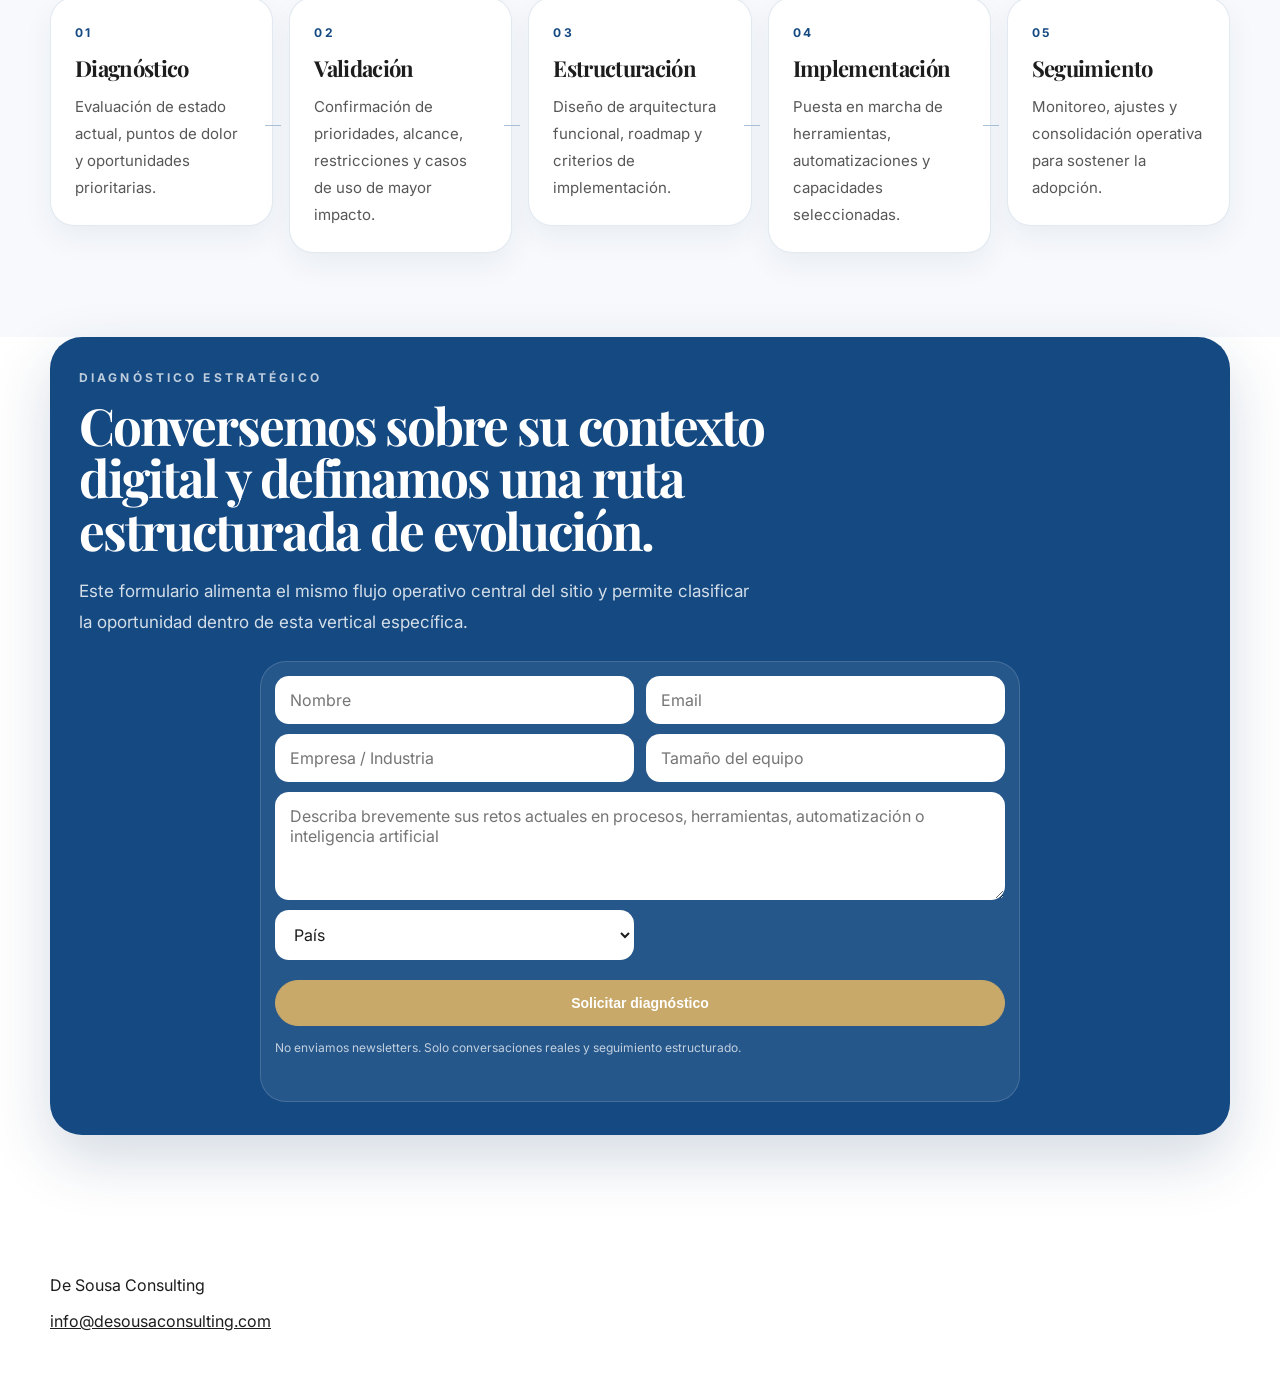
<file: verticales/transformacion-digital-ia/index.html>
<!doctype html>
<html lang="es">
  <head>
    <meta charset="utf-8" />
    <meta name="viewport" content="width=device-width,initial-scale=1" />
    <title>Transformación Digital y Habilitación con Inteligencia Artificial — De Sousa Consulting</title>

    <meta
      name="description"
      content="Estructuras digitales, automatización y habilitación con inteligencia artificial para organizaciones que buscan mayor eficiencia, claridad operativa y capacidad de escala."
    />
    <meta name="theme-color" content="#144982" />
    <meta name="mobile-web-app-capable" content="yes" />
    <meta name="apple-mobile-web-app-capable" content="yes" />
    <meta name="apple-mobile-web-app-status-bar-style" content="default" />
    <meta name="apple-mobile-web-app-title" content="De Sousa Consulting" />

    <link rel="icon" type="image/png" href="/assets/favicon-desousa.png" />
    <link rel="apple-touch-icon" href="/assets/apple-touch-icon.png" />
    <link rel="manifest" href="/manifest.webmanifest" />
    <link rel="preconnect" href="https://fonts.googleapis.com" />
    <link rel="preconnect" href="https://fonts.gstatic.com" crossorigin />
    <link
      href="https://fonts.googleapis.com/css2?family=Inter:wght@400;500;600;700&family=Playfair+Display:wght@600;700&display=swap"
      rel="stylesheet"
    />
    <link rel="stylesheet" href="/styles.css" />

    <meta
      property="og:title"
      content="Transformación Digital y Habilitación con Inteligencia Artificial — De Sousa Consulting"
    />
    <meta
      property="og:description"
      content="Integramos estructura digital, automatización y capacidades de inteligencia artificial bajo una lógica empresarial clara y ejecutable."
    />
    <meta property="og:type" content="website" />
    <meta property="og:site_name" content="De Sousa Consulting" />
    <meta
      property="og:url"
      content="https://desousaconsulting.com/verticales/transformacion-digital-ia/"
    />
    <meta
      property="og:image"
      content="https://desousaconsulting.com/assets/og-transformacion-digital-ia.jpg"
    />
    <link
      rel="canonical"
      href="https://desousaconsulting.com/verticales/transformacion-digital-ia/"
    />

    <meta name="twitter:card" content="summary_large_image" />
    <meta
      name="twitter:title"
      content="Transformación Digital y Habilitación con Inteligencia Artificial — De Sousa Consulting"
    />
    <meta
      name="twitter:description"
      content="Estructura digital y capacidades de IA para organizaciones que buscan operar con mayor claridad, control y escalabilidad."
    />
    <meta
      name="twitter:image"
      content="https://desousaconsulting.com/assets/og-transformacion-digital-ia.jpg"
    />

    <script src="https://challenges.cloudflare.com/turnstile/v0/api.js" async defer></script>
    <script defer src="/config.js"></script>
    <script defer src="/app.js"></script>
    <script defer src="/pwa.js"></script>
  </head>

  <body>
    <header class="site-header">
      <div class="wrap header-inner">
        <a href="/" class="brand" aria-label="Inicio De Sousa Consulting">
          <span class="brand-mark">D</span>
          <span class="brand-text">De Sousa Consulting</span>
        </a>

        <nav class="site-nav" aria-label="Navegación principal">
          <a href="/#que-hacemos">Qué hacemos</a>
          <a href="/#verticales">Verticales</a>
          <a href="/about/">About</a>
          <a href="/#diagnostico">Diagnóstico</a>
        </nav>

        <a class="btn" href="#diagnostico">Solicitar diagnóstico</a>
      </div>
    </header>

    <main id="top">
      <section class="hero" aria-labelledby="hero-title">
        <div class="wrap hero-grid">
          <div>
            <p class="eyebrow">Vertical estratégica</p>
            <h1 id="hero-title">Transformación Digital y Habilitación con Inteligencia Artificial</h1>
            <p class="lead">
              Diseñamos estructuras digitales, automatización y capacidades de inteligencia artificial para organizaciones que necesitan operar con mayor orden, visibilidad y capacidad de escala.
            </p>
            <div class="cta-row">
              <a class="btn" href="#diagnostico">Solicitar diagnóstico</a>
              <a class="btn secondary" href="#incluye">Ver alcance</a>
            </div>
          </div>

          <div class="hero-panel" aria-label="Resumen de la vertical">
            <div class="hero-panel-inner">
              <div class="info-card">
                <p class="mini-label">Objetivo</p>
                <p class="mini-copy">
                  Integrar tecnología y automatización con una lógica empresarial clara, evitando iniciativas digitales aisladas o difíciles de sostener.
                </p>
              </div>

              <div class="info-grid-2">
                <div class="info-card">
                  <p class="mini-label">Enfoque</p>
                  <p class="mini-copy">Estructura primero, herramienta después. Digitalización con criterio y aplicación real.</p>
                </div>
                <div class="info-card">
                  <p class="mini-label">Resultado</p>
                  <p class="mini-copy">Mayor eficiencia operativa, trazabilidad y capacidad para escalar procesos críticos.</p>
                </div>
              </div>

              <div class="info-card dark">
                <p class="mini-label">Aplicación</p>
                <p class="mini-copy">
                  Ideal para organizaciones que están creciendo, operan con herramientas dispersas o desean incorporar inteligencia artificial con una base sólida.
                </p>
              </div>
            </div>
          </div>
        </div>
      </section>

      <section class="section" id="que-es" aria-labelledby="que-es-title">
        <div class="wrap">
          <div class="section-header">
            <p class="section-label">Qué es</p>
            <h2 id="que-es-title">Una vertical para convertir tecnología en capacidad operativa real.</h2>
            <p class="section-intro">
              Esta vertical ayuda a las organizaciones a estructurar su transformación digital con una visión empresarial clara, integrando procesos, herramientas, automatización e inteligencia artificial bajo un marco ejecutable.
            </p>
            <p class="section-intro">
              El objetivo no es incorporar tecnología por tendencia, sino construir una base funcional que mejore la toma de decisiones, reduzca fricción operativa y habilite crecimiento con mayor consistencia.
            </p>
          </div>
        </div>
      </section>

      <section class="section alt" id="incluye" aria-labelledby="incluye-title">
        <div class="wrap">
          <div class="section-header">
            <p class="section-label">Qué incluye</p>
            <h2 id="incluye-title">Alcance estructurado de la vertical.</h2>
            <p class="section-intro">
              El alcance puede ajustarse según la madurez digital de la organización, pero normalmente se articula en los siguientes componentes.
            </p>
          </div>

          <div class="grid-3">
            <article class="feature-card">
              <h3>Diagnóstico de madurez digital</h3>
              <p>Evaluación del estado actual de herramientas, procesos, flujos de información y puntos de fricción tecnológica.</p>
            </article>

            <article class="feature-card">
              <h3>Arquitectura funcional de procesos</h3>
              <p>Definición de la lógica operativa y de los procesos que deben ser digitalizados, conectados o automatizados.</p>
            </article>

            <article class="feature-card">
              <h3>Selección y priorización de herramientas</h3>
              <p>Criterio para elegir plataformas, sistemas y soluciones que respondan a necesidades reales del negocio.</p>
            </article>

            <article class="feature-card">
              <h3>Automatización de tareas críticas</h3>
              <p>Diseño de automatizaciones orientadas a reducir trabajo manual, errores recurrentes y tiempos de respuesta.</p>
            </article>

            <article class="feature-card">
              <h3>Habilitación con inteligencia artificial</h3>
              <p>Identificación de casos de uso de IA aplicables a la operación, la productividad y la gestión de información.</p>
            </article>

            <article class="feature-card">
              <h3>Ruta de implementación y gobernanza</h3>
              <p>Plan escalonado para adoptar capacidades digitales con claridad de responsables, prioridades y seguimiento.</p>
            </article>
          </div>
        </div>
      </section>

      <section class="section" id="para-quien" aria-labelledby="para-quien-title">
        <div class="wrap">
          <div class="section-header">
            <p class="section-label">Cuándo aplica</p>
            <h2 id="para-quien-title">Indicada para organizaciones que necesitan pasar de herramientas dispersas a un sistema más estructurado.</h2>
          </div>

          <div class="grid-3">
            <article class="feature-card">
              <h3>Crecimiento sin estructura digital</h3>
              <p>Cuando la operación ha crecido más rápido que la capacidad de los procesos y las herramientas disponibles.</p>
            </article>

            <article class="feature-card">
              <h3>Duplicidad y trabajo manual</h3>
              <p>Cuando existen demasiadas tareas repetitivas, dependencias personales o falta de trazabilidad en la operación.</p>
            </article>

            <article class="feature-card">
              <h3>Interés en IA sin ruta clara</h3>
              <p>Cuando la organización desea integrar inteligencia artificial, pero aún no tiene estructura, prioridades ni casos de uso definidos.</p>
            </article>
          </div>
        </div>
      </section>

      <section class="section alt" id="modelo" aria-labelledby="modelo-title">
        <div class="wrap">
          <div class="section-header">
            <p class="section-label">Modelo de trabajo</p>
            <h2 id="modelo-title">Una ruta clara desde el diagnóstico hasta la implementación.</h2>
            <p class="section-intro">
              La intervención se desarrolla bajo un flujo estructurado que permite evaluar, priorizar y ejecutar con mayor control.
            </p>
          </div>

          <div class="timeline-desktop" role="list" aria-label="Fases del modelo de trabajo">
            <div class="timeline-item" role="listitem">
              <article class="timeline-card">
                <p class="step-label">01</p>
                <h3>Diagnóstico</h3>
                <p>Evaluación de estado actual, puntos de dolor y oportunidades prioritarias.</p>
              </article>
              <span class="timeline-connector" aria-hidden="true"></span>
            </div>

            <div class="timeline-item" role="listitem">
              <article class="timeline-card">
                <p class="step-label">02</p>
                <h3>Validación</h3>
                <p>Confirmación de prioridades, alcance, restricciones y casos de uso de mayor impacto.</p>
              </article>
              <span class="timeline-connector" aria-hidden="true"></span>
            </div>

            <div class="timeline-item" role="listitem">
              <article class="timeline-card">
                <p class="step-label">03</p>
                <h3>Estructuración</h3>
                <p>Diseño de arquitectura funcional, roadmap y criterios de implementación.</p>
              </article>
              <span class="timeline-connector" aria-hidden="true"></span>
            </div>

            <div class="timeline-item" role="listitem">
              <article class="timeline-card">
                <p class="step-label">04</p>
                <h3>Implementación</h3>
                <p>Puesta en marcha de herramientas, automatizaciones y capacidades seleccionadas.</p>
              </article>
              <span class="timeline-connector" aria-hidden="true"></span>
            </div>

            <div class="timeline-item" role="listitem">
              <article class="timeline-card">
                <p class="step-label">05</p>
                <h3>Seguimiento</h3>
                <p>Monitoreo, ajustes y consolidación operativa para sostener la adopción.</p>
              </article>
            </div>
          </div>

          <div class="timeline-mobile">
            <div class="timeline-step">
              <span class="step-num">01</span>
              <div>
                <h3>Diagnóstico</h3>
                <p>Evaluación de estado actual, puntos de dolor y oportunidades prioritarias.</p>
              </div>
            </div>

            <div class="timeline-step">
              <span class="step-num">02</span>
              <div>
                <h3>Validación</h3>
                <p>Confirmación de prioridades, alcance, restricciones y casos de uso de mayor impacto.</p>
              </div>
            </div>

            <div class="timeline-step">
              <span class="step-num">03</span>
              <div>
                <h3>Estructuración</h3>
                <p>Diseño de arquitectura funcional, roadmap y criterios de implementación.</p>
              </div>
            </div>

            <div class="timeline-step">
              <span class="step-num">04</span>
              <div>
                <h3>Implementación</h3>
                <p>Puesta en marcha de herramientas, automatizaciones y capacidades seleccionadas.</p>
              </div>
            </div>

            <div class="timeline-step">
              <span class="step-num">05</span>
              <div>
                <h3>Seguimiento</h3>
                <p>Monitoreo, ajustes y consolidación operativa para sostener la adopción.</p>
              </div>
            </div>
          </div>
        </div>
      </section>

      <section class="cta-section" id="diagnostico" aria-labelledby="diagnostico-title">
        <div class="wrap">
          <div class="cta-panel">
            <div class="section-header">
              <p class="section-label">Diagnóstico estratégico</p>
              <h2 id="diagnostico-title">Conversemos sobre su contexto digital y definamos una ruta estructurada de evolución.</h2>
              <p class="section-intro">
                Este formulario alimenta el mismo flujo operativo central del sitio y permite clasificar la oportunidad dentro de esta vertical específica.
              </p>
            </div>

            <div class="form-card">
              <form id="leadForm" class="form">
                <input type="hidden" name="category" value="transformacion-digital-ia" />
                <input type="hidden" id="requestType" name="requestType" value="evaluation" />
                <input type="hidden" id="demoVertical" name="demoVertical" value="transformacion-digital-ia" />

                <div class="form-grid">
                  <input id="name" name="name" placeholder="Nombre" autocomplete="name" required />
                  <input
                    id="email"
                    name="email"
                    type="email"
                    placeholder="Email"
                    autocomplete="email"
                    inputmode="email"
                    required
                  />
                </div>

                <div class="form-grid">
                  <input
                    id="industry"
                    name="industry"
                    placeholder="Empresa / Industria"
                    autocomplete="organization"
                    required
                  />
                  <input
                    id="teamSize"
                    name="teamSize"
                    type="number"
                    min="1"
                    step="1"
                    inputmode="numeric"
                    placeholder="Tamaño del equipo"
                    autocomplete="off"
                  />
                </div>

                <textarea
                  id="pain"
                  name="pain"
                  rows="4"
                  placeholder="Describa brevemente sus retos actuales en procesos, herramientas, automatización o inteligencia artificial"
                ></textarea>

                <div class="form-grid">
                  <select id="country" name="country" autocomplete="country-name">
                    <option value="">País</option>
                    <option value="Argentina">Argentina</option>
                    <option value="Australia">Australia</option>
                    <option value="Bolivia">Bolivia</option>
                    <option value="Brasil">Brasil</option>
                    <option value="Canadá">Canadá</option>
                    <option value="Chile">Chile</option>
                    <option value="Colombia">Colombia</option>
                    <option value="Costa Rica">Costa Rica</option>
                    <option value="Ecuador">Ecuador</option>
                    <option value="El Salvador">El Salvador</option>
                    <option value="España">España</option>
                    <option value="Estados Unidos">Estados Unidos</option>
                    <option value="Guatemala">Guatemala</option>
                    <option value="Honduras">Honduras</option>
                    <option value="México">México</option>
                    <option value="Nicaragua">Nicaragua</option>
                    <option value="Panamá">Panamá</option>
                    <option value="Paraguay">Paraguay</option>
                    <option value="Perú">Perú</option>
                    <option value="Puerto Rico">Puerto Rico</option>
                    <option value="República Dominicana">República Dominicana</option>
                    <option value="Uruguay">Uruguay</option>
                    <option value="Venezuela">Venezuela</option>
                    <option value="Otro">Otro</option>
                  </select>

                  <input
                    id="countryOther"
                    name="countryOther"
                    type="text"
                    placeholder="Especifica tu país"
                    autocomplete="off"
                    hidden
                  />
                </div>

                <div class="cf-turnstile" data-sitekey="0x4AAAAAACo2kg_YUeI2tGEs"></div>

                <button type="submit" class="btn">Solicitar diagnóstico</button>

                <p class="fine">No enviamos newsletters. Solo conversaciones reales y seguimiento estructurado.</p>
                <p id="formStatus" class="fine" aria-live="polite"></p>
              </form>
            </div>
          </div>
        </div>
      </section>
    </main>

    <footer class="foot">
      <div class="wrap foot-inner">
        <p>De Sousa Consulting</p>
        <p><a href="mailto:info@desousaconsulting.com">info@desousaconsulting.com</a></p>
      </div>
    </footer>
  </body>
</html>
</file>
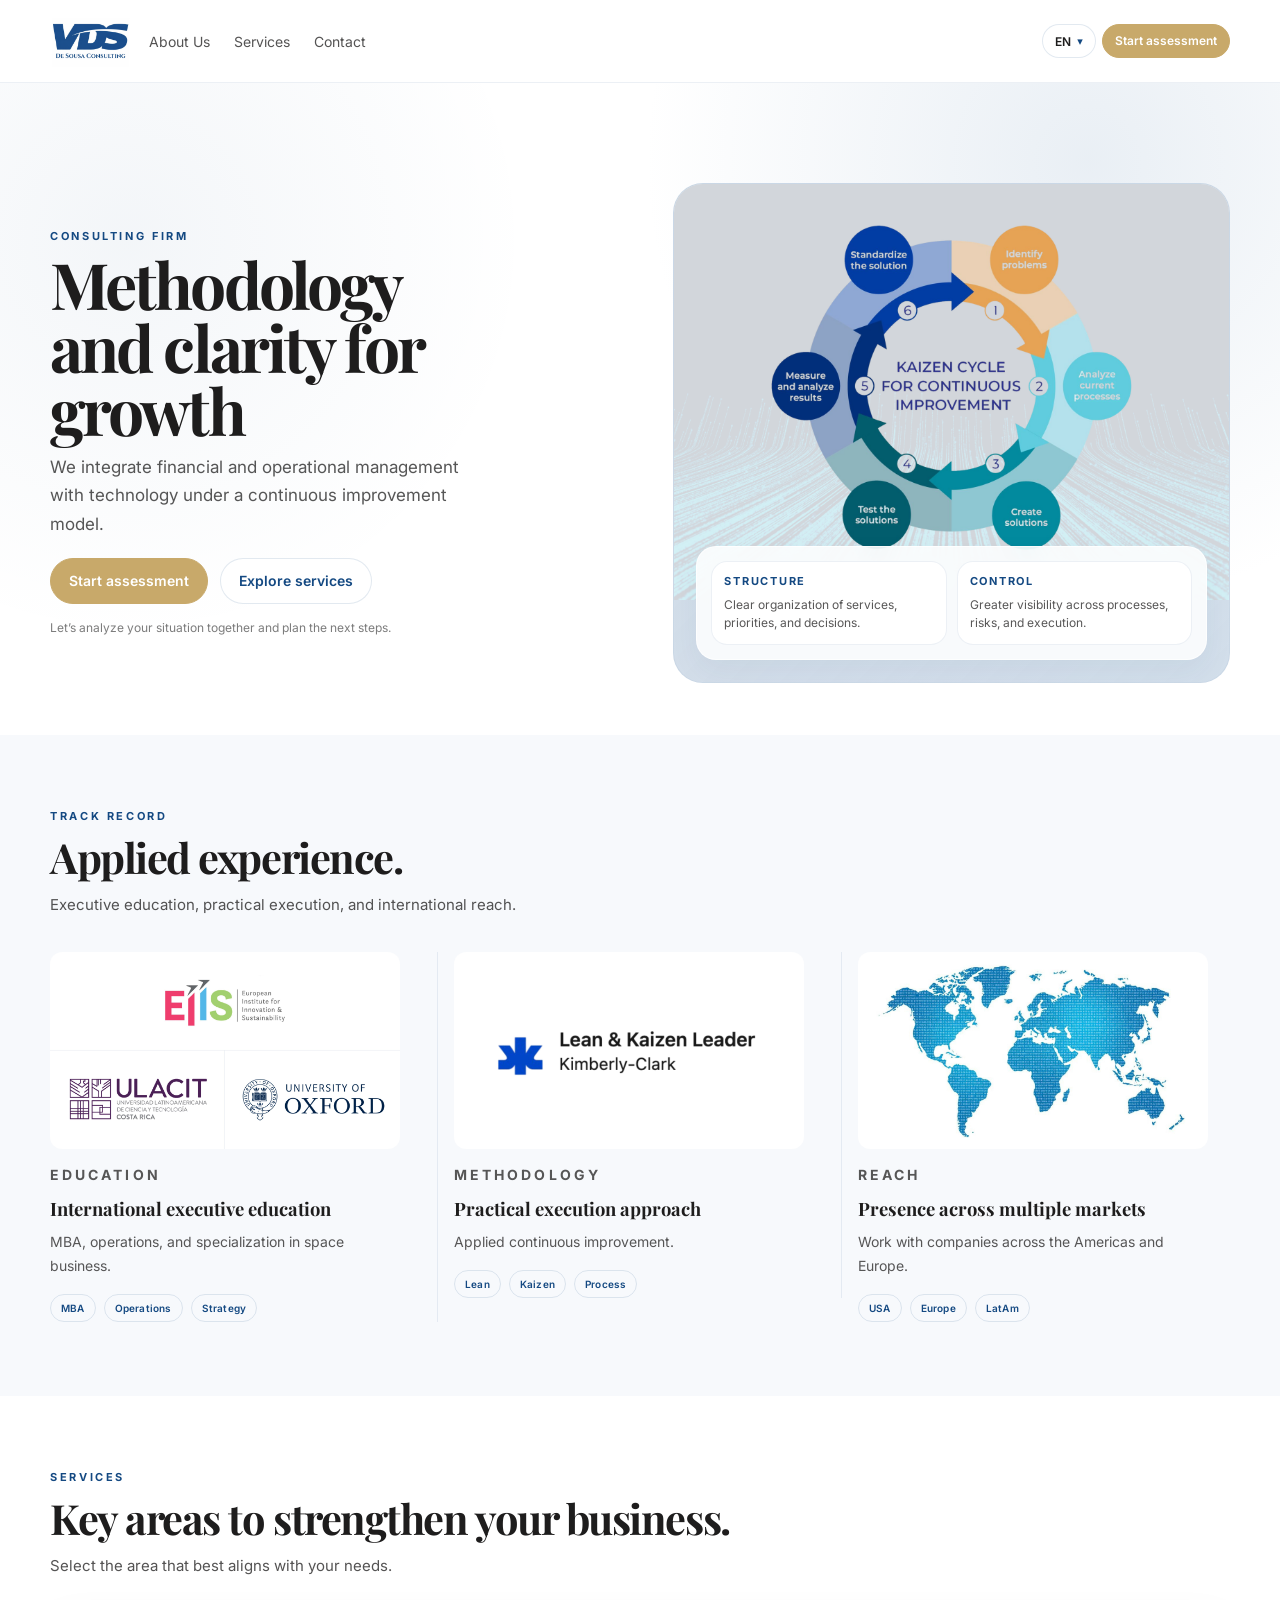
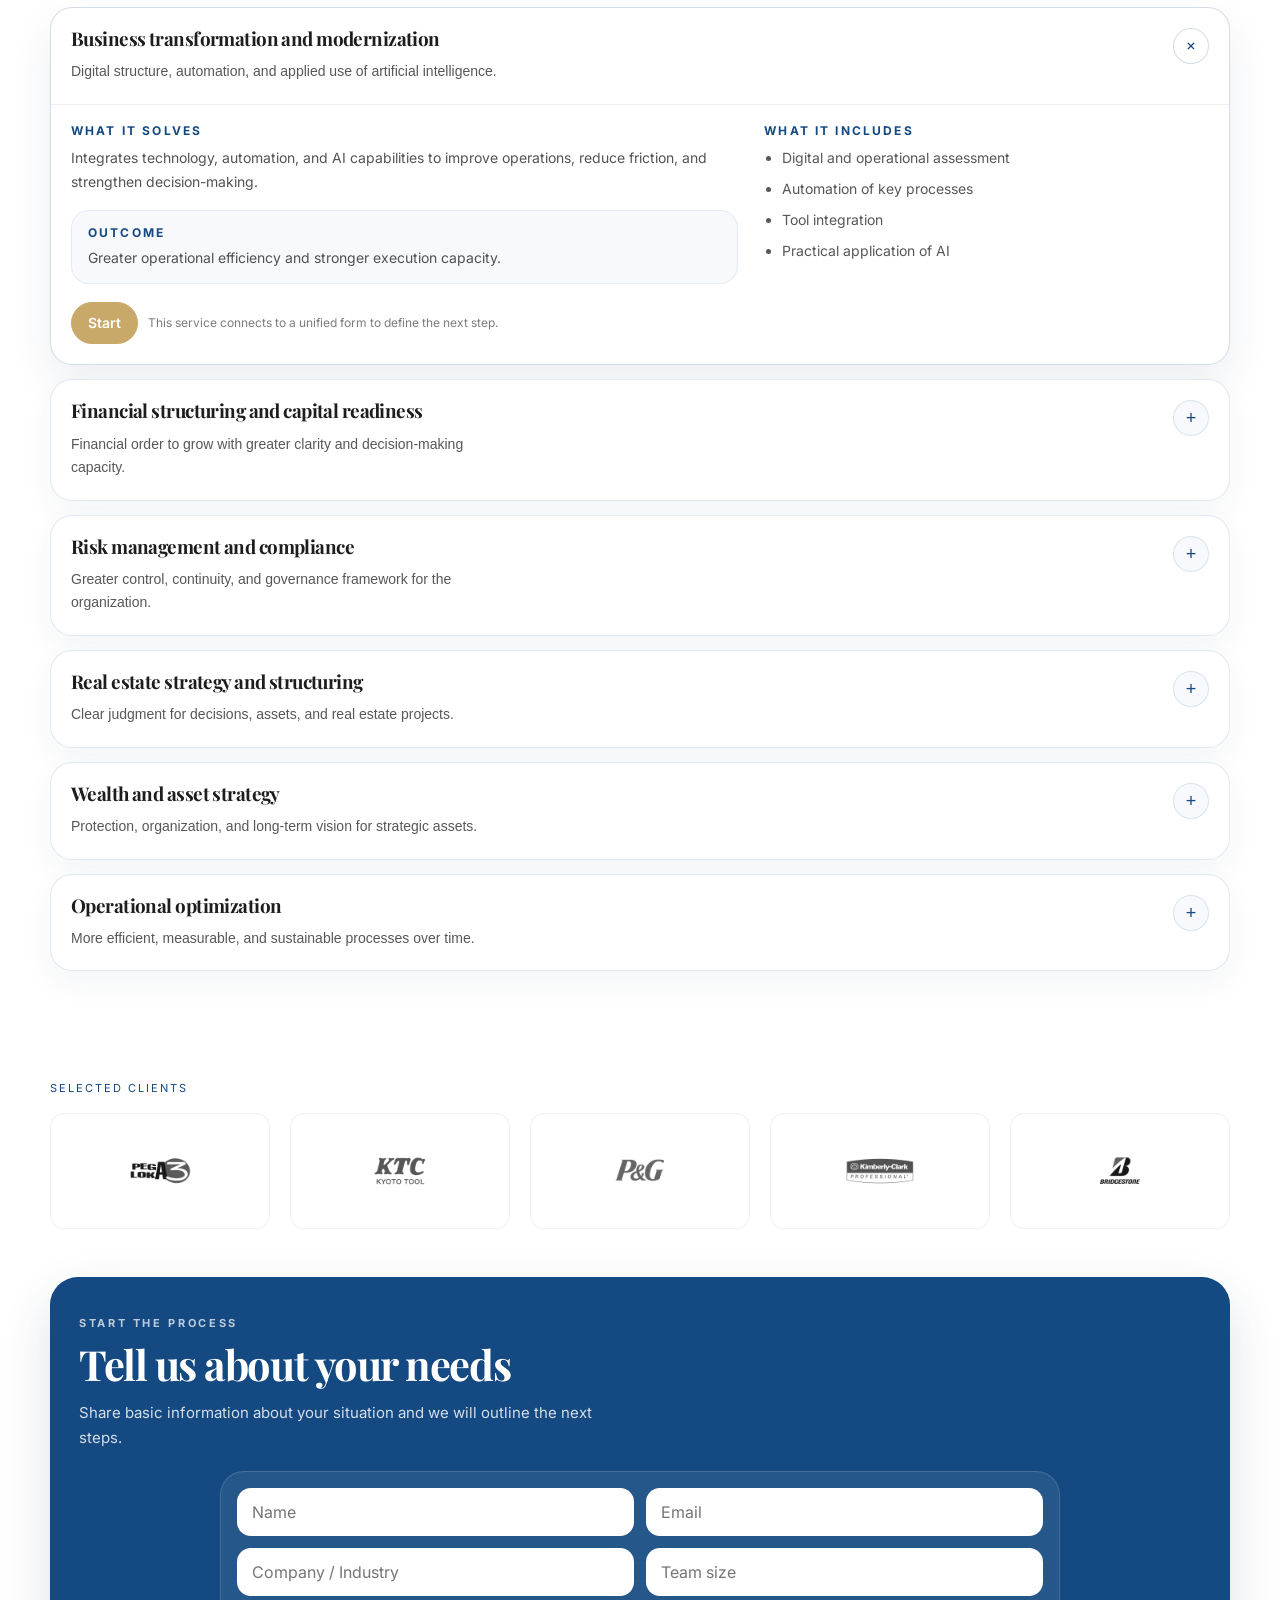
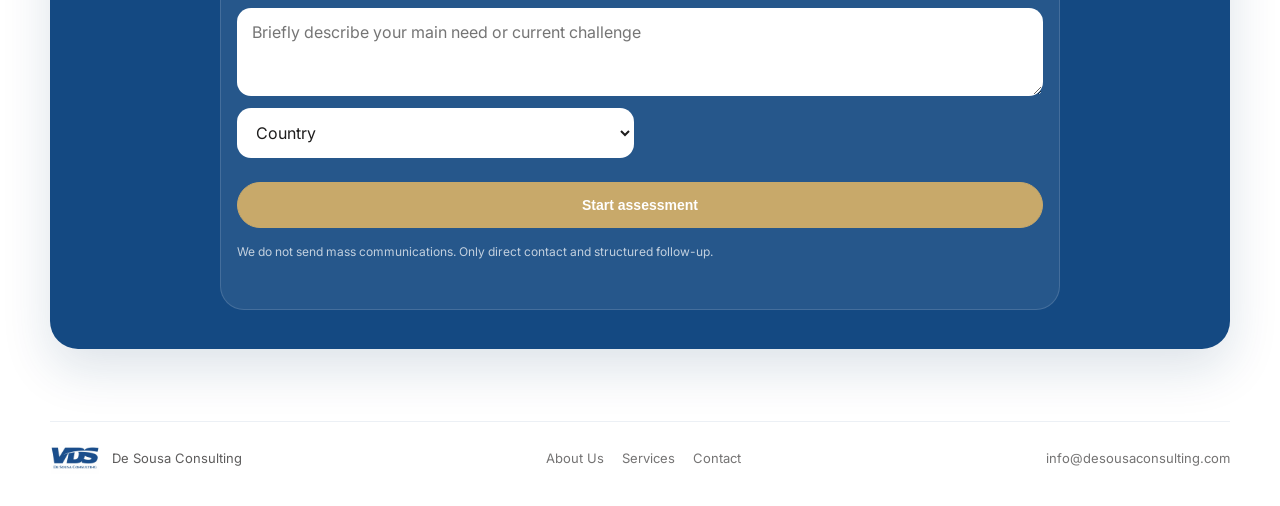
<file: en.html>
<!doctype html>
<html lang="en">
  <head>
    <meta charset="utf-8" />
    <meta name="viewport" content="width=device-width,initial-scale=1" />
    <title>De Sousa Consulting</title>

    <meta
      name="description"
      content="Strategic structuring for companies seeking growth with clarity, control, and scalability."
    />
    <meta name="theme-color" content="#144982" />
    <meta name="mobile-web-app-capable" content="yes" />
    <meta name="apple-mobile-web-app-capable" content="yes" />
    <meta name="apple-mobile-web-app-status-bar-style" content="default" />
    <meta name="apple-mobile-web-app-title" content="De Sousa Consulting" />

    <link rel="icon" type="image/png" href="/assets/favicon-desousa.png" />
    <link rel="apple-touch-icon" href="/assets/apple-touch-icon.png" />
    <link rel="manifest" href="/manifest.webmanifest" />
    <link rel="preconnect" href="https://fonts.googleapis.com" />
    <link rel="preconnect" href="https://fonts.gstatic.com" crossorigin />
    <link
      href="https://fonts.googleapis.com/css2?family=Inter:wght@400;500;600;700&family=Playfair+Display:wght@600;700&display=swap"
      rel="stylesheet"
    />
    <link rel="stylesheet" href="/styles.css" />

    <meta property="og:title" content="De Sousa Consulting — Strategic Structuring" />
    <meta
      property="og:description"
      content="Strategic structuring for companies seeking growth with clarity, control, and scalability."
    />
    <meta property="og:type" content="website" />
    <meta property="og:site_name" content="De Sousa Consulting" />
    <meta property="og:url" content="https://desousaconsulting.com/" />
    <meta property="og:image" content="https://desousaconsulting.com/assets/og-desousa.jpg" />
    <link rel="canonical" href="https://desousaconsulting.com/en.html" />

    <meta name="twitter:card" content="summary_large_image" />
    <meta name="twitter:title" content="De Sousa Consulting — Strategic Structuring" />
    <meta
      name="twitter:description"
      content="Structure, judgment, and execution for higher-level business decisions."
    />
    <meta name="twitter:image" content="https://desousaconsulting.com/assets/og-desousa.jpg" />

    <script src="https://challenges.cloudflare.com/turnstile/v0/api.js" async defer></script>
    <script defer src="/config.js"></script>
    <script defer src="/app.js"></script>
    <script defer src="/pwa.js"></script>

    <style>
      :root {
        --primary: #144982;
        --primary-dark: #0f3763;
        --highlight: #abc1d7;
        --neutral-dark: #1e1d1d;
        --neutral-light: #d9d9d9;
        --accent: #c8a96a;
        --accent-soft: #f5efe1;
        --surface: #f7f9fc;
        --surface-2: #f3f6fa;
        --surface-3: #eef3f8;
        --border: rgba(20, 73, 130, 0.12);
        --border-soft: rgba(20, 73, 130, 0.08);
        --shadow-soft: 0 12px 30px rgba(15, 55, 99, 0.05);
        --shadow-medium: 0 20px 50px rgba(15, 55, 99, 0.08);
        --radius-card: 24px;
        --radius-panel: 30px;
        --radius-pill: 999px;
        --container: 1180px;
      }

      * {
        box-sizing: border-box;
      }

      html {
        scroll-behavior: smooth;
      }

      body {
        margin: 0;
        font-family: "Inter", system-ui, -apple-system, BlinkMacSystemFont, "Segoe UI", sans-serif;
        color: var(--neutral-dark);
        background: #ffffff;
        -webkit-font-smoothing: antialiased;
        text-rendering: optimizeLegibility;
      }

      body.menu-open {
        overflow: hidden;
      }

      img {
        max-width: 100%;
        display: block;
      }

      a {
        color: inherit;
      }

      .wrap {
        width: min(var(--container), calc(100% - 32px));
        margin: 0 auto;
      }

      h1,
      h2,
      h3 {
        font-family: "Playfair Display", Georgia, serif;
      }

      .site-header {
        position: sticky;
        top: 0;
        z-index: 40;
        background: rgba(255, 255, 255, 0.94);
        backdrop-filter: blur(12px);
        -webkit-backdrop-filter: blur(12px);
        border-bottom: 1px solid var(--border-soft);
      }

      .header-inner {
        min-height: 60px;
        display: flex;
        align-items: center;
        justify-content: space-between;
        gap: 10px;
      }

      .brand {
        display: inline-flex;
        align-items: center;
        text-decoration: none;
        color: var(--primary);
        min-width: 0;
        flex-shrink: 1;
      }

      .brand-logo {
        max-width: 220px;
      }

      .brand-logo-image {
        display: block;
        width: auto;
        height: 52px;
        max-width: 100%;
        object-fit: contain;
      }

      .header-actions {
        display: flex;
        align-items: center;
        gap: 6px;
        margin-left: auto;
      }

      .desktop-only {
        display: none;
      }

      .site-nav {
        display: none;
        align-items: center;
        gap: 24px;
      }

      .site-nav a {
        text-decoration: none;
        font-size: 14px;
        color: rgba(30, 29, 29, 0.76);
        transition: color 0.2s ease;
      }

      .site-nav a:hover {
        color: var(--primary);
      }

      .language-switcher {
        position: relative;
      }

      .lang-toggle {
        min-height: 34px;
        min-width: 54px;
        display: inline-flex;
        align-items: center;
        justify-content: center;
        gap: 6px;
        padding: 0 10px;
        border-radius: var(--radius-pill);
        border: 1px solid var(--border);
        background: #ffffff;
        color: var(--neutral-dark);
        font: inherit;
        font-size: 12px;
        font-weight: 600;
        cursor: pointer;
        transition: background-color 0.18s ease, border-color 0.18s ease, transform 0.18s ease;
      }

      .lang-toggle:hover {
        background: var(--surface);
        border-color: rgba(200, 169, 106, 0.35);
      }

      .lang-caret {
        font-size: 11px;
        color: var(--primary);
      }

      .lang-menu {
        position: absolute;
        top: calc(100% + 8px);
        right: 0;
        min-width: 180px;
        padding: 8px;
        border-radius: 18px;
        border: 1px solid var(--border);
        background: #ffffff;
        box-shadow: var(--shadow-soft);
      }

      .lang-menu button {
        width: 100%;
        border: 0;
        background: transparent;
        color: var(--neutral-dark);
        text-align: left;
        font: inherit;
        font-size: 14px;
        padding: 11px 12px;
        border-radius: 12px;
        cursor: pointer;
      }

      .lang-menu button:hover {
        background: var(--surface);
      }

      .menu-toggle {
        width: 36px;
        height: 36px;
        display: inline-flex;
        flex-direction: column;
        align-items: center;
        justify-content: center;
        gap: 4px;
        border-radius: 50%;
        border: 1px solid var(--border);
        background: #ffffff;
        cursor: pointer;
        transition: background-color 0.18s ease, border-color 0.18s ease, transform 0.18s ease;
      }

      .menu-toggle:hover {
        background: var(--surface);
        border-color: rgba(20, 73, 130, 0.18);
      }

      .menu-toggle span {
        width: 16px;
        height: 2px;
        border-radius: 999px;
        background: var(--neutral-dark);
        display: block;
      }

      .mobile-menu {
        border-top: 1px solid var(--border-soft);
        background: rgba(255, 255, 255, 0.98);
      }

      .mobile-menu-inner {
        padding: 10px 0 16px;
      }

      .mobile-nav {
        display: grid;
      }

      .mobile-nav a {
        text-decoration: none;
        font-size: 15px;
        font-weight: 600;
        padding: 14px 2px;
        border-bottom: 1px solid var(--border-soft);
        color: rgba(30, 29, 29, 0.88);
      }

      .mobile-menu-footer {
        padding-top: 14px;
      }

      .btn {
        min-height: 46px;
        display: inline-flex;
        align-items: center;
        justify-content: center;
        padding: 12px 18px;
        border-radius: var(--radius-pill);
        border: 1px solid var(--accent);
        background: var(--accent);
        color: #ffffff;
        text-decoration: none;
        font-size: 14px;
        font-weight: 600;
        line-height: 1;
        transition: transform 0.18s ease, filter 0.18s ease, background-color 0.18s ease,
          border-color 0.18s ease;
        cursor: pointer;
      }

      .btn:hover {
        transform: translateY(-1px);
        filter: brightness(0.96);
      }

      .btn.secondary {
        background: #ffffff;
        color: var(--primary);
        border-color: var(--border);
      }

      .btn.secondary:hover {
        background: var(--surface);
        filter: none;
      }

      .btn.header-cta {
        min-height: 34px;
        padding: 8px 12px;
        font-size: 12px;
        line-height: 1;
      }

      .btn.full {
        width: 100%;
      }

      .hero {
        position: relative;
        overflow: hidden;
        padding: 6px 0 18px;
      }

      .hero::before {
        content: "";
        position: absolute;
        inset: 0;
        background:
          radial-gradient(circle at 85% 12%, rgba(171, 193, 215, 0.26), transparent 36%),
          radial-gradient(circle at 10% 24%, rgba(20, 73, 130, 0.05), transparent 32%);
        pointer-events: none;
      }

      .hero-grid {
        position: relative;
        display: grid;
        gap: 22px;
        align-items: center;
      }

      .hero-copy {
        order: 1;
      }

      .hero-visual-wrap {
        order: 2;
      }

      .eyebrow {
        margin: 0 0 10px;
        color: var(--primary);
        font-size: 11px;
        font-weight: 700;
        letter-spacing: 0.24em;
        text-transform: uppercase;
      }

      h1 {
        margin: 0;
        max-width: 11ch;
        font-size: clamp(2.35rem, 10vw, 3rem);
        line-height: 0.98;
        letter-spacing: -0.045em;
      }

      .lead {
        margin: 12px 0 0;
        max-width: 34ch;
        font-size: 15px;
        line-height: 1.65;
        color: rgba(30, 29, 29, 0.75);
      }

      .cta-row {
        display: flex;
        flex-direction: column;
        gap: 12px;
        margin-top: 20px;
      }

      .cta-row .btn {
        width: 100%;
      }

      .hero-note {
        margin: 14px 0 0;
        font-size: 12px;
        line-height: 1.6;
        color: rgba(30, 29, 29, 0.58);
      }

      .hero-visual {
        width: 100%;
        min-height: 240px;
        border-radius: 26px;
        background:
          linear-gradient(135deg, rgba(20, 73, 130, 0.08), rgba(171, 193, 215, 0.24)),
          #f5f8fc;
        border: 1px solid var(--border);
        overflow: hidden;
        position: relative;
      }

      .hero-image {
        width: 100%;
        height: 100%;
        object-fit: cover;
      }

      .hero-visual::after {
        content: "";
        position: absolute;
        inset: 0;
        background: rgba(20, 73, 130, 0.08);
      }

      .hero-image-placeholder {
        position: absolute;
        inset: 0;
        display: flex;
        flex-direction: column;
        justify-content: flex-end;
        padding: 18px;
        z-index: 2;
      }

      .hero-image-card {
        width: 100%;
        border: 1px solid rgba(255, 255, 255, 0.7);
        background: rgba(255, 255, 255, 0.84);
        border-radius: 20px;
        padding: 14px;
        backdrop-filter: blur(10px);
        -webkit-backdrop-filter: blur(10px);
        box-shadow: var(--shadow-soft);
      }

      .hero-image-card p {
        margin: 0;
      }

      .mini-label {
        color: var(--primary);
        font-size: 10px;
        font-weight: 700;
        letter-spacing: 0.22em;
        text-transform: uppercase;
      }

      .hero-metrics {
        display: grid;
        grid-template-columns: 1fr 1fr;
        gap: 10px;
        margin-top: 0;
      }

      .hero-metric {
        border-radius: 16px;
        background: #ffffff;
        padding: 12px;
        border: 1px solid rgba(20, 73, 130, 0.08);
      }

      .hero-metric strong {
        display: block;
        font-size: 11px;
        font-weight: 700;
        color: var(--primary);
        letter-spacing: 0.16em;
        text-transform: uppercase;
      }

      .hero-metric span {
        display: block;
        margin-top: 8px;
        font-size: 12px;
        line-height: 1.5;
        color: rgba(30, 29, 29, 0.74);
      }

      .section {
        padding: 56px 0;
      }

      .section.alt {
        background: var(--surface);
      }

      .section-header {
        max-width: 680px;
      }

      .section-label {
        margin: 0 0 12px;
        color: var(--primary);
        font-size: 11px;
        font-weight: 700;
        letter-spacing: 0.24em;
        text-transform: uppercase;
      }

      h2 {
        margin: 0;
        font-size: clamp(2rem, 8vw, 2.6rem);
        line-height: 1.04;
        letter-spacing: -0.035em;
      }

      .section-intro {
        margin: 14px 0 0;
        max-width: 58ch;
        font-size: 15px;
        line-height: 1.72;
        color: rgba(30, 29, 29, 0.76);
      }

      .grid-3 {
        display: grid;
        gap: 16px;
        margin-top: 24px;
      }

      .vertical-card {
        border: 1px solid var(--border);
        border-radius: 22px;
        background: #ffffff;
        padding: 20px;
        box-shadow: var(--shadow-soft);
        text-decoration: none;
        transition: transform 0.22s ease, border-color 0.22s ease, box-shadow 0.22s ease;
      }

      .vertical-card:hover {
        transform: translateY(-2px);
        border-color: rgba(200, 169, 106, 0.45);
        box-shadow: 0 18px 42px rgba(15, 55, 99, 0.1);
      }

      .vertical-top {
        display: flex;
        align-items: flex-start;
        justify-content: space-between;
        gap: 16px;
      }

      .vertical-card h3 {
        margin: 0;
        font-size: 22px;
        line-height: 1.12;
        letter-spacing: -0.03em;
      }

      .vertical-card p {
        margin: 10px 0 0;
        font-size: 14px;
        line-height: 1.7;
        color: rgba(30, 29, 29, 0.74);
      }

      .vertical-arrow {
        width: 36px;
        height: 36px;
        flex: 0 0 36px;
        display: inline-flex;
        align-items: center;
        justify-content: center;
        border-radius: 50%;
        border: 1px solid var(--border);
        background: var(--surface);
        color: var(--primary);
        font-size: 18px;
      }

      .capabilities {
        display: grid;
        gap: 28px;
        margin-top: 34px;
      }

      .capability {
        padding-bottom: 28px;
        border-bottom: 1px solid var(--border-soft);
      }

      .section-image {
        width: 100%;
        aspect-ratio: 16 / 9;
        object-fit: cover;
        border-radius: 12px;
        display: block;
        margin-bottom: 14px;
      }

      .capability h3 {
        margin: 8px 0 10px;
        font-size: 1.15rem;
        line-height: 1.28;
      }

      .capability p {
        margin: 0;
        max-width: 34ch;
        font-size: 14px;
        line-height: 1.7;
        color: rgba(30, 29, 29, 0.74);
      }

      .capability .mini-label {
        display: inline-block;
        margin-bottom: 2px;
      }

      .cred-tags {
        display: flex;
        flex-wrap: wrap;
        gap: 8px;
        margin-top: 16px;
      }

      .cred-tag {
        display: inline-flex;
        align-items: center;
        min-height: 28px;
        padding: 6px 10px;
        border-radius: 999px;
        background: transparent;
        border: 1px solid var(--border);
        color: var(--primary);
        font-size: 10px;
        font-weight: 600;
        letter-spacing: 0.02em;
        line-height: 1;
        transition: background-color 0.2s ease, border-color 0.2s ease, transform 0.2s ease;
      }

      .services-accordion {
        display: grid;
        gap: 14px;
        margin-top: 28px;
      }

      .service-accordion-item {
        border: 1px solid var(--border);
        border-radius: 22px;
        background: #ffffff;
        box-shadow: var(--shadow-soft);
        overflow: hidden;
        transition: border-color 0.22s ease, box-shadow 0.22s ease, transform 0.22s ease;
      }

      .service-accordion-item.is-open {
        border-color: rgba(20, 73, 130, 0.18);
        box-shadow: 0 18px 42px rgba(15, 55, 99, 0.08);
      }

      .service-trigger {
        width: 100%;
        border: 0;
        background: transparent;
        text-align: left;
        padding: 20px;
        display: grid;
        grid-template-columns: 1fr auto;
        gap: 16px;
        align-items: start;
        cursor: pointer;
        color: inherit;
      }

      .service-trigger:focus-visible {
        outline: 2px solid rgba(20, 73, 130, 0.18);
        outline-offset: -2px;
      }

      .service-trigger-copy h3 {
        margin: 0;
        font-size: 1.18rem;
        line-height: 1.18;
        letter-spacing: -0.03em;
      }

      .service-trigger-copy p {
        margin: 10px 0 0;
        max-width: 56ch;
        font-size: 14px;
        line-height: 1.68;
        color: rgba(30, 29, 29, 0.74);
      }

      .service-trigger-arrow {
        width: 36px;
        height: 36px;
        display: inline-flex;
        align-items: center;
        justify-content: center;
        border-radius: 50%;
        border: 1px solid var(--border);
        background: var(--surface);
        color: var(--primary);
        font-size: 18px;
        line-height: 1;
        transition: transform 0.28s ease, background-color 0.22s ease, border-color 0.22s ease;
      }

      .service-accordion-item.is-open .service-trigger-arrow {
        transform: rotate(45deg);
        background: #ffffff;
        border-color: rgba(20, 73, 130, 0.18);
      }

      .service-panel {
        display: grid;
        grid-template-rows: 0fr;
        transition: grid-template-rows 0.35s cubic-bezier(0.2, 0.8, 0.2, 1);
      }

      .service-accordion-item.is-open .service-panel {
        grid-template-rows: 1fr;
      }

      .service-panel-inner {
        overflow: hidden;
      }

      .service-panel-content {
        padding: 0 20px 20px;
        border-top: 1px solid var(--border-soft);
        opacity: 0;
        transform: translateY(-8px);
        transition: opacity 0.28s ease, transform 0.28s ease;
      }

      .service-accordion-item.is-open .service-panel-content {
        opacity: 1;
        transform: translateY(0);
      }

      .service-detail-grid {
        display: grid;
        gap: 18px;
        padding-top: 18px;
      }

      .service-detail-copy h4,
      .service-detail-includes h4 {
        margin: 0 0 8px;
        font-family: "Inter", system-ui, -apple-system, BlinkMacSystemFont, "Segoe UI", sans-serif;
        font-size: 12px;
        font-weight: 700;
        letter-spacing: 0.18em;
        text-transform: uppercase;
        color: var(--primary);
      }

      .service-detail-copy p {
        margin: 0;
        font-size: 14px;
        line-height: 1.72;
        color: rgba(30, 29, 29, 0.76);
      }

      .service-includes {
        margin: 0;
        padding-left: 18px;
        display: grid;
        gap: 8px;
      }

      .service-includes li {
        font-size: 14px;
        line-height: 1.65;
        color: rgba(30, 29, 29, 0.74);
      }

      .service-result {
        margin-top: 16px;
        padding: 14px 16px;
        border-radius: 18px;
        background: var(--surface);
        border: 1px solid var(--border-soft);
      }

      .service-result strong {
        display: block;
        margin-bottom: 6px;
        font-size: 12px;
        font-weight: 700;
        letter-spacing: 0.18em;
        text-transform: uppercase;
        color: var(--primary);
      }

      .service-result p {
        margin: 0;
        font-size: 14px;
        line-height: 1.68;
        color: rgba(30, 29, 29, 0.76);
      }

      .service-actions {
        margin-top: 18px;
        display: flex;
        flex-wrap: wrap;
        gap: 10px;
        align-items: center;
      }

      .service-start {
        min-height: 42px;
        padding: 10px 16px;
      }

      .service-footnote {
        font-size: 12px;
        line-height: 1.55;
        color: rgba(30, 29, 29, 0.58);
      }

      .clients-strip {
        padding: 20px 0 28px;
      }

      .clients-label {
        margin: 0 0 14px;
        font-size: 11px;
        letter-spacing: 0.18em;
        text-transform: uppercase;
        color: var(--primary);
      }

      .clients-slider {
        overflow-x: auto;
        overflow-y: hidden;
        -webkit-overflow-scrolling: touch;
        scroll-snap-type: x proximity;
        padding-bottom: 4px;
      }

      .clients-slider::-webkit-scrollbar {
        display: none;
      }

      .clients-track {
        display: flex;
        flex-direction: row;
        flex-wrap: nowrap;
        gap: 14px;
        width: max-content;
        align-items: center;
      }

      .client-item {
        flex: 0 0 auto;
        width: 150px;
        height: 90px;
        display: flex;
        align-items: center;
        justify-content: center;
        border-radius: 14px;
        background: #eef2f6;
        border: 1px solid var(--border-soft);
        scroll-snap-align: start;
        padding: 10px;
      }

      .client-item img {
        width: auto;
        height: auto;
        max-width: 82%;
        max-height: 68%;
        object-fit: contain;
        display: block;
      }

      .cta-section {
        padding: 0 0 72px;
      }

      .cta-panel {
        border: 1px solid rgba(20, 73, 130, 0.12);
        border-radius: 28px;
        background: var(--primary);
        color: #ffffff;
        padding: 28px 18px;
        box-shadow: 0 20px 50px rgba(15, 55, 99, 0.14);
      }

      .cta-panel .section-label {
        color: rgba(255, 255, 255, 0.72);
      }

      .cta-panel h2 {
        color: #ffffff;
      }

      .cta-panel .section-intro {
        color: rgba(255, 255, 255, 0.82);
      }

      .form-card {
        margin-top: 20px;
        max-width: 840px;
        border: 1px solid rgba(255, 255, 255, 0.14);
        border-radius: 24px;
        background: rgba(255, 255, 255, 0.08);
        padding: 16px;
      }

      .form {
        display: grid;
        gap: 12px;
      }

      .form-grid {
        display: grid;
        gap: 12px;
      }

      input,
      textarea,
      select {
        width: 100%;
        padding: 13px 14px;
        border-radius: 14px;
        border: 1px solid rgba(255, 255, 255, 0.18);
        background: #ffffff;
        color: var(--neutral-dark);
        font: inherit;
        transition: border-color 0.18s ease, box-shadow 0.18s ease;
      }

      input:focus,
      textarea:focus,
      select:focus {
        outline: none;
        border-color: var(--accent);
        box-shadow: 0 0 0 4px rgba(200, 169, 106, 0.18);
      }

      textarea {
        resize: vertical;
      }

      .fine {
        margin: 2px 0 0;
        font-size: 12px;
        line-height: 1.6;
        color: rgba(255, 255, 255, 0.72);
      }

      #formStatus {
        min-height: 18px;
      }

      .foot {
        padding: 0 0 32px;
      }

      .foot-inner {
        padding-top: 22px;
        border-top: 1px solid var(--border-soft);
        display: flex;
        flex-direction: column;
        gap: 6px;
        font-size: 12px;
        color: rgba(30, 29, 29, 0.58);
      }

      @media (max-width: 859px) {
        .btn.header-cta {
          display: none;
        }
      }

      @media (min-width: 860px) {
        .wrap {
          width: min(var(--container), calc(100% - 48px));
        }

        .desktop-only {
          display: inline-flex;
        }

        .menu-toggle {
          display: none;
        }

        .site-nav {
          display: inline-flex;
        }

        .brand-logo {
          max-width: 260px;
        }

        .brand-logo-image {
          height: 52px;
        }

        .header-inner {
          min-height: 82px;
          gap: 18px;
        }

        .hero {
          padding: 44px 0 28px;
        }

        .hero-grid {
          grid-template-columns: 1.02fr 0.98fr;
          gap: 44px;
          min-height: 520px;
        }

        h1 {
          font-size: clamp(3.2rem, 5vw, 4.35rem);
          max-width: 10ch;
        }

        .lead {
          font-size: 17px;
          max-width: 40ch;
        }

        .cta-row {
          flex-direction: row;
          flex-wrap: wrap;
        }

        .cta-row .btn {
          width: auto;
        }

        .hero-visual {
          min-height: 500px;
          border-radius: 30px;
        }

        .hero-image-placeholder {
          padding: 22px;
        }

        .section {
          padding: 74px 0;
        }

        .capabilities {
          grid-template-columns: repeat(3, minmax(0, 1fr));
          gap: 32px;
          align-items: start;
        }

        .capability {
          min-width: 0;
          min-height: 220px;
          padding: 0 22px 0 0;
          border-bottom: none;
          position: relative;
        }

        .capability:not(:last-child)::after {
          content: "";
          position: absolute;
          top: 0;
          right: -16px;
          width: 1px;
          height: 100%;
          background: var(--border-soft);
        }

        .service-detail-grid {
          grid-template-columns: minmax(0, 1.2fr) minmax(0, 0.8fr);
          gap: 26px;
        }

        .form-grid {
          grid-template-columns: 1fr 1fr;
        }

        .cta-panel {
          padding: 38px 28px;
        }

        .clients-strip {
          padding: 36px 0 44px;
        }

        .clients-label {
          margin-bottom: 18px;
        }

        .clients-slider {
          overflow-x: auto;
          overflow-y: hidden;
          -webkit-overflow-scrolling: touch;
        }

        .clients-track {
          display: flex;
          flex-direction: row;
          flex-wrap: nowrap;
          gap: 20px;
          width: max-content;
          align-items: center;
        }

        .client-item {
          width: 210px;
          height: 110px;
          padding: 14px;
          border-radius: 14px;
          background: #ffffff;
        }

        .client-item img {
          max-width: 78%;
          max-height: 58%;
          object-fit: contain;
          opacity: 0.9;
          filter: grayscale(100%);
          transition: 0.25s ease;
        }

        .client-item img:hover {
          opacity: 1;
          filter: grayscale(0%);
        }
      }

      @media (min-width: 1120px) {
        .client-item {
          width: 220px;
          height: 116px;
          padding: 14px;
        }

        .client-item img {
          max-width: 76%;
          max-height: 56%;
        }
      }

      @media (hover: hover) and (pointer: fine) {
        .capability {
          transition: transform 0.25s ease, opacity 0.25s ease;
        }

        .capabilities:hover .capability {
          opacity: 0.55;
        }

        .capabilities .capability:hover {
          opacity: 1;
          transform: translateY(-2px);
        }

        .capabilities .capability:hover h3 {
          color: var(--primary);
        }

        .capabilities .capability:hover .cred-tag {
          border-color: rgba(20, 73, 130, 0.18);
          background: #ffffff;
        }

        .service-accordion-item:hover {
          border-color: rgba(20, 73, 130, 0.16);
          box-shadow: 0 18px 42px rgba(15, 55, 99, 0.08);
        }

        .service-trigger:hover .service-trigger-arrow {
          background: #ffffff;
          border-color: rgba(20, 73, 130, 0.18);
        }
      }
    </style>
  </head>

  <body>
    <header class="site-header">
      <div class="wrap header-inner">
        <a href="#top" class="brand brand-logo" aria-label="De Sousa Consulting - Home">
          <img src="/assets/logo-desousa.png" alt="De Sousa Consulting" class="brand-logo-image" />
        </a>

        <nav class="site-nav desktop-only" aria-label="Primary navigation">
          <a href="#credibilidad">About Us</a>
          <a href="#servicios">Services</a>
          <a href="#diagnostico">Contact</a>
        </nav>

        <div class="header-actions">
          <div class="language-switcher">
            <button
              class="lang-toggle"
              id="langToggle"
              type="button"
              aria-expanded="false"
              aria-controls="langMenu"
            >
              <span id="langLabel">EN</span>
              <span class="lang-caret">▾</span>
        </button>

        <div class="lang-menu" id="langMenu" hidden>
          <a href="/index.html" class="lang-option" hreflang="es">Español</a>
          <a href="/en.html" class="lang-option is-active" hreflang="en">English</a>
          <a href="/pt-br.html" class="lang-option" hreflang="pt-BR">Português</a>
        </div>
      </div>

          <a href="#diagnostico" class="btn header-cta desktop-only">Start assessment</a>

          <button
            class="menu-toggle"
            id="menuToggle"
            type="button"
            aria-label="Open menu"
            aria-expanded="false"
            aria-controls="mobileMenu"
          >
            <span></span>
            <span></span>
            <span></span>
          </button>
        </div>
      </div>

      <div class="mobile-menu" id="mobileMenu" hidden>
        <div class="wrap mobile-menu-inner">
          <nav class="mobile-nav" aria-label="Primary mobile navigation">
            <a href="#credibilidad">About Us</a>
            <a href="#servicios">Services</a>
            <a href="#diagnostico">Contact</a>
          </nav>

          <div class="mobile-menu-footer">
            <a href="#diagnostico" class="btn full">Start assessment</a>
          </div>
        </div>
      </div>
    </header>

    <main id="top">
      <section class="hero" aria-labelledby="hero-title">
        <div class="wrap hero-grid">
          <div class="hero-copy">
            <p class="eyebrow">Consulting firm</p>
            <h1 id="hero-title">Methodology and clarity for growth</h1>
            <p class="lead">We integrate financial and operational management with technology under a continuous improvement model.</p>

            <div class="cta-row">
              <a class="btn" href="#diagnostico">Start assessment</a>
              <a class="btn secondary" href="#servicios">Explore services</a>
            </div>

            <p class="hero-note">
              Let’s analyze your situation together and plan the next steps.
            </p>
          </div>

          <div class="hero-visual-wrap" aria-label="Main visual area of the homepage">
            <div class="hero-visual">
              <img src="/assets/hero-desousa.png" alt="Business structure" class="hero-image" />

              <div class="hero-image-placeholder">
                <div class="hero-image-card">
                  <div class="hero-metrics">
                    <div class="hero-metric">
                      <strong>Structure</strong>
                      <span>Clear organization of services, priorities, and decisions.</span>
                    </div>

                    <div class="hero-metric">
                      <strong>Control</strong>
                      <span>Greater visibility across processes, risks, and execution.</span>
                    </div>
                  </div>
                </div>
              </div>
            </div>
          </div>
        </div>
      </section>

      <section class="section alt" id="credibilidad" aria-labelledby="credibilidad-title">
        <div class="wrap">
          <div class="section-header">
            <p class="section-label">Track record</p>
            <h2 id="credibilidad-title">Applied experience.</h2>
            <p class="section-intro">Executive education, practical execution, and international reach.</p>
          </div>

          <div class="capabilities">
            <div class="capability">
              <img src="/formacion.jpg" alt="Executive education" class="section-image" loading="lazy" />
              <p class="mini-label">Education</p>
              <h3>International executive education</h3>
              <p>MBA, operations, and specialization in space business.</p>
              <div class="cred-tags">
                <span class="cred-tag">MBA</span>
                <span class="cred-tag">Operations</span>
                <span class="cred-tag">Strategy</span>
              </div>
            </div>

            <div class="capability">
              <img src="/metodologia.jpg" alt="Applied methodology" class="section-image" loading="lazy" />
              <p class="mini-label">Methodology</p>
              <h3>Practical execution approach</h3>
              <p>Applied continuous improvement.</p>
              <div class="cred-tags">
                <span class="cred-tag">Lean</span>
                <span class="cred-tag">Kaizen</span>
                <span class="cred-tag">Process</span>
              </div>
            </div>

            <div class="capability">
              <img src="/alcance.jpg" alt="International reach" class="section-image" loading="lazy" />
              <p class="mini-label">Reach</p>
              <h3>Presence across multiple markets</h3>
              <p>Work with companies across the Americas and Europe.</p>
              <div class="cred-tags">
                <span class="cred-tag">USA</span>
                <span class="cred-tag">Europe</span>
                <span class="cred-tag">LatAm</span>
              </div>
            </div>
          </div>
        </div>
      </section>

      <section class="section" id="servicios" aria-labelledby="servicios-title">
        <div class="wrap">
          <div class="section-header">
            <p class="section-label">Services</p>
            <h2 id="servicios-title">Key areas to strengthen your business.</h2>
            <p class="section-intro">Select the area that best aligns with your needs.</p>
          </div>

          <div class="services-accordion" id="servicesAccordion">
            <article class="service-accordion-item is-open" data-service="transformacion-modernizacion">
              <button
                class="service-trigger"
                type="button"
                aria-expanded="true"
                aria-controls="service-panel-transformacion"
                id="service-trigger-transformacion"
              >
                <div class="service-trigger-copy">
                  <h3>Business transformation and modernization</h3>
                  <p>Digital structure, automation, and applied use of artificial intelligence.</p>
                </div>
                <span class="service-trigger-arrow" aria-hidden="true">+</span>
              </button>

              <div
                class="service-panel"
                id="service-panel-transformacion"
                role="region"
                aria-labelledby="service-trigger-transformacion"
              >
                <div class="service-panel-inner">
                  <div class="service-panel-content">
                    <div class="service-detail-grid">
                      <div class="service-detail-copy">
                        <h4>What it solves</h4>
                        <p>
                          Integrates technology, automation, and AI capabilities to improve operations,
                          reduce friction, and strengthen decision-making.
                        </p>

                        <div class="service-result">
                          <strong>Outcome</strong>
                          <p>Greater operational efficiency and stronger execution capacity.</p>
                        </div>
                      </div>

                      <div class="service-detail-includes">
                        <h4>What it includes</h4>
                        <ul class="service-includes">
                          <li>Digital and operational assessment</li>
                          <li>Automation of key processes</li>
                          <li>Tool integration</li>
                          <li>Practical application of AI</li>
                        </ul>
                      </div>
                    </div>

                    <div class="service-actions">
                      <a href="#diagnostico" class="btn service-start" data-service-origin="transformacion-modernizacion">Start</a>
                      <span class="service-footnote">This service connects to a unified form to define the next step.</span>
                    </div>
                  </div>
                </div>
              </div>
            </article>

            <article class="service-accordion-item" data-service="finanzas-capital">
              <button
                class="service-trigger"
                type="button"
                aria-expanded="false"
                aria-controls="service-panel-finanzas"
                id="service-trigger-finanzas"
              >
                <div class="service-trigger-copy">
                  <h3>Financial structuring and capital readiness</h3>
                  <p>Financial order to grow with greater clarity and decision-making capacity.</p>
                </div>
                <span class="service-trigger-arrow" aria-hidden="true">+</span>
              </button>

              <div
                class="service-panel"
                id="service-panel-finanzas"
                role="region"
                aria-labelledby="service-trigger-finanzas"
              >
                <div class="service-panel-inner">
                  <div class="service-panel-content">
                    <div class="service-detail-grid">
                      <div class="service-detail-copy">
                        <h4>What it solves</h4>
                        <p>
                          Organizes the financial foundation of the business to improve visibility, control, and readiness
                          for growth, investment, or financing.
                        </p>

                        <div class="service-result">
                          <strong>Outcome</strong>
                          <p>Greater financial clarity and stronger decision-making capacity.</p>
                        </div>
                      </div>

                      <div class="service-detail-includes">
                        <h4>What it includes</h4>
                        <ul class="service-includes">
                          <li>Initial financial assessment</li>
                          <li>Cost and cash flow structure</li>
                          <li>Projections and capital readiness</li>
                          <li>Foundation for growth or investment</li>
                        </ul>
                      </div>
                    </div>

                    <div class="service-actions">
                      <a href="#diagnostico" class="btn service-start" data-service-origin="finanzas-capital">Start</a>
                      <span class="service-footnote">This service connects to a unified form to define the next step.</span>
                    </div>
                  </div>
                </div>
              </div>
            </article>

            <article class="service-accordion-item" data-service="riesgos-cumplimiento">
              <button
                class="service-trigger"
                type="button"
                aria-expanded="false"
                aria-controls="service-panel-riesgos"
                id="service-trigger-riesgos"
              >
                <div class="service-trigger-copy">
                  <h3>Risk management and compliance</h3>
                  <p>Greater control, continuity, and governance framework for the organization.</p>
                </div>
                <span class="service-trigger-arrow" aria-hidden="true">+</span>
              </button>

              <div
                class="service-panel"
                id="service-panel-riesgos"
                role="region"
                aria-labelledby="service-trigger-riesgos"
              >
                <div class="service-panel-inner">
                  <div class="service-panel-content">
                    <div class="service-detail-grid">
                      <div class="service-detail-copy">
                        <h4>What it solves</h4>
                        <p>
                          Defines risks, controls, and compliance criteria to strengthen continuity,
                          stability, and governance capacity.
                        </p>

                        <div class="service-result">
                          <strong>Outcome</strong>
                          <p>Greater control, continuity, and operational confidence.</p>
                        </div>
                      </div>

                      <div class="service-detail-includes">
                        <h4>What it includes</h4>
                        <ul class="service-includes">
                          <li>Identification of key risks</li>
                          <li>Design of controls and criteria</li>
                          <li>Compliance and governance framework</li>
                          <li>Prioritization of critical actions</li>
                        </ul>
                      </div>
                    </div>

                    <div class="service-actions">
                      <a href="#diagnostico" class="btn service-start" data-service-origin="riesgos-cumplimiento">Start</a>
                      <span class="service-footnote">This service connects to a unified form to define the next step.</span>
                    </div>
                  </div>
                </div>
              </div>
            </article>

            <article class="service-accordion-item" data-service="inmobiliario">
              <button
                class="service-trigger"
                type="button"
                aria-expanded="false"
                aria-controls="service-panel-inmobiliario"
                id="service-trigger-inmobiliario"
              >
                <div class="service-trigger-copy">
                  <h3>Real estate strategy and structuring</h3>
                  <p>Clear judgment for decisions, assets, and real estate projects.</p>
                </div>
                <span class="service-trigger-arrow" aria-hidden="true">+</span>
              </button>

              <div
                class="service-panel"
                id="service-panel-inmobiliario"
                role="region"
                aria-labelledby="service-trigger-inmobiliario"
              >
                <div class="service-panel-inner">
                  <div class="service-panel-content">
                    <div class="service-detail-grid">
                      <div class="service-detail-copy">
                        <h4>What it solves</h4>
                        <p>
                          Brings financial and strategic judgment to organize decisions around assets,
                          projects, and real estate opportunities.
                        </p>

                        <div class="service-result">
                          <strong>Outcome</strong>
                          <p>Better decisions regarding real estate assets and projects.</p>
                        </div>
                      </div>

                      <div class="service-detail-includes">
                        <h4>What it includes</h4>
                        <ul class="service-includes">
                          <li>Assessment of assets and projects</li>
                          <li>Investment and feasibility analysis</li>
                          <li>Structuring of real estate decisions</li>
                          <li>Support for priorities and options</li>
                        </ul>
                      </div>
                    </div>

                    <div class="service-actions">
                      <a href="#diagnostico" class="btn service-start" data-service-origin="inmobiliario">Start</a>
                      <span class="service-footnote">This service connects to a unified form to define the next step.</span>
                    </div>
                  </div>
                </div>
              </div>
            </article>

            <article class="service-accordion-item" data-service="patrimonio-activos">
              <button
                class="service-trigger"
                type="button"
                aria-expanded="false"
                aria-controls="service-panel-patrimonio"
                id="service-trigger-patrimonio"
              >
                <div class="service-trigger-copy">
                  <h3>Wealth and asset strategy</h3>
                  <p>Protection, organization, and long-term vision for strategic assets.</p>
                </div>
                <span class="service-trigger-arrow" aria-hidden="true">+</span>
              </button>

              <div
                class="service-panel"
                id="service-panel-patrimonio"
                role="region"
                aria-labelledby="service-trigger-patrimonio"
              >
                <div class="service-panel-inner">
                  <div class="service-panel-content">
                    <div class="service-detail-grid">
                      <div class="service-detail-copy">
                        <h4>What it solves</h4>
                        <p>
                          Organizes and protects assets with a clear long-term perspective, supporting decisions
                          around preservation, structure, and continuity.
                        </p>

                        <div class="service-result">
                          <strong>Outcome</strong>
                          <p>Greater security and clarity around wealth and assets.</p>
                        </div>
                      </div>

                      <div class="service-detail-includes">
                        <h4>What it includes</h4>
                        <ul class="service-includes">
                          <li>Initial wealth assessment</li>
                          <li>Asset organization and structuring</li>
                          <li>Protection and continuity criteria</li>
                          <li>Long-term approach</li>
                        </ul>
                      </div>
                    </div>

                    <div class="service-actions">
                      <a href="#diagnostico" class="btn service-start" data-service-origin="patrimonio-activos">Start</a>
                      <span class="service-footnote">This service connects to a unified form to define the next step.</span>
                    </div>
                  </div>
                </div>
              </div>
            </article>

            <article class="service-accordion-item" data-service="optimizacion-operativa">
              <button
                class="service-trigger"
                type="button"
                aria-expanded="false"
                aria-controls="service-panel-operaciones"
                id="service-trigger-operaciones"
              >
                <div class="service-trigger-copy">
                  <h3>Operational optimization</h3>
                  <p>More efficient, measurable, and sustainable processes over time.</p>
                </div>
                <span class="service-trigger-arrow" aria-hidden="true">+</span>
              </button>

              <div
                class="service-panel"
                id="service-panel-operaciones"
                role="region"
                aria-labelledby="service-trigger-operaciones"
              >
                <div class="service-panel-inner">
                  <div class="service-panel-content">
                    <div class="service-detail-grid">
                      <div class="service-detail-copy">
                        <h4>What it solves</h4>
                        <p>
                          Improves operations through clearer, measurable, and more consistent processes,
                          reducing friction and increasing follow-through capacity.
                        </p>

                        <div class="service-result">
                          <strong>Outcome</strong>
                          <p>More efficient, measurable, and sustainable operations.</p>
                        </div>
                      </div>

                      <div class="service-detail-includes">
                        <h4>What it includes</h4>
                        <ul class="service-includes">
                          <li>Initial operational assessment</li>
                          <li>Redesign of priority processes</li>
                          <li>Definition of metrics and control</li>
                          <li>Improvement and implementation plan</li>
                        </ul>
                      </div>
                    </div>

                    <div class="service-actions">
                      <a href="#diagnostico" class="btn service-start" data-service-origin="optimizacion-operativa">Start</a>
                      <span class="service-footnote">This service connects to a unified form to define the next step.</span>
                    </div>
                  </div>
                </div>
              </div>
            </article>
          </div>
        </div>
      </section>

      <section class="clients-strip" aria-label="Selected clients">
        <div class="wrap">
          <p class="clients-label">Selected clients</p>

          <div class="clients-slider">
            <div class="clients-track">
              <div class="client-item">
                <img src="/assets/client1.png" alt="Client 1" />
              </div>

              <div class="client-item">
                <img src="/assets/client2.png" alt="Client 2" />
              </div>

              <div class="client-item">
                <img src="/assets/client3.png" alt="Client 3" />
              </div>

              <div class="client-item">
                <img src="/assets/client4.png" alt="Client 4" />
              </div>

              <div class="client-item">
                <img src="/assets/client5.png" alt="Client 5" />
              </div>
            </div>
          </div>
        </div>
      </section>

      <section class="cta-section" id="diagnostico" aria-labelledby="diagnostico-title">
        <div class="wrap">
          <div class="cta-panel">
            <div class="section-header">
              <p class="section-label">Start the process</p>
              <h2 id="diagnostico-title">Tell us about your needs</h2>
              <p class="section-intro">
                Share basic information about your situation and we will outline the next steps.
              </p>
            </div>

            <div class="form-card">
              <form id="leadForm" class="form">
                <input type="hidden" name="category" value="strategic-assessment" />
                <input type="hidden" id="requestType" name="requestType" value="evaluation" />
                <input type="hidden" id="demoVertical" name="demoVertical" value="home" />
                <input type="hidden" id="serviceOrigin" name="serviceOrigin" value="home" />
                <p id="selectedServiceNote" class="selected-service-note" hidden>
                  Selected service: <strong id="selectedServiceLabel">General</strong>
                </p>

                <div class="form-grid">
                  <input id="name" name="name" placeholder="Name" autocomplete="name" required />
                  <input
                    id="email"
                    name="email"
                    type="email"
                    placeholder="Email"
                    autocomplete="email"
                    inputmode="email"
                    required
                  />
                </div>

                <div class="form-grid">
                  <input
                    id="industry"
                    name="industry"
                    placeholder="Company / Industry"
                    autocomplete="organization"
                    required
                  />
                  <input
                    id="teamSize"
                    name="teamSize"
                    type="number"
                    min="1"
                    step="1"
                    inputmode="numeric"
                    placeholder="Team size"
                    autocomplete="off"
                  />
                </div>

                <textarea
                  id="pain"
                  name="pain"
                  rows="3"
                  placeholder="Briefly describe your main need or current challenge"
                ></textarea>

                <div class="form-grid">
                  <select id="country" name="country" autocomplete="country-name">
                    <option value="">Country</option>
                    <option value="Argentina">Argentina</option>
                    <option value="Australia">Australia</option>
                    <option value="Bolivia">Bolivia</option>
                    <option value="Brasil">Brazil</option>
                    <option value="Canadá">Canada</option>
                    <option value="Chile">Chile</option>
                    <option value="Colombia">Colombia</option>
                    <option value="Costa Rica">Costa Rica</option>
                    <option value="Ecuador">Ecuador</option>
                    <option value="El Salvador">El Salvador</option>
                    <option value="España">Spain</option>
                    <option value="Estados Unidos">United States</option>
                    <option value="Guatemala">Guatemala</option>
                    <option value="Honduras">Honduras</option>
                    <option value="México">Mexico</option>
                    <option value="Nicaragua">Nicaragua</option>
                    <option value="Panamá">Panama</option>
                    <option value="Paraguay">Paraguay</option>
                    <option value="Perú">Peru</option>
                    <option value="Puerto Rico">Puerto Rico</option>
                    <option value="República Dominicana">Dominican Republic</option>
                    <option value="Uruguay">Uruguay</option>
                    <option value="Venezuela">Venezuela</option>
                    <option value="Otro">Other</option>
                  </select>

                  <input
                    id="countryOther"
                    name="countryOther"
                    type="text"
                    placeholder="Specify your country"
                    autocomplete="off"
                    hidden
                  />
                </div>

                <div class="cf-turnstile" data-sitekey="0x4AAAAAADHETLpEo3ZPlXIQ"></div>

                <button type="submit" class="btn">Start assessment</button>

                <p class="fine">
                  We do not send mass communications. Only direct contact and structured follow-up.
                </p>
                <p id="formStatus" class="fine" aria-live="polite"></p>
              </form>
            </div>
          </div>
        </div>
      </section>
    </main>

    <footer class="foot">
      <div class="wrap foot-shell">
        <div class="foot-brand">
          <a href="#top" class="foot-logo-link" aria-label="De Sousa Consulting - Home">
            <img src="/assets/logo-desousa.png" alt="De Sousa Consulting" class="foot-logo" />
          </a>
          <p class="foot-name">De Sousa Consulting</p>
        </div>

        <nav class="foot-nav" aria-label="Secondary navigation">
          <a href="#credibilidad">About Us</a>
          <a href="#servicios">Services</a>
          <a href="#diagnostico">Contact</a>
        </nav>

        <div class="foot-contact">
          <a href="mailto:info@desousaconsulting.com">info@desousaconsulting.com</a>
        </div>
      </div>
    </footer>

    <script>
      const menuToggle = document.getElementById("menuToggle");
      const mobileMenu = document.getElementById("mobileMenu");

      const langToggle = document.getElementById("langToggle");
      const langMenu = document.getElementById("langMenu");
      const langLabel = document.getElementById("langLabel");

      function closeMobileMenu() {
        if (!menuToggle || !mobileMenu) return;
        menuToggle.setAttribute("aria-expanded", "false");
        mobileMenu.hidden = true;
        document.body.classList.remove("menu-open");
      }

      function openMobileMenu() {
        if (!menuToggle || !mobileMenu) return;
        menuToggle.setAttribute("aria-expanded", "true");
        mobileMenu.hidden = false;
        document.body.classList.add("menu-open");
      }

      menuToggle?.addEventListener("click", () => {
        const isOpen = menuToggle.getAttribute("aria-expanded") === "true";
        if (isOpen) {
          closeMobileMenu();
        } else {
          openMobileMenu();
        }
      });

      document.querySelectorAll(".mobile-nav a, .mobile-menu-footer a").forEach((link) => {
        link.addEventListener("click", () => {
          closeMobileMenu();
        });
      });

      langToggle?.addEventListener("click", (event) => {
        event.stopPropagation();
        const isOpen = langToggle.getAttribute("aria-expanded") === "true";
        langToggle.setAttribute("aria-expanded", String(!isOpen));
        if (langMenu) {
          langMenu.hidden = isOpen;
        }
      });

      document.querySelectorAll(".lang-menu button").forEach((button) => {
        button.addEventListener("click", () => {
          const lang = button.getAttribute("data-lang") || "es";
          const label = button.getAttribute("data-label") || "ES";

          document.documentElement.setAttribute("lang", lang);
          if (langLabel) {
            langLabel.textContent = label;
          }

          langToggle?.setAttribute("aria-expanded", "false");
          if (langMenu) {
            langMenu.hidden = true;
          }

          console.log("Selected language:", lang);
        });
      });

      document.addEventListener("click", (event) => {
        if (!event.target.closest(".language-switcher")) {
          langToggle?.setAttribute("aria-expanded", "false");
          if (langMenu) {
            langMenu.hidden = true;
          }
        }
      });

      window.addEventListener("resize", () => {
        if (window.innerWidth >= 860) {
          closeMobileMenu();
        }
      });

      const serviceItems = Array.from(document.querySelectorAll(".service-accordion-item"));

      function getServiceLabel(serviceKey) {
        const serviceLabels = {
          "transformacion-modernizacion": "Business transformation and modernization",
          "finanzas-capital": "Financial structuring and capital readiness",
          "riesgos-cumplimiento": "Risk management and compliance",
          "inmobiliario": "Real estate strategy and structuring",
          "patrimonio-activos": "Wealth and asset strategy",
          "optimizacion-operativa": "Operational optimization",
          "home": "General"
        };

        return serviceLabels[serviceKey] || "General";
      }

      function updateSelectedServiceNote(serviceKey) {
        const note = document.getElementById("selectedServiceNote");
        const label = document.getElementById("selectedServiceLabel");

        if (!note || !label) return;

        const serviceLabel = getServiceLabel(serviceKey);

        if (serviceKey && serviceKey !== "home") {
          label.textContent = serviceLabel;
          note.hidden = false;
        } else {
          label.textContent = "General";
          note.hidden = true;
        }
      }

      function setServiceOrigin(serviceKey) {
        const hiddenOrigin = document.getElementById("serviceOrigin");
        const hiddenVertical = document.getElementById("demoVertical");
        const hiddenType = document.getElementById("requestType");
        const hiddenCategory = document.querySelector('input[name="category"]');

        if (hiddenOrigin) hiddenOrigin.value = serviceKey;
        if (hiddenVertical) hiddenVertical.value = serviceKey;
        if (hiddenType) hiddenType.value = "service-interest";
        if (hiddenCategory) {
          hiddenCategory.value = serviceKey && serviceKey !== "home"
            ? serviceKey
            : "strategic-assessment";
        }

        updateSelectedServiceNote(serviceKey);
      }

      function openService(item) {
        serviceItems.forEach((service) => {
          const button = service.querySelector(".service-trigger");
          const isTarget = service === item;

          service.classList.toggle("is-open", isTarget);
          if (button) {
            button.setAttribute("aria-expanded", String(isTarget));
          }
        });

        const serviceKey = item?.getAttribute("data-service") || "home";
        setServiceOrigin(serviceKey);
      }

      serviceItems.forEach((item) => {
        const trigger = item.querySelector(".service-trigger");
        if (!trigger) return;

        trigger.addEventListener("click", () => {
          const isOpen = item.classList.contains("is-open");
          if (isOpen) {
            item.classList.remove("is-open");
            trigger.setAttribute("aria-expanded", "false");
          } else {
            openService(item);
          }
        });
      });

      document.querySelectorAll("[data-service-origin]").forEach((button) => {
        button.addEventListener("click", () => {
          const serviceKey = button.getAttribute("data-service-origin") || "home";
          setServiceOrigin(serviceKey);
        });
      });

      document.querySelectorAll('a[href="#diagnostico"]').forEach((link) => {
        if (!link.hasAttribute("data-service-origin")) {
          link.addEventListener("click", () => {
            const hiddenOrigin = document.getElementById("serviceOrigin");
            const hiddenVertical = document.getElementById("demoVertical");
            const hiddenType = document.getElementById("requestType");
            const hiddenCategory = document.querySelector('input[name="category"]');

            if (hiddenOrigin) hiddenOrigin.value = "home";
            if (hiddenVertical) hiddenVertical.value = "home";
            if (hiddenType) hiddenType.value = "evaluation";
            if (hiddenCategory) hiddenCategory.value = "strategic-assessment";

            updateSelectedServiceNote("home");
          });
        }
      });
    </script>
  </body>
</html>
</file>
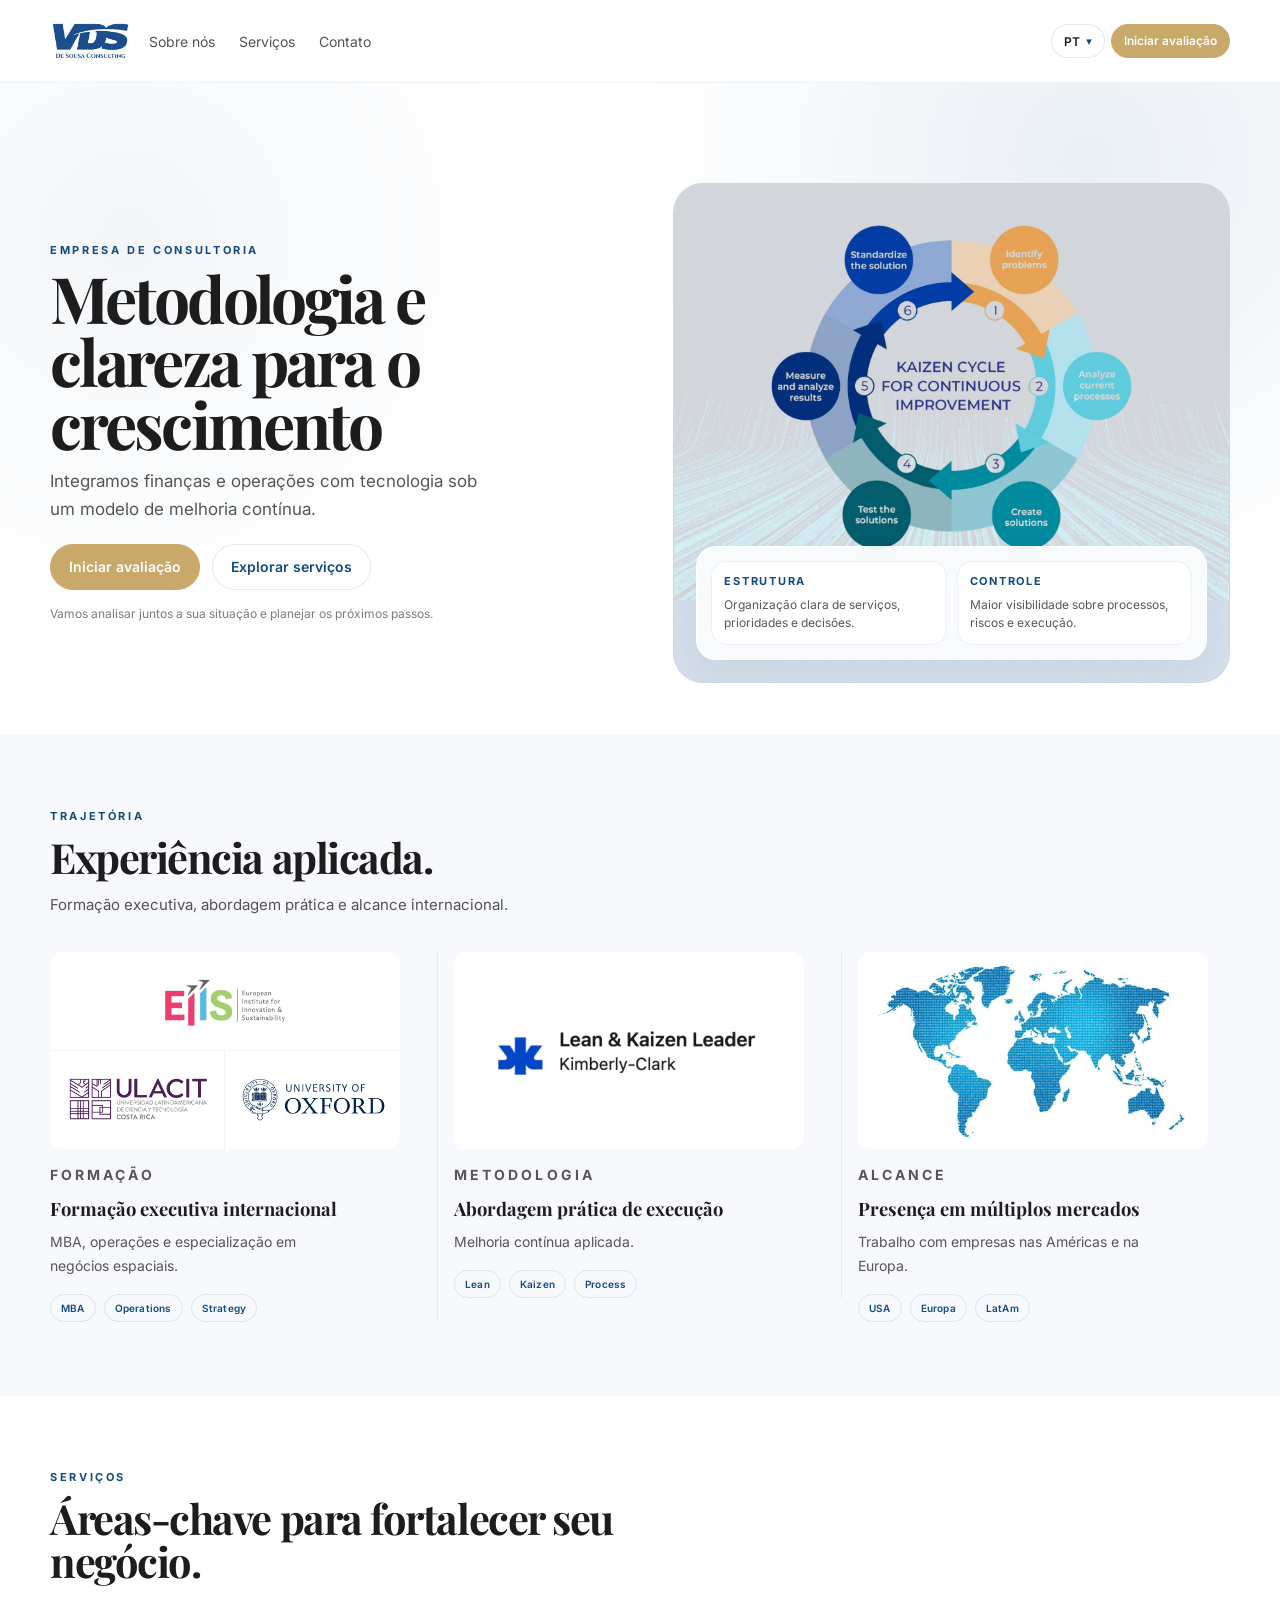
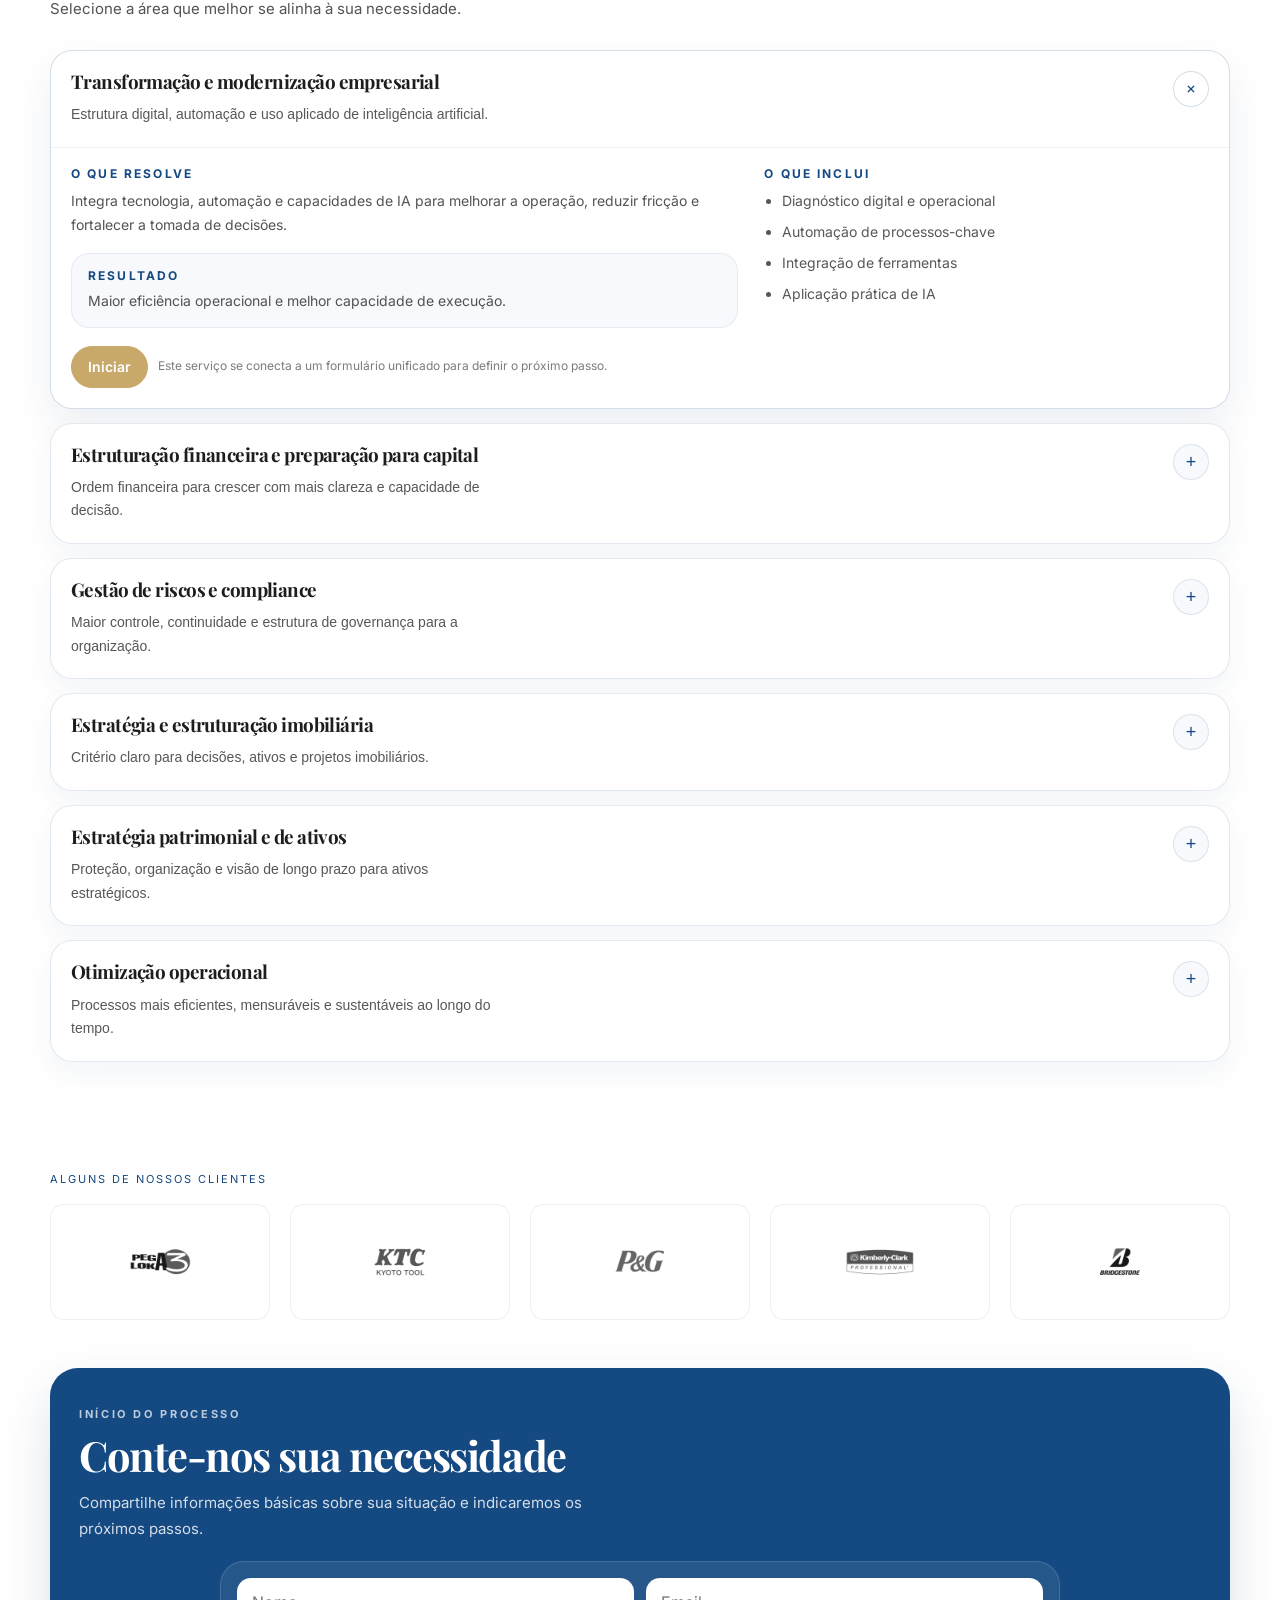
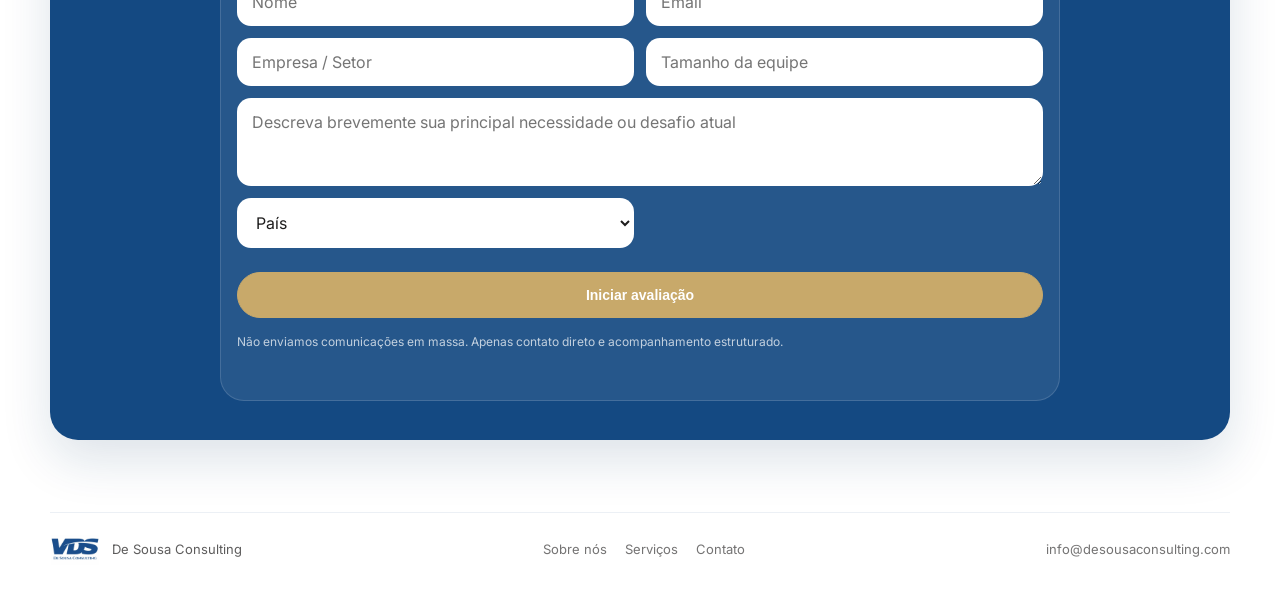
<file: pt-br.html>
<!doctype html>
<html lang="pt-BR">
  <head>
    <meta charset="utf-8" />
    <meta name="viewport" content="width=device-width,initial-scale=1" />
    <title>De Sousa Consulting</title>

    <meta
      name="description"
      content="Estruturação estratégica para empresas que buscam crescer com clareza, controle e escalabilidade."
    />
    <meta name="theme-color" content="#144982" />
    <meta name="mobile-web-app-capable" content="yes" />
    <meta name="apple-mobile-web-app-capable" content="yes" />
    <meta name="apple-mobile-web-app-status-bar-style" content="default" />
    <meta name="apple-mobile-web-app-title" content="De Sousa Consulting" />

    <link rel="icon" type="image/png" href="/assets/favicon-desousa.png" />
    <link rel="apple-touch-icon" href="/assets/apple-touch-icon.png" />
    <link rel="manifest" href="/manifest.webmanifest" />
    <link rel="preconnect" href="https://fonts.googleapis.com" />
    <link rel="preconnect" href="https://fonts.gstatic.com" crossorigin />
    <link
      href="https://fonts.googleapis.com/css2?family=Inter:wght@400;500;600;700&family=Playfair+Display:wght@600;700&display=swap"
      rel="stylesheet"
    />
    <link rel="stylesheet" href="/styles.css" />

    <meta property="og:title" content="De Sousa Consulting — Estruturação estratégica" />
    <meta
      property="og:description"
      content="Estruturação estratégica para empresas que buscam crescer com clareza, controle e escalabilidade."
    />
    <meta property="og:type" content="website" />
    <meta property="og:site_name" content="De Sousa Consulting" />
    <meta property="og:url" content="https://desousaconsulting.com/" />
    <meta property="og:image" content="https://desousaconsulting.com/assets/og-desousa.jpg" />
    <link rel="canonical" href="https://desousaconsulting.com/pt-br.html" />

    <meta name="twitter:card" content="summary_large_image" />
    <meta name="twitter:title" content="De Sousa Consulting — Estruturação estratégica" />
    <meta
      name="twitter:description"
      content="Estrutura, critério e execução para decisões empresariais de maior nível."
    />
    <meta name="twitter:image" content="https://desousaconsulting.com/assets/og-desousa.jpg" />

    <script src="https://challenges.cloudflare.com/turnstile/v0/api.js" async defer></script>
    <script defer src="/config.js"></script>
    <script defer src="/app.js"></script>
    <script defer src="/pwa.js"></script>

    <style>
      :root {
        --primary: #144982;
        --primary-dark: #0f3763;
        --highlight: #abc1d7;
        --neutral-dark: #1e1d1d;
        --neutral-light: #d9d9d9;
        --accent: #c8a96a;
        --accent-soft: #f5efe1;
        --surface: #f7f9fc;
        --surface-2: #f3f6fa;
        --surface-3: #eef3f8;
        --border: rgba(20, 73, 130, 0.12);
        --border-soft: rgba(20, 73, 130, 0.08);
        --shadow-soft: 0 12px 30px rgba(15, 55, 99, 0.05);
        --shadow-medium: 0 20px 50px rgba(15, 55, 99, 0.08);
        --radius-card: 24px;
        --radius-panel: 30px;
        --radius-pill: 999px;
        --container: 1180px;
      }

      * {
        box-sizing: border-box;
      }

      html {
        scroll-behavior: smooth;
      }

      body {
        margin: 0;
        font-family: "Inter", system-ui, -apple-system, BlinkMacSystemFont, "Segoe UI", sans-serif;
        color: var(--neutral-dark);
        background: #ffffff;
        -webkit-font-smoothing: antialiased;
        text-rendering: optimizeLegibility;
      }

      body.menu-open {
        overflow: hidden;
      }

      img {
        max-width: 100%;
        display: block;
      }

      a {
        color: inherit;
      }

      .wrap {
        width: min(var(--container), calc(100% - 32px));
        margin: 0 auto;
      }

      h1,
      h2,
      h3 {
        font-family: "Playfair Display", Georgia, serif;
      }

      .site-header {
        position: sticky;
        top: 0;
        z-index: 40;
        background: rgba(255, 255, 255, 0.94);
        backdrop-filter: blur(12px);
        -webkit-backdrop-filter: blur(12px);
        border-bottom: 1px solid var(--border-soft);
      }

      .header-inner {
        min-height: 60px;
        display: flex;
        align-items: center;
        justify-content: space-between;
        gap: 10px;
      }

      .brand {
        display: inline-flex;
        align-items: center;
        text-decoration: none;
        color: var(--primary);
        min-width: 0;
        flex-shrink: 1;
      }

      .brand-logo {
        max-width: 220px;
      }

      .brand-logo-image {
        display: block;
        width: auto;
        height: 52px;
        max-width: 100%;
        object-fit: contain;
      }

      .header-actions {
        display: flex;
        align-items: center;
        gap: 6px;
        margin-left: auto;
      }

      .desktop-only {
        display: none;
      }

      .site-nav {
        display: none;
        align-items: center;
        gap: 24px;
      }

      .site-nav a {
        text-decoration: none;
        font-size: 14px;
        color: rgba(30, 29, 29, 0.76);
        transition: color 0.2s ease;
      }

      .site-nav a:hover {
        color: var(--primary);
      }

      .language-switcher {
        position: relative;
      }

      .lang-toggle {
        min-height: 34px;
        min-width: 54px;
        display: inline-flex;
        align-items: center;
        justify-content: center;
        gap: 6px;
        padding: 0 10px;
        border-radius: var(--radius-pill);
        border: 1px solid var(--border);
        background: #ffffff;
        color: var(--neutral-dark);
        font: inherit;
        font-size: 12px;
        font-weight: 600;
        cursor: pointer;
        transition: background-color 0.18s ease, border-color 0.18s ease, transform 0.18s ease;
      }

      .lang-toggle:hover {
        background: var(--surface);
        border-color: rgba(200, 169, 106, 0.35);
      }

      .lang-caret {
        font-size: 11px;
        color: var(--primary);
      }

      .lang-menu {
        position: absolute;
        top: calc(100% + 8px);
        right: 0;
        min-width: 180px;
        padding: 8px;
        border-radius: 18px;
        border: 1px solid var(--border);
        background: #ffffff;
        box-shadow: var(--shadow-soft);
      }

      .lang-menu button {
        width: 100%;
        border: 0;
        background: transparent;
        color: var(--neutral-dark);
        text-align: left;
        font: inherit;
        font-size: 14px;
        padding: 11px 12px;
        border-radius: 12px;
        cursor: pointer;
      }

      .lang-menu button:hover {
        background: var(--surface);
      }

      .menu-toggle {
        width: 36px;
        height: 36px;
        display: inline-flex;
        flex-direction: column;
        align-items: center;
        justify-content: center;
        gap: 4px;
        border-radius: 50%;
        border: 1px solid var(--border);
        background: #ffffff;
        cursor: pointer;
        transition: background-color 0.18s ease, border-color 0.18s ease, transform 0.18s ease;
      }

      .menu-toggle:hover {
        background: var(--surface);
        border-color: rgba(20, 73, 130, 0.18);
      }

      .menu-toggle span {
        width: 16px;
        height: 2px;
        border-radius: 999px;
        background: var(--neutral-dark);
        display: block;
      }

      .mobile-menu {
        border-top: 1px solid var(--border-soft);
        background: rgba(255, 255, 255, 0.98);
      }

      .mobile-menu-inner {
        padding: 10px 0 16px;
      }

      .mobile-nav {
        display: grid;
      }

      .mobile-nav a {
        text-decoration: none;
        font-size: 15px;
        font-weight: 600;
        padding: 14px 2px;
        border-bottom: 1px solid var(--border-soft);
        color: rgba(30, 29, 29, 0.88);
      }

      .mobile-menu-footer {
        padding-top: 14px;
      }

      .btn {
        min-height: 46px;
        display: inline-flex;
        align-items: center;
        justify-content: center;
        padding: 12px 18px;
        border-radius: var(--radius-pill);
        border: 1px solid var(--accent);
        background: var(--accent);
        color: #ffffff;
        text-decoration: none;
        font-size: 14px;
        font-weight: 600;
        line-height: 1;
        transition: transform 0.18s ease, filter 0.18s ease, background-color 0.18s ease,
          border-color 0.18s ease;
        cursor: pointer;
      }

      .btn:hover {
        transform: translateY(-1px);
        filter: brightness(0.96);
      }

      .btn.secondary {
        background: #ffffff;
        color: var(--primary);
        border-color: var(--border);
      }

      .btn.secondary:hover {
        background: var(--surface);
        filter: none;
      }

      .btn.header-cta {
        min-height: 34px;
        padding: 8px 12px;
        font-size: 12px;
        line-height: 1;
      }

      .btn.full {
        width: 100%;
      }

      .hero {
        position: relative;
        overflow: hidden;
        padding: 6px 0 18px;
      }

      .hero::before {
        content: "";
        position: absolute;
        inset: 0;
        background:
          radial-gradient(circle at 85% 12%, rgba(171, 193, 215, 0.26), transparent 36%),
          radial-gradient(circle at 10% 24%, rgba(20, 73, 130, 0.05), transparent 32%);
        pointer-events: none;
      }

      .hero-grid {
        position: relative;
        display: grid;
        gap: 22px;
        align-items: center;
      }

      .hero-copy {
        order: 1;
      }

      .hero-visual-wrap {
        order: 2;
      }

      .eyebrow {
        margin: 0 0 10px;
        color: var(--primary);
        font-size: 11px;
        font-weight: 700;
        letter-spacing: 0.24em;
        text-transform: uppercase;
      }

      h1 {
        margin: 0;
        max-width: 11ch;
        font-size: clamp(2.35rem, 10vw, 3rem);
        line-height: 0.98;
        letter-spacing: -0.045em;
      }

      .lead {
        margin: 12px 0 0;
        max-width: 34ch;
        font-size: 15px;
        line-height: 1.65;
        color: rgba(30, 29, 29, 0.75);
      }

      .cta-row {
        display: flex;
        flex-direction: column;
        gap: 12px;
        margin-top: 20px;
      }

      .cta-row .btn {
        width: 100%;
      }

      .hero-note {
        margin: 14px 0 0;
        font-size: 12px;
        line-height: 1.6;
        color: rgba(30, 29, 29, 0.58);
      }

      .hero-visual {
        width: 100%;
        min-height: 240px;
        border-radius: 26px;
        background:
          linear-gradient(135deg, rgba(20, 73, 130, 0.08), rgba(171, 193, 215, 0.24)),
          #f5f8fc;
        border: 1px solid var(--border);
        overflow: hidden;
        position: relative;
      }

      .hero-image {
        width: 100%;
        height: 100%;
        object-fit: cover;
      }

      .hero-visual::after {
        content: "";
        position: absolute;
        inset: 0;
        background: rgba(20, 73, 130, 0.08);
      }

      .hero-image-placeholder {
        position: absolute;
        inset: 0;
        display: flex;
        flex-direction: column;
        justify-content: flex-end;
        padding: 18px;
        z-index: 2;
      }

      .hero-image-card {
        width: 100%;
        border: 1px solid rgba(255, 255, 255, 0.7);
        background: rgba(255, 255, 255, 0.84);
        border-radius: 20px;
        padding: 14px;
        backdrop-filter: blur(10px);
        -webkit-backdrop-filter: blur(10px);
        box-shadow: var(--shadow-soft);
      }

      .hero-image-card p {
        margin: 0;
      }

      .mini-label {
        color: var(--primary);
        font-size: 10px;
        font-weight: 700;
        letter-spacing: 0.22em;
        text-transform: uppercase;
      }

      .hero-metrics {
        display: grid;
        grid-template-columns: 1fr 1fr;
        gap: 10px;
        margin-top: 0;
      }

      .hero-metric {
        border-radius: 16px;
        background: #ffffff;
        padding: 12px;
        border: 1px solid rgba(20, 73, 130, 0.08);
      }

      .hero-metric strong {
        display: block;
        font-size: 11px;
        font-weight: 700;
        color: var(--primary);
        letter-spacing: 0.16em;
        text-transform: uppercase;
      }

      .hero-metric span {
        display: block;
        margin-top: 8px;
        font-size: 12px;
        line-height: 1.5;
        color: rgba(30, 29, 29, 0.74);
      }

      .section {
        padding: 56px 0;
      }

      .section.alt {
        background: var(--surface);
      }

      .section-header {
        max-width: 680px;
      }

      .section-label {
        margin: 0 0 12px;
        color: var(--primary);
        font-size: 11px;
        font-weight: 700;
        letter-spacing: 0.24em;
        text-transform: uppercase;
      }

      h2 {
        margin: 0;
        font-size: clamp(2rem, 8vw, 2.6rem);
        line-height: 1.04;
        letter-spacing: -0.035em;
      }

      .section-intro {
        margin: 14px 0 0;
        max-width: 58ch;
        font-size: 15px;
        line-height: 1.72;
        color: rgba(30, 29, 29, 0.76);
      }

      .grid-3 {
        display: grid;
        gap: 16px;
        margin-top: 24px;
      }

      .vertical-card {
        border: 1px solid var(--border);
        border-radius: 22px;
        background: #ffffff;
        padding: 20px;
        box-shadow: var(--shadow-soft);
        text-decoration: none;
        transition: transform 0.22s ease, border-color 0.22s ease, box-shadow 0.22s ease;
      }

      .vertical-card:hover {
        transform: translateY(-2px);
        border-color: rgba(200, 169, 106, 0.45);
        box-shadow: 0 18px 42px rgba(15, 55, 99, 0.1);
      }

      .vertical-top {
        display: flex;
        align-items: flex-start;
        justify-content: space-between;
        gap: 16px;
      }

      .vertical-card h3 {
        margin: 0;
        font-size: 22px;
        line-height: 1.12;
        letter-spacing: -0.03em;
      }

      .vertical-card p {
        margin: 10px 0 0;
        font-size: 14px;
        line-height: 1.7;
        color: rgba(30, 29, 29, 0.74);
      }

      .vertical-arrow {
        width: 36px;
        height: 36px;
        flex: 0 0 36px;
        display: inline-flex;
        align-items: center;
        justify-content: center;
        border-radius: 50%;
        border: 1px solid var(--border);
        background: var(--surface);
        color: var(--primary);
        font-size: 18px;
      }

      .capabilities {
        display: grid;
        gap: 28px;
        margin-top: 34px;
      }

      .capability {
        padding-bottom: 28px;
        border-bottom: 1px solid var(--border-soft);
      }

      .section-image {
        width: 100%;
        aspect-ratio: 16 / 9;
        object-fit: cover;
        border-radius: 12px;
        display: block;
        margin-bottom: 14px;
      }

      .capability h3 {
        margin: 8px 0 10px;
        font-size: 1.15rem;
        line-height: 1.28;
      }

      .capability p {
        margin: 0;
        max-width: 34ch;
        font-size: 14px;
        line-height: 1.7;
        color: rgba(30, 29, 29, 0.74);
      }

      .capability .mini-label {
        display: inline-block;
        margin-bottom: 2px;
      }

      .cred-tags {
        display: flex;
        flex-wrap: wrap;
        gap: 8px;
        margin-top: 16px;
      }

      .cred-tag {
        display: inline-flex;
        align-items: center;
        min-height: 28px;
        padding: 6px 10px;
        border-radius: 999px;
        background: transparent;
        border: 1px solid var(--border);
        color: var(--primary);
        font-size: 10px;
        font-weight: 600;
        letter-spacing: 0.02em;
        line-height: 1;
        transition: background-color 0.2s ease, border-color 0.2s ease, transform 0.2s ease;
      }

      .services-accordion {
        display: grid;
        gap: 14px;
        margin-top: 28px;
      }

      .service-accordion-item {
        border: 1px solid var(--border);
        border-radius: 22px;
        background: #ffffff;
        box-shadow: var(--shadow-soft);
        overflow: hidden;
        transition: border-color 0.22s ease, box-shadow 0.22s ease, transform 0.22s ease;
      }

      .service-accordion-item.is-open {
        border-color: rgba(20, 73, 130, 0.18);
        box-shadow: 0 18px 42px rgba(15, 55, 99, 0.08);
      }

      .service-trigger {
        width: 100%;
        border: 0;
        background: transparent;
        text-align: left;
        padding: 20px;
        display: grid;
        grid-template-columns: 1fr auto;
        gap: 16px;
        align-items: start;
        cursor: pointer;
        color: inherit;
      }

      .service-trigger:focus-visible {
        outline: 2px solid rgba(20, 73, 130, 0.18);
        outline-offset: -2px;
      }

      .service-trigger-copy h3 {
        margin: 0;
        font-size: 1.18rem;
        line-height: 1.18;
        letter-spacing: -0.03em;
      }

      .service-trigger-copy p {
        margin: 10px 0 0;
        max-width: 56ch;
        font-size: 14px;
        line-height: 1.68;
        color: rgba(30, 29, 29, 0.74);
      }

      .service-trigger-arrow {
        width: 36px;
        height: 36px;
        display: inline-flex;
        align-items: center;
        justify-content: center;
        border-radius: 50%;
        border: 1px solid var(--border);
        background: var(--surface);
        color: var(--primary);
        font-size: 18px;
        line-height: 1;
        transition: transform 0.28s ease, background-color 0.22s ease, border-color 0.22s ease;
      }

      .service-accordion-item.is-open .service-trigger-arrow {
        transform: rotate(45deg);
        background: #ffffff;
        border-color: rgba(20, 73, 130, 0.18);
      }

      .service-panel {
        display: grid;
        grid-template-rows: 0fr;
        transition: grid-template-rows 0.35s cubic-bezier(0.2, 0.8, 0.2, 1);
      }

      .service-accordion-item.is-open .service-panel {
        grid-template-rows: 1fr;
      }

      .service-panel-inner {
        overflow: hidden;
      }

      .service-panel-content {
        padding: 0 20px 20px;
        border-top: 1px solid var(--border-soft);
        opacity: 0;
        transform: translateY(-8px);
        transition: opacity 0.28s ease, transform 0.28s ease;
      }

      .service-accordion-item.is-open .service-panel-content {
        opacity: 1;
        transform: translateY(0);
      }

      .service-detail-grid {
        display: grid;
        gap: 18px;
        padding-top: 18px;
      }

      .service-detail-copy h4,
      .service-detail-includes h4 {
        margin: 0 0 8px;
        font-family: "Inter", system-ui, -apple-system, BlinkMacSystemFont, "Segoe UI", sans-serif;
        font-size: 12px;
        font-weight: 700;
        letter-spacing: 0.18em;
        text-transform: uppercase;
        color: var(--primary);
      }

      .service-detail-copy p {
        margin: 0;
        font-size: 14px;
        line-height: 1.72;
        color: rgba(30, 29, 29, 0.76);
      }

      .service-includes {
        margin: 0;
        padding-left: 18px;
        display: grid;
        gap: 8px;
      }

      .service-includes li {
        font-size: 14px;
        line-height: 1.65;
        color: rgba(30, 29, 29, 0.74);
      }

      .service-result {
        margin-top: 16px;
        padding: 14px 16px;
        border-radius: 18px;
        background: var(--surface);
        border: 1px solid var(--border-soft);
      }

      .service-result strong {
        display: block;
        margin-bottom: 6px;
        font-size: 12px;
        font-weight: 700;
        letter-spacing: 0.18em;
        text-transform: uppercase;
        color: var(--primary);
      }

      .service-result p {
        margin: 0;
        font-size: 14px;
        line-height: 1.68;
        color: rgba(30, 29, 29, 0.76);
      }

      .service-actions {
        margin-top: 18px;
        display: flex;
        flex-wrap: wrap;
        gap: 10px;
        align-items: center;
      }

      .service-start {
        min-height: 42px;
        padding: 10px 16px;
      }

      .service-footnote {
        font-size: 12px;
        line-height: 1.55;
        color: rgba(30, 29, 29, 0.58);
      }

      .clients-strip {
        padding: 20px 0 28px;
      }

      .clients-label {
        margin: 0 0 14px;
        font-size: 11px;
        letter-spacing: 0.18em;
        text-transform: uppercase;
        color: var(--primary);
      }

      .clients-slider {
        overflow-x: auto;
        overflow-y: hidden;
        -webkit-overflow-scrolling: touch;
        scroll-snap-type: x proximity;
        padding-bottom: 4px;
      }

      .clients-slider::-webkit-scrollbar {
        display: none;
      }

      .clients-track {
        display: flex;
        flex-direction: row;
        flex-wrap: nowrap;
        gap: 14px;
        width: max-content;
        align-items: center;
      }

      .client-item {
        flex: 0 0 auto;
        width: 150px;
        height: 90px;
        display: flex;
        align-items: center;
        justify-content: center;
        border-radius: 14px;
        background: #eef2f6;
        border: 1px solid var(--border-soft);
        scroll-snap-align: start;
        padding: 10px;
      }

      .client-item img {
        width: auto;
        height: auto;
        max-width: 82%;
        max-height: 68%;
        object-fit: contain;
        display: block;
      }

      .cta-section {
        padding: 0 0 72px;
      }

      .cta-panel {
        border: 1px solid rgba(20, 73, 130, 0.12);
        border-radius: 28px;
        background: var(--primary);
        color: #ffffff;
        padding: 28px 18px;
        box-shadow: 0 20px 50px rgba(15, 55, 99, 0.14);
      }

      .cta-panel .section-label {
        color: rgba(255, 255, 255, 0.72);
      }

      .cta-panel h2 {
        color: #ffffff;
      }

      .cta-panel .section-intro {
        color: rgba(255, 255, 255, 0.82);
      }

      .form-card {
        margin-top: 20px;
        max-width: 840px;
        border: 1px solid rgba(255, 255, 255, 0.14);
        border-radius: 24px;
        background: rgba(255, 255, 255, 0.08);
        padding: 16px;
      }

      .form {
        display: grid;
        gap: 12px;
      }

      .form-grid {
        display: grid;
        gap: 12px;
      }

      input,
      textarea,
      select {
        width: 100%;
        padding: 13px 14px;
        border-radius: 14px;
        border: 1px solid rgba(255, 255, 255, 0.18);
        background: #ffffff;
        color: var(--neutral-dark);
        font: inherit;
        transition: border-color 0.18s ease, box-shadow 0.18s ease;
      }

      input:focus,
      textarea:focus,
      select:focus {
        outline: none;
        border-color: var(--accent);
        box-shadow: 0 0 0 4px rgba(200, 169, 106, 0.18);
      }

      textarea {
        resize: vertical;
      }

      .fine {
        margin: 2px 0 0;
        font-size: 12px;
        line-height: 1.6;
        color: rgba(255, 255, 255, 0.72);
      }

      #formStatus {
        min-height: 18px;
      }

      .foot {
        padding: 0 0 32px;
      }

      .foot-inner {
        padding-top: 22px;
        border-top: 1px solid var(--border-soft);
        display: flex;
        flex-direction: column;
        gap: 6px;
        font-size: 12px;
        color: rgba(30, 29, 29, 0.58);
      }

      @media (max-width: 859px) {
        .btn.header-cta {
          display: none;
        }
      }

      @media (min-width: 860px) {
        .wrap {
          width: min(var(--container), calc(100% - 48px));
        }

        .desktop-only {
          display: inline-flex;
        }

        .menu-toggle {
          display: none;
        }

        .site-nav {
          display: inline-flex;
        }

        .brand-logo {
          max-width: 260px;
        }

        .brand-logo-image {
          height: 52px;
        }

        .header-inner {
          min-height: 82px;
          gap: 18px;
        }

        .hero {
          padding: 44px 0 28px;
        }

        .hero-grid {
          grid-template-columns: 1.02fr 0.98fr;
          gap: 44px;
          min-height: 520px;
        }

        h1 {
          font-size: clamp(3.2rem, 5vw, 4.35rem);
          max-width: 10ch;
        }

        .lead {
          font-size: 17px;
          max-width: 40ch;
        }

        .cta-row {
          flex-direction: row;
          flex-wrap: wrap;
        }

        .cta-row .btn {
          width: auto;
        }

        .hero-visual {
          min-height: 500px;
          border-radius: 30px;
        }

        .hero-image-placeholder {
          padding: 22px;
        }

        .section {
          padding: 74px 0;
        }

        .capabilities {
          grid-template-columns: repeat(3, minmax(0, 1fr));
          gap: 32px;
          align-items: start;
        }

        .capability {
          min-width: 0;
          min-height: 220px;
          padding: 0 22px 0 0;
          border-bottom: none;
          position: relative;
        }

        .capability:not(:last-child)::after {
          content: "";
          position: absolute;
          top: 0;
          right: -16px;
          width: 1px;
          height: 100%;
          background: var(--border-soft);
        }

        .service-detail-grid {
          grid-template-columns: minmax(0, 1.2fr) minmax(0, 0.8fr);
          gap: 26px;
        }

        .form-grid {
          grid-template-columns: 1fr 1fr;
        }

        .cta-panel {
          padding: 38px 28px;
        }

        .clients-strip {
          padding: 36px 0 44px;
        }

        .clients-label {
          margin-bottom: 18px;
        }

        .clients-slider {
          overflow-x: auto;
          overflow-y: hidden;
          -webkit-overflow-scrolling: touch;
        }

        .clients-track {
          display: flex;
          flex-direction: row;
          flex-wrap: nowrap;
          gap: 20px;
          width: max-content;
          align-items: center;
        }

        .client-item {
          width: 210px;
          height: 110px;
          padding: 14px;
          border-radius: 14px;
          background: #ffffff;
        }

        .client-item img {
          max-width: 78%;
          max-height: 58%;
          object-fit: contain;
          opacity: 0.9;
          filter: grayscale(100%);
          transition: 0.25s ease;
        }

        .client-item img:hover {
          opacity: 1;
          filter: grayscale(0%);
        }
      }

      @media (min-width: 1120px) {
        .client-item {
          width: 220px;
          height: 116px;
          padding: 14px;
        }

        .client-item img {
          max-width: 76%;
          max-height: 56%;
        }
      }

      @media (hover: hover) and (pointer: fine) {
        .capability {
          transition: transform 0.25s ease, opacity 0.25s ease;
        }

        .capabilities:hover .capability {
          opacity: 0.55;
        }

        .capabilities .capability:hover {
          opacity: 1;
          transform: translateY(-2px);
        }

        .capabilities .capability:hover h3 {
          color: var(--primary);
        }

        .capabilities .capability:hover .cred-tag {
          border-color: rgba(20, 73, 130, 0.18);
          background: #ffffff;
        }

        .service-accordion-item:hover {
          border-color: rgba(20, 73, 130, 0.16);
          box-shadow: 0 18px 42px rgba(15, 55, 99, 0.08);
        }

        .service-trigger:hover .service-trigger-arrow {
          background: #ffffff;
          border-color: rgba(20, 73, 130, 0.18);
        }
      }
    </style>
  </head>

  <body>
    <header class="site-header">
      <div class="wrap header-inner">
        <a href="#top" class="brand brand-logo" aria-label="De Sousa Consulting - Início">
          <img src="/assets/logo-desousa.png" alt="De Sousa Consulting" class="brand-logo-image" />
        </a>

        <nav class="site-nav desktop-only" aria-label="Navegação principal">
          <a href="#credibilidad">Sobre nós</a>
          <a href="#servicios">Serviços</a>
          <a href="#diagnostico">Contato</a>
        </nav>

        <div class="header-actions">
          <div class="language-switcher">
            <button
              class="lang-toggle"
              id="langToggle"
              type="button"
              aria-expanded="false"
              aria-controls="langMenu"
            >
              <span id="langLabel">PT</span>
              <span class="lang-caret">▾</span>
            </button>

            <div class="lang-menu" id="langMenu" hidden>
              <a href="/index.html" class="lang-option" hreflang="es">Español</a>
              <a href="/en.html" class="lang-option" hreflang="en">English</a>
              <a href="/pt-br.html" class="lang-option is-active" hreflang="pt-BR">Português</a>
            </div>
          </div>

          <a href="#diagnostico" class="btn header-cta desktop-only">Iniciar avaliação</a>

          <button
            class="menu-toggle"
            id="menuToggle"
            type="button"
            aria-label="Abrir menu"
            aria-expanded="false"
            aria-controls="mobileMenu"
          >
            <span></span>
            <span></span>
            <span></span>
          </button>
        </div>
      </div>

      <div class="mobile-menu" id="mobileMenu" hidden>
        <div class="wrap mobile-menu-inner">
          <nav class="mobile-nav" aria-label="Navegação principal móvel">
            <a href="#credibilidad">Sobre nós</a>
            <a href="#servicios">Serviços</a>
            <a href="#diagnostico">Contato</a>
          </nav>

          <div class="mobile-menu-footer">
            <a href="#diagnostico" class="btn full">Iniciar avaliação</a>
          </div>
        </div>
      </div>
    </header>

    <main id="top">
      <section class="hero" aria-labelledby="hero-title">
        <div class="wrap hero-grid">
          <div class="hero-copy">
            <p class="eyebrow">Empresa de consultoria</p>
            <h1 id="hero-title">Metodologia e clareza para o crescimento</h1>
            <p class="lead">Integramos finanças e operações com tecnologia sob um modelo de melhoria contínua.</p>

            <div class="cta-row">
              <a class="btn" href="#diagnostico">Iniciar avaliação</a>
              <a class="btn secondary" href="#servicios">Explorar serviços</a>
            </div>

            <p class="hero-note">
              Vamos analisar juntos a sua situação e planejar os próximos passos.
            </p>
          </div>

          <div class="hero-visual-wrap" aria-label="Espaço visual principal da página inicial">
            <div class="hero-visual">
              <img src="/assets/hero-desousa.png" alt="Estrutura empresarial" class="hero-image" />

              <div class="hero-image-placeholder">
                <div class="hero-image-card">
                  <div class="hero-metrics">
                    <div class="hero-metric">
                      <strong>Estrutura</strong>
                      <span>Organização clara de serviços, prioridades e decisões.</span>
                    </div>

                    <div class="hero-metric">
                      <strong>Controle</strong>
                      <span>Maior visibilidade sobre processos, riscos e execução.</span>
                    </div>
                  </div>
                </div>
              </div>
            </div>
          </div>
        </div>
      </section>

      <section class="section alt" id="credibilidad" aria-labelledby="credibilidad-title">
        <div class="wrap">
          <div class="section-header">
            <p class="section-label">Trajetória</p>
            <h2 id="credibilidad-title">Experiência aplicada.</h2>
            <p class="section-intro">Formação executiva, abordagem prática e alcance internacional.</p>
          </div>

          <div class="capabilities">
            <div class="capability">
              <img src="/formacion.jpg" alt="Formação executiva" class="section-image" loading="lazy" />
              <p class="mini-label">Formação</p>
              <h3>Formação executiva internacional</h3>
              <p>MBA, operações e especialização em negócios espaciais.</p>
              <div class="cred-tags">
                <span class="cred-tag">MBA</span>
                <span class="cred-tag">Operations</span>
                <span class="cred-tag">Strategy</span>
              </div>
            </div>

            <div class="capability">
              <img src="/metodologia.jpg" alt="Metodologia aplicada" class="section-image" loading="lazy" />
              <p class="mini-label">Metodologia</p>
              <h3>Abordagem prática de execução</h3>
              <p>Melhoria contínua aplicada.</p>
              <div class="cred-tags">
                <span class="cred-tag">Lean</span>
                <span class="cred-tag">Kaizen</span>
                <span class="cred-tag">Process</span>
              </div>
            </div>

            <div class="capability">
              <img src="/alcance.jpg" alt="Alcance internacional" class="section-image" loading="lazy" />
              <p class="mini-label">Alcance</p>
              <h3>Presença em múltiplos mercados</h3>
              <p>Trabalho com empresas nas Américas e na Europa.</p>
              <div class="cred-tags">
                <span class="cred-tag">USA</span>
                <span class="cred-tag">Europa</span>
                <span class="cred-tag">LatAm</span>
              </div>
            </div>
          </div>
        </div>
      </section>

      <section class="section" id="servicios" aria-labelledby="servicios-title">
        <div class="wrap">
          <div class="section-header">
            <p class="section-label">Serviços</p>
            <h2 id="servicios-title">Áreas-chave para fortalecer seu negócio.</h2>
            <p class="section-intro">Selecione a área que melhor se alinha à sua necessidade.</p>
          </div>

          <div class="services-accordion" id="servicesAccordion">
            <article class="service-accordion-item is-open" data-service="transformacion-modernizacion">
              <button
                class="service-trigger"
                type="button"
                aria-expanded="true"
                aria-controls="service-panel-transformacion"
                id="service-trigger-transformacion"
              >
                <div class="service-trigger-copy">
                  <h3>Transformação e modernização empresarial</h3>
                  <p>Estrutura digital, automação e uso aplicado de inteligência artificial.</p>
                </div>
                <span class="service-trigger-arrow" aria-hidden="true">+</span>
              </button>

              <div
                class="service-panel"
                id="service-panel-transformacion"
                role="region"
                aria-labelledby="service-trigger-transformacion"
              >
                <div class="service-panel-inner">
                  <div class="service-panel-content">
                    <div class="service-detail-grid">
                      <div class="service-detail-copy">
                        <h4>O que resolve</h4>
                        <p>
                          Integra tecnologia, automação e capacidades de IA para melhorar a operação,
                          reduzir fricção e fortalecer a tomada de decisões.
                        </p>

                        <div class="service-result">
                          <strong>Resultado</strong>
                          <p>Maior eficiência operacional e melhor capacidade de execução.</p>
                        </div>
                      </div>

                      <div class="service-detail-includes">
                        <h4>O que inclui</h4>
                        <ul class="service-includes">
                          <li>Diagnóstico digital e operacional</li>
                          <li>Automação de processos-chave</li>
                          <li>Integração de ferramentas</li>
                          <li>Aplicação prática de IA</li>
                        </ul>
                      </div>
                    </div>

                    <div class="service-actions">
                      <a href="#diagnostico" class="btn service-start" data-service-origin="transformacion-modernizacion">Iniciar</a>
                      <span class="service-footnote">Este serviço se conecta a um formulário unificado para definir o próximo passo.</span>
                    </div>
                  </div>
                </div>
              </div>
            </article>

            <article class="service-accordion-item" data-service="finanzas-capital">
              <button
                class="service-trigger"
                type="button"
                aria-expanded="false"
                aria-controls="service-panel-finanzas"
                id="service-trigger-finanzas"
              >
                <div class="service-trigger-copy">
                  <h3>Estruturação financeira e preparação para capital</h3>
                  <p>Ordem financeira para crescer com mais clareza e capacidade de decisão.</p>
                </div>
                <span class="service-trigger-arrow" aria-hidden="true">+</span>
              </button>

              <div
                class="service-panel"
                id="service-panel-finanzas"
                role="region"
                aria-labelledby="service-trigger-finanzas"
              >
                <div class="service-panel-inner">
                  <div class="service-panel-content">
                    <div class="service-detail-grid">
                      <div class="service-detail-copy">
                        <h4>O que resolve</h4>
                        <p>
                          Organiza a base financeira do negócio para melhorar visibilidade, controle e preparação
                          para crescimento, investimento ou financiamento.
                        </p>

                        <div class="service-result">
                          <strong>Resultado</strong>
                          <p>Maior clareza financeira e melhor capacidade de decisão.</p>
                        </div>
                      </div>

                      <div class="service-detail-includes">
                        <h4>O que inclui</h4>
                        <ul class="service-includes">
                          <li>Diagnóstico financeiro inicial</li>
                          <li>Estrutura de custos e fluxo de caixa</li>
                          <li>Projeções e preparação para capital</li>
                          <li>Base para crescimento ou investimento</li>
                        </ul>
                      </div>
                    </div>

                    <div class="service-actions">
                      <a href="#diagnostico" class="btn service-start" data-service-origin="finanzas-capital">Iniciar</a>
                      <span class="service-footnote">Este serviço se conecta a um formulário unificado para definir o próximo passo.</span>
                    </div>
                  </div>
                </div>
              </div>
            </article>

            <article class="service-accordion-item" data-service="riesgos-cumplimiento">
              <button
                class="service-trigger"
                type="button"
                aria-expanded="false"
                aria-controls="service-panel-riesgos"
                id="service-trigger-riesgos"
              >
                <div class="service-trigger-copy">
                  <h3>Gestão de riscos e compliance</h3>
                  <p>Maior controle, continuidade e estrutura de governança para a organização.</p>
                </div>
                <span class="service-trigger-arrow" aria-hidden="true">+</span>
              </button>

              <div
                class="service-panel"
                id="service-panel-riesgos"
                role="region"
                aria-labelledby="service-trigger-riesgos"
              >
                <div class="service-panel-inner">
                  <div class="service-panel-content">
                    <div class="service-detail-grid">
                      <div class="service-detail-copy">
                        <h4>O que resolve</h4>
                        <p>
                          Define riscos, controles e critérios de compliance para fortalecer continuidade,
                          estabilidade e capacidade de governança.
                        </p>

                        <div class="service-result">
                          <strong>Resultado</strong>
                          <p>Maior controle, continuidade e confiança operacional.</p>
                        </div>
                      </div>

                      <div class="service-detail-includes">
                        <h4>O que inclui</h4>
                        <ul class="service-includes">
                          <li>Identificação de riscos-chave</li>
                          <li>Desenho de controles e critérios</li>
                          <li>Base de compliance e governança</li>
                          <li>Priorização de ações críticas</li>
                        </ul>
                      </div>
                    </div>

                    <div class="service-actions">
                      <a href="#diagnostico" class="btn service-start" data-service-origin="riesgos-cumplimiento">Iniciar</a>
                      <span class="service-footnote">Este serviço se conecta a um formulário unificado para definir o próximo passo.</span>
                    </div>
                  </div>
                </div>
              </div>
            </article>

            <article class="service-accordion-item" data-service="inmobiliario">
              <button
                class="service-trigger"
                type="button"
                aria-expanded="false"
                aria-controls="service-panel-inmobiliario"
                id="service-trigger-inmobiliario"
              >
                <div class="service-trigger-copy">
                  <h3>Estratégia e estruturação imobiliária</h3>
                  <p>Critério claro para decisões, ativos e projetos imobiliários.</p>
                </div>
                <span class="service-trigger-arrow" aria-hidden="true">+</span>
              </button>

              <div
                class="service-panel"
                id="service-panel-inmobiliario"
                role="region"
                aria-labelledby="service-trigger-inmobiliario"
              >
                <div class="service-panel-inner">
                  <div class="service-panel-content">
                    <div class="service-detail-grid">
                      <div class="service-detail-copy">
                        <h4>O que resolve</h4>
                        <p>
                          Traz critério financeiro e estratégico para organizar decisões sobre ativos,
                          projetos e oportunidades imobiliárias.
                        </p>

                        <div class="service-result">
                          <strong>Resultado</strong>
                          <p>Melhores decisões sobre ativos e projetos imobiliários.</p>
                        </div>
                      </div>

                      <div class="service-detail-includes">
                        <h4>O que inclui</h4>
                        <ul class="service-includes">
                          <li>Avaliação de ativos e projetos</li>
                          <li>Análise de investimento e viabilidade</li>
                          <li>Estruturação de decisões imobiliárias</li>
                          <li>Suporte para prioridades e opções</li>
                        </ul>
                      </div>
                    </div>

                    <div class="service-actions">
                      <a href="#diagnostico" class="btn service-start" data-service-origin="inmobiliario">Iniciar</a>
                      <span class="service-footnote">Este serviço se conecta a um formulário unificado para definir o próximo passo.</span>
                    </div>
                  </div>
                </div>
              </div>
            </article>

            <article class="service-accordion-item" data-service="patrimonio-activos">
              <button
                class="service-trigger"
                type="button"
                aria-expanded="false"
                aria-controls="service-panel-patrimonio"
                id="service-trigger-patrimonio"
              >
                <div class="service-trigger-copy">
                  <h3>Estratégia patrimonial e de ativos</h3>
                  <p>Proteção, organização e visão de longo prazo para ativos estratégicos.</p>
                </div>
                <span class="service-trigger-arrow" aria-hidden="true">+</span>
              </button>

              <div
                class="service-panel"
                id="service-panel-patrimonio"
                role="region"
                aria-labelledby="service-trigger-patrimonio"
              >
                <div class="service-panel-inner">
                  <div class="service-panel-content">
                    <div class="service-detail-grid">
                      <div class="service-detail-copy">
                        <h4>O que resolve</h4>
                        <p>
                          Organiza e protege ativos com uma visão clara de longo prazo, facilitando decisões
                          sobre resguardo, estrutura e continuidade patrimonial.
                        </p>

                        <div class="service-result">
                          <strong>Resultado</strong>
                          <p>Maior segurança e clareza sobre o patrimônio e os ativos.</p>
                        </div>
                      </div>

                      <div class="service-detail-includes">
                        <h4>O que inclui</h4>
                        <ul class="service-includes">
                          <li>Diagnóstico patrimonial inicial</li>
                          <li>Estruturação e organização de ativos</li>
                          <li>Critérios de proteção e continuidade</li>
                          <li>Abordagem de longo prazo</li>
                        </ul>
                      </div>
                    </div>

                    <div class="service-actions">
                      <a href="#diagnostico" class="btn service-start" data-service-origin="patrimonio-activos">Iniciar</a>
                      <span class="service-footnote">Este serviço se conecta a um formulário unificado para definir o próximo passo.</span>
                    </div>
                  </div>
                </div>
              </div>
            </article>

            <article class="service-accordion-item" data-service="optimizacion-operativa">
              <button
                class="service-trigger"
                type="button"
                aria-expanded="false"
                aria-controls="service-panel-operaciones"
                id="service-trigger-operaciones"
              >
                <div class="service-trigger-copy">
                  <h3>Otimização operacional</h3>
                  <p>Processos mais eficientes, mensuráveis e sustentáveis ao longo do tempo.</p>
                </div>
                <span class="service-trigger-arrow" aria-hidden="true">+</span>
              </button>

              <div
                class="service-panel"
                id="service-panel-operaciones"
                role="region"
                aria-labelledby="service-trigger-operaciones"
              >
                <div class="service-panel-inner">
                  <div class="service-panel-content">
                    <div class="service-detail-grid">
                      <div class="service-detail-copy">
                        <h4>O que resolve</h4>
                        <p>
                          Melhora a operação por meio de processos mais claros, mensuráveis e consistentes,
                          reduzindo fricção e aumentando a capacidade de acompanhamento.
                        </p>

                        <div class="service-result">
                          <strong>Resultado</strong>
                          <p>Operações mais eficientes, mensuráveis e sustentáveis.</p>
                        </div>
                      </div>

                      <div class="service-detail-includes">
                        <h4>O que inclui</h4>
                        <ul class="service-includes">
                          <li>Diagnóstico operacional inicial</li>
                          <li>Redesenho de processos prioritários</li>
                          <li>Definição de métricas e controle</li>
                          <li>Plano de melhoria e implementação</li>
                        </ul>
                      </div>
                    </div>

                    <div class="service-actions">
                      <a href="#diagnostico" class="btn service-start" data-service-origin="optimizacion-operativa">Iniciar</a>
                      <span class="service-footnote">Este serviço se conecta a um formulário unificado para definir o próximo passo.</span>
                    </div>
                  </div>
                </div>
              </div>
            </article>
          </div>
        </div>
      </section>

      <section class="clients-strip" aria-label="Alguns de nossos clientes">
        <div class="wrap">
          <p class="clients-label">Alguns de nossos clientes</p>

          <div class="clients-slider">
            <div class="clients-track">
              <div class="client-item">
                <img src="/assets/client1.png" alt="Cliente 1" />
              </div>

              <div class="client-item">
                <img src="/assets/client2.png" alt="Cliente 2" />
              </div>

              <div class="client-item">
                <img src="/assets/client3.png" alt="Cliente 3" />
              </div>

              <div class="client-item">
                <img src="/assets/client4.png" alt="Cliente 4" />
              </div>

              <div class="client-item">
                <img src="/assets/client5.png" alt="Cliente 5" />
              </div>
            </div>
          </div>
        </div>
      </section>

      <section class="cta-section" id="diagnostico" aria-labelledby="diagnostico-title">
        <div class="wrap">
          <div class="cta-panel">
            <div class="section-header">
              <p class="section-label">Início do processo</p>
              <h2 id="diagnostico-title">Conte-nos sua necessidade</h2>
              <p class="section-intro">
                Compartilhe informações básicas sobre sua situação e indicaremos os próximos passos.
              </p>
            </div>

            <div class="form-card">
              <form id="leadForm" class="form">
                <input type="hidden" name="category" value="strategic-assessment" />
                <input type="hidden" id="requestType" name="requestType" value="evaluation" />
                <input type="hidden" id="demoVertical" name="demoVertical" value="home" />
                <input type="hidden" id="serviceOrigin" name="serviceOrigin" value="home" />
                <p id="selectedServiceNote" class="selected-service-note" hidden>
                  Serviço selecionado: <strong id="selectedServiceLabel">Geral</strong>
                </p>

                <div class="form-grid">
                  <input id="name" name="name" placeholder="Nome" autocomplete="name" required />
                  <input
                    id="email"
                    name="email"
                    type="email"
                    placeholder="Email"
                    autocomplete="email"
                    inputmode="email"
                    required
                  />
                </div>

                <div class="form-grid">
                  <input
                    id="industry"
                    name="industry"
                    placeholder="Empresa / Setor"
                    autocomplete="organization"
                    required
                  />
                  <input
                    id="teamSize"
                    name="teamSize"
                    type="number"
                    min="1"
                    step="1"
                    inputmode="numeric"
                    placeholder="Tamanho da equipe"
                    autocomplete="off"
                  />
                </div>

                <textarea
                  id="pain"
                  name="pain"
                  rows="3"
                  placeholder="Descreva brevemente sua principal necessidade ou desafio atual"
                ></textarea>

                <div class="form-grid">
                  <select id="country" name="country" autocomplete="country-name">
                    <option value="">País</option>
                    <option value="Argentina">Argentina</option>
                    <option value="Australia">Austrália</option>
                    <option value="Bolivia">Bolívia</option>
                    <option value="Brasil">Brasil</option>
                    <option value="Canadá">Canadá</option>
                    <option value="Chile">Chile</option>
                    <option value="Colombia">Colômbia</option>
                    <option value="Costa Rica">Costa Rica</option>
                    <option value="Ecuador">Equador</option>
                    <option value="El Salvador">El Salvador</option>
                    <option value="España">Espanha</option>
                    <option value="Estados Unidos">Estados Unidos</option>
                    <option value="Guatemala">Guatemala</option>
                    <option value="Honduras">Honduras</option>
                    <option value="México">México</option>
                    <option value="Nicaragua">Nicarágua</option>
                    <option value="Panamá">Panamá</option>
                    <option value="Paraguay">Paraguai</option>
                    <option value="Perú">Peru</option>
                    <option value="Puerto Rico">Porto Rico</option>
                    <option value="República Dominicana">República Dominicana</option>
                    <option value="Uruguay">Uruguai</option>
                    <option value="Venezuela">Venezuela</option>
                    <option value="Otro">Outro</option>
                  </select>

                  <input
                    id="countryOther"
                    name="countryOther"
                    type="text"
                    placeholder="Especifique seu país"
                    autocomplete="off"
                    hidden
                  />
                </div>

                <div class="cf-turnstile" data-sitekey="0x4AAAAAADHETLpEo3ZPlXIQ"></div>

                <button type="submit" class="btn">Iniciar avaliação</button>

                <p class="fine">
                  Não enviamos comunicações em massa. Apenas contato direto e acompanhamento estruturado.
                </p>
                <p id="formStatus" class="fine" aria-live="polite"></p>
              </form>
            </div>
          </div>
        </div>
      </section>
    </main>

    <footer class="foot">
      <div class="wrap foot-shell">
        <div class="foot-brand">
          <a href="#top" class="foot-logo-link" aria-label="De Sousa Consulting - Início">
            <img src="/assets/logo-desousa.png" alt="De Sousa Consulting" class="foot-logo" />
          </a>
          <p class="foot-name">De Sousa Consulting</p>
        </div>

        <nav class="foot-nav" aria-label="Navegação secundária">
          <a href="#credibilidad">Sobre nós</a>
          <a href="#servicios">Serviços</a>
          <a href="#diagnostico">Contato</a>
        </nav>

        <div class="foot-contact">
          <a href="mailto:info@desousaconsulting.com">info@desousaconsulting.com</a>
        </div>
      </div>
    </footer>

    <script>
      const menuToggle = document.getElementById("menuToggle");
      const mobileMenu = document.getElementById("mobileMenu");

      const langToggle = document.getElementById("langToggle");
      const langMenu = document.getElementById("langMenu");
      const langLabel = document.getElementById("langLabel");

      function closeMobileMenu() {
        if (!menuToggle || !mobileMenu) return;
        menuToggle.setAttribute("aria-expanded", "false");
        mobileMenu.hidden = true;
        document.body.classList.remove("menu-open");
      }

      function openMobileMenu() {
        if (!menuToggle || !mobileMenu) return;
        menuToggle.setAttribute("aria-expanded", "true");
        mobileMenu.hidden = false;
        document.body.classList.add("menu-open");
      }

      menuToggle?.addEventListener("click", () => {
        const isOpen = menuToggle.getAttribute("aria-expanded") === "true";
        if (isOpen) {
          closeMobileMenu();
        } else {
          openMobileMenu();
        }
      });

      document.querySelectorAll(".mobile-nav a, .mobile-menu-footer a").forEach((link) => {
        link.addEventListener("click", () => {
          closeMobileMenu();
        });
      });

      langToggle?.addEventListener("click", (event) => {
        event.stopPropagation();
        const isOpen = langToggle.getAttribute("aria-expanded") === "true";
        langToggle.setAttribute("aria-expanded", String(!isOpen));
        if (langMenu) {
          langMenu.hidden = isOpen;
        }
      });

      document.querySelectorAll(".lang-menu button").forEach((button) => {
        button.addEventListener("click", () => {
          const lang = button.getAttribute("data-lang") || "es";
          const label = button.getAttribute("data-label") || "ES";

          document.documentElement.setAttribute("lang", lang);
          if (langLabel) {
            langLabel.textContent = label;
          }

          langToggle?.setAttribute("aria-expanded", "false");
          if (langMenu) {
            langMenu.hidden = true;
          }

          console.log("Idioma selecionado:", lang);
        });
      });

      document.addEventListener("click", (event) => {
        if (!event.target.closest(".language-switcher")) {
          langToggle?.setAttribute("aria-expanded", "false");
          if (langMenu) {
            langMenu.hidden = true;
          }
        }
      });

      window.addEventListener("resize", () => {
        if (window.innerWidth >= 860) {
          closeMobileMenu();
        }
      });

      const serviceItems = Array.from(document.querySelectorAll(".service-accordion-item"));

      function getServiceLabel(serviceKey) {
        const serviceLabels = {
          "transformacion-modernizacion": "Transformação e modernização empresarial",
          "finanzas-capital": "Estruturação financeira e preparação para capital",
          "riesgos-cumplimiento": "Gestão de riscos e compliance",
          "inmobiliario": "Estratégia e estruturação imobiliária",
          "patrimonio-activos": "Estratégia patrimonial e de ativos",
          "optimizacion-operativa": "Otimização operacional",
          "home": "Geral"
        };

        return serviceLabels[serviceKey] || "Geral";
      }

      function updateSelectedServiceNote(serviceKey) {
        const note = document.getElementById("selectedServiceNote");
        const label = document.getElementById("selectedServiceLabel");

        if (!note || !label) return;

        const serviceLabel = getServiceLabel(serviceKey);

        if (serviceKey && serviceKey !== "home") {
          label.textContent = serviceLabel;
          note.hidden = false;
        } else {
          label.textContent = "Geral";
          note.hidden = true;
        }
      }

      function setServiceOrigin(serviceKey) {
        const hiddenOrigin = document.getElementById("serviceOrigin");
        const hiddenVertical = document.getElementById("demoVertical");
        const hiddenType = document.getElementById("requestType");
        const hiddenCategory = document.querySelector('input[name="category"]');

        if (hiddenOrigin) hiddenOrigin.value = serviceKey;
        if (hiddenVertical) hiddenVertical.value = serviceKey;
        if (hiddenType) hiddenType.value = "service-interest";
        if (hiddenCategory) {
          hiddenCategory.value = serviceKey && serviceKey !== "home"
            ? serviceKey
            : "strategic-assessment";
        }

        updateSelectedServiceNote(serviceKey);
      }

      function openService(item) {
        serviceItems.forEach((service) => {
          const button = service.querySelector(".service-trigger");
          const isTarget = service === item;

          service.classList.toggle("is-open", isTarget);
          if (button) {
            button.setAttribute("aria-expanded", String(isTarget));
          }
        });

        const serviceKey = item?.getAttribute("data-service") || "home";
        setServiceOrigin(serviceKey);
      }

      serviceItems.forEach((item) => {
        const trigger = item.querySelector(".service-trigger");
        if (!trigger) return;

        trigger.addEventListener("click", () => {
          const isOpen = item.classList.contains("is-open");
          if (isOpen) {
            item.classList.remove("is-open");
            trigger.setAttribute("aria-expanded", "false");
          } else {
            openService(item);
          }
        });
      });

      document.querySelectorAll("[data-service-origin]").forEach((button) => {
        button.addEventListener("click", () => {
          const serviceKey = button.getAttribute("data-service-origin") || "home";
          setServiceOrigin(serviceKey);
        });
      });

      document.querySelectorAll('a[href="#diagnostico"]').forEach((link) => {
        if (!link.hasAttribute("data-service-origin")) {
          link.addEventListener("click", () => {
            const hiddenOrigin = document.getElementById("serviceOrigin");
            const hiddenVertical = document.getElementById("demoVertical");
            const hiddenType = document.getElementById("requestType");
            const hiddenCategory = document.querySelector('input[name="category"]');

            if (hiddenOrigin) hiddenOrigin.value = "home";
            if (hiddenVertical) hiddenVertical.value = "home";
            if (hiddenType) hiddenType.value = "evaluation";
            if (hiddenCategory) hiddenCategory.value = "strategic-assessment";

            updateSelectedServiceNote("home");
          });
        }
      });
    </script>
  </body>
</html>
</file>
<file: styles.css>
:root {
  --primary: #144982;
  --primary-dark: #0f3763;
  --highlight: #abc1d7;
  --neutral-dark: #1e1d1d;
  --neutral-light: #d9d9d9;
  --accent: #c8a96a;
  --surface: #f7f9fc;
  --surface-2: #f3f6fa;
  --border: rgba(20, 73, 130, 0.12);
  --border-soft: rgba(20, 73, 130, 0.08);
  --shadow-soft: 0 12px 30px rgba(15, 55, 99, 0.06);
  --shadow-medium: 0 20px 50px rgba(15, 55, 99, 0.1);
  --radius-card: 24px;
  --radius-pill: 999px;
  --container: 1180px;
}

* {
  box-sizing: border-box;
}

html {
  scroll-behavior: smooth;
}

body {
  margin: 0;
  font-family: "Inter", system-ui, -apple-system, BlinkMacSystemFont, "Segoe UI", sans-serif;
  color: var(--neutral-dark);
  background: #ffffff;
  -webkit-font-smoothing: antialiased;
  text-rendering: optimizeLegibility;
}

body.menu-open {
  overflow: hidden;
}

img {
  max-width: 100%;
  display: block;
}

a {
  color: inherit;
}

.wrap {
  width: min(var(--container), calc(100% - 40px));
  margin: 0 auto;
}

.font-display,
h1,
h2,
h3 {
  font-family: "Playfair Display", Georgia, serif;
}

.site-header {
  position: sticky;
  top: 0;
  z-index: 30;
  background: rgba(255, 255, 255, 0.92);
  backdrop-filter: blur(12px);
  -webkit-backdrop-filter: blur(12px);
  border-bottom: 1px solid var(--border-soft);
}

.header-inner {
  min-height: 78px;
  display: flex;
  align-items: center;
  justify-content: space-between;
  gap: 20px;
}

.brand {
  display: inline-flex;
  align-items: center;
  text-decoration: none;
  color: var(--primary);
  min-width: 0;
  flex-shrink: 1;
}

.brand-logo {
  max-width: 190px;
}

.brand-logo-image {
  display: block;
  width: auto;
  height: 42px;
  max-width: 100%;
  object-fit: contain;
}

.header-actions {
  display: flex;
  align-items: center;
  gap: 6px;
  margin-left: auto;
}

.desktop-only {
  display: none;
}

.site-nav {
  display: none;
  align-items: center;
  gap: 28px;
}

.site-nav a {
  text-decoration: none;
  font-size: 14px;
  color: rgba(30, 29, 29, 0.76);
  transition: color 0.2s ease;
}

.site-nav a:hover {
  color: var(--primary);
}

.language-switcher {
  position: relative;
}

.lang-toggle {
  min-height: 34px;
  min-width: 54px;
  display: inline-flex;
  align-items: center;
  justify-content: center;
  gap: 6px;
  padding: 0 10px;
  border-radius: var(--radius-pill);
  border: 1px solid var(--border);
  background: #ffffff;
  color: var(--neutral-dark);
  font: inherit;
  font-size: 12px;
  font-weight: 600;
  cursor: pointer;
  transition: background-color 0.18s ease, border-color 0.18s ease, transform 0.18s ease;
}

.lang-toggle:hover {
  background: var(--surface);
  border-color: rgba(200, 169, 106, 0.35);
}

.lang-caret {
  font-size: 11px;
  color: var(--primary);
}

.lang-menu {
  position: absolute;
  top: calc(100% + 8px);
  right: 0;
  min-width: 180px;
  padding: 6px;
  border-radius: 14px;
  border: 1px solid var(--border);
  background: #ffffff;
  box-shadow: var(--shadow-soft);
  z-index: 50;
}

.lang-option {
  display: block;
  width: 100%;
  text-decoration: none;
  color: var(--neutral-dark);
  font: inherit;
  font-size: 14px;
  padding: 11px 12px;
  border-radius: 12px;
  transition: background-color 0.18s ease, color 0.18s ease;
}

.lang-option:hover {
  background: var(--surface);
}

.lang-option.is-active {
  color: var(--primary);
  font-weight: 600;
}

.menu-toggle {
  width: 36px;
  height: 36px;
  display: inline-flex;
  flex-direction: column;
  align-items: center;
  justify-content: center;
  gap: 4px;
  border-radius: 50%;
  border: 1px solid var(--border);
  background: #ffffff;
  cursor: pointer;
  transition: background-color 0.18s ease, border-color 0.18s ease, transform 0.18s ease;
}

.menu-toggle:hover {
  background: var(--surface);
  border-color: rgba(20, 73, 130, 0.18);
}

.menu-toggle span {
  width: 16px;
  height: 2px;
  border-radius: 999px;
  background: var(--neutral-dark);
  display: block;
}

.mobile-menu {
  border-top: 1px solid var(--border-soft);
  background: rgba(255, 255, 255, 0.98);
}

.mobile-menu-inner {
  padding: 10px 0 16px;
}

.mobile-nav {
  display: grid;
}

.mobile-nav a {
  text-decoration: none;
  font-size: 15px;
  font-weight: 600;
  padding: 14px 2px;
  border-bottom: 1px solid var(--border-soft);
  color: rgba(30, 29, 29, 0.88);
}

.mobile-menu-footer {
  padding-top: 14px;
}

.btn {
  min-height: 46px;
  display: inline-flex;
  align-items: center;
  justify-content: center;
  padding: 12px 20px;
  border-radius: var(--radius-pill);
  border: 1px solid var(--accent);
  background: var(--accent);
  color: #ffffff;
  text-decoration: none;
  font-size: 14px;
  font-weight: 600;
  line-height: 1;
  transition: transform 0.18s ease, filter 0.18s ease, background-color 0.18s ease,
    border-color 0.18s ease;
  cursor: pointer;
}

.btn:hover {
  transform: translateY(-1px);
  filter: brightness(0.96);
}

.btn.secondary {
  background: #ffffff;
  color: var(--primary);
  border-color: var(--border);
}

.btn.secondary:hover {
  background: var(--surface);
  filter: none;
}

.btn.header-cta {
  min-height: 34px;
  padding: 8px 12px;
  font-size: 12px;
  line-height: 1;
}

.btn.full {
  width: 100%;
}

.hero {
  position: relative;
  overflow: hidden;
  padding: 34px 0 24px;
}

.hero::before {
  content: "";
  position: absolute;
  inset: 0;
  background:
    radial-gradient(circle at 86% 16%, rgba(171, 193, 215, 0.28), transparent 34%),
    radial-gradient(circle at 10% 32%, rgba(20, 73, 130, 0.05), transparent 28%);
  pointer-events: none;
}

.hero-grid {
  position: relative;
  display: grid;
  gap: 28px;
  align-items: center;
  padding: 32px 0 20px;
}

.eyebrow {
  margin: 0 0 16px;
  color: var(--primary);
  font-size: 12px;
  font-weight: 700;
  letter-spacing: 0.28em;
  text-transform: uppercase;
}

h1 {
  margin: 0;
  max-width: 12ch;
  font-size: clamp(3rem, 6vw, 5.3rem);
  line-height: 0.96;
  letter-spacing: -0.05em;
}

.lead {
  margin: 24px 0 0;
  max-width: 60ch;
  font-size: 18px;
  line-height: 1.78;
  color: rgba(30, 29, 29, 0.78);
}

.cta-row {
  display: flex;
  flex-wrap: wrap;
  gap: 14px;
  margin-top: 30px;
}

.hero-panel {
  border: 1px solid var(--border);
  border-radius: 32px;
  background: #ffffff;
  padding: 18px;
  box-shadow: var(--shadow-medium);
}

.hero-panel-inner {
  border: 1px solid var(--border);
  border-radius: 28px;
  background: var(--surface);
  padding: 20px;
  display: grid;
  gap: 14px;
}

.info-card {
  border: 1px solid rgba(255, 255, 255, 0.9);
  border-radius: 22px;
  background: #ffffff;
  padding: 18px;
  box-shadow: 0 8px 24px rgba(15, 55, 99, 0.04);
}

.info-card.dark {
  background: var(--primary);
  color: #ffffff;
  border-color: transparent;
  box-shadow: none;
}

.info-grid-2 {
  display: grid;
  grid-template-columns: 1fr 1fr;
  gap: 14px;
}

.mini-label {
  margin: 0;
  color: var(--primary);
  font-size: 11px;
  font-weight: 700;
  letter-spacing: 0.22em;
  text-transform: uppercase;
}

.dark .mini-label {
  color: rgba(255, 255, 255, 0.72);
}

.mini-copy {
  margin: 10px 0 0;
  font-size: 14px;
  line-height: 1.7;
  color: rgba(30, 29, 29, 0.72);
}

.dark .mini-copy {
  color: rgba(255, 255, 255, 0.86);
}

.section {
  padding: 84px 0;
}

.section.alt {
  background: var(--surface);
}

.section-header {
  max-width: 760px;
}

.section-label {
  margin: 0 0 14px;
  color: var(--primary);
  font-size: 12px;
  font-weight: 700;
  letter-spacing: 0.26em;
  text-transform: uppercase;
}

h2 {
  margin: 0;
  font-size: clamp(2.2rem, 4vw, 3.6rem);
  line-height: 1.02;
  letter-spacing: -0.04em;
}

.section-intro {
  margin: 20px 0 0;
  max-width: 62ch;
  font-size: 17px;
  line-height: 1.8;
  color: rgba(30, 29, 29, 0.76);
}

.grid-4,
.grid-3 {
  display: grid;
  gap: 18px;
  margin-top: 34px;
}

.feature-card,
.vertical-card,
.timeline-card {
  border: 1px solid var(--border);
  border-radius: var(--radius-card);
  background: #ffffff;
  padding: 24px;
  box-shadow: var(--shadow-soft);
}

.feature-icon {
  width: 48px;
  height: 48px;
  display: inline-flex;
  align-items: center;
  justify-content: center;
  border-radius: 18px;
  color: var(--primary);
  background: var(--surface-2);
}

.feature-card h3,
.vertical-card h3,
.timeline-card h3 {
  margin: 18px 0 0;
  font-size: 24px;
  line-height: 1.15;
  letter-spacing: -0.03em;
}

.feature-card p,
.vertical-card p,
.timeline-card p {
  margin: 12px 0 0;
  font-size: 15px;
  line-height: 1.8;
  color: rgba(30, 29, 29, 0.74);
}

.vertical-card {
  text-decoration: none;
  transition: transform 0.22s ease, border-color 0.22s ease, box-shadow 0.22s ease;
}

.vertical-card:hover {
  transform: translateY(-2px);
  border-color: rgba(200, 169, 106, 0.45);
  box-shadow: 0 18px 42px rgba(15, 55, 99, 0.1);
}

.vertical-top {
  display: flex;
  align-items: flex-start;
  justify-content: space-between;
  gap: 18px;
}

.vertical-arrow {
  width: 40px;
  height: 40px;
  flex: 0 0 40px;
  display: inline-flex;
  align-items: center;
  justify-content: center;
  border-radius: 50%;
  border: 1px solid var(--border);
  background: var(--surface);
  color: var(--primary);
  font-size: 18px;
}

/* CLIENTS STRIP */

.clients-strip {
  padding: 20px 0 28px;
}

.clients-label {
  margin: 0 0 14px;
  font-size: 11px;
  letter-spacing: 0.18em;
  text-transform: uppercase;
  color: var(--primary);
}

.clients-slider {
  overflow-x: auto;
  overflow-y: hidden;
  -webkit-overflow-scrolling: touch;
  scroll-snap-type: x proximity;
  padding-bottom: 4px;
}

.clients-slider::-webkit-scrollbar {
  display: none;
}

.clients-track {
  display: flex;
  flex-direction: row;
  flex-wrap: nowrap;
  gap: 14px;
  width: max-content;
  align-items: center;
}

.client-item {
  flex: 0 0 auto;
  width: 150px;
  height: 90px;
  display: flex;
  align-items: center;
  justify-content: center;
  border-radius: 14px;
  background: #eef2f6;
  border: 1px solid var(--border-soft);
  scroll-snap-align: start;
  padding: 10px;
}

.client-item img {
  width: auto;
  height: auto;
  max-width: 164%;
  max-height: 136%;
  object-fit: contain;
  display: block;
}

.timeline-desktop {
  display: none;
  gap: 16px;
  margin-top: 34px;
}

.timeline-mobile {
  display: grid;
  gap: 14px;
  margin-top: 34px;
}

.timeline-step {
  display: flex;
  gap: 14px;
  align-items: flex-start;
  border: 1px solid var(--border);
  border-radius: 22px;
  background: #ffffff;
  padding: 18px;
  box-shadow: var(--shadow-soft);
}

.step-num {
  width: 42px;
  height: 42px;
  flex: 0 0 42px;
  display: inline-flex;
  align-items: center;
  justify-content: center;
  border-radius: 50%;
  background: var(--primary);
  color: #ffffff;
  font-size: 13px;
  font-weight: 700;
}

.timeline-card .step-label {
  margin: 0;
  color: var(--primary);
  font-size: 12px;
  font-weight: 700;
  letter-spacing: 0.2em;
  text-transform: uppercase;
}

.timeline-card h3 {
  font-size: 22px;
  margin-top: 12px;
}

.timeline-connector {
  display: none;
}

.cta-section {
  padding: 0 0 96px;
}

.cta-panel {
  border: 1px solid rgba(20, 73, 130, 0.12);
  border-radius: 32px;
  background: var(--primary);
  color: #ffffff;
  padding: 42px 28px;
  box-shadow: 0 24px 60px rgba(15, 55, 99, 0.18);
}

.cta-panel .section-label {
  color: rgba(255, 255, 255, 0.72);
}

.cta-panel h2 {
  color: #ffffff;
}

.cta-panel .section-intro {
  color: rgba(255, 255, 255, 0.82);
}

.form-card {
  margin-top: 18px;
  max-width: 760px;
  border: 1px solid rgba(255, 255, 255, 0.14);
  border-radius: 26px;
  background: rgba(255, 255, 255, 0.08);
  padding: 14px;
}

.form {
  display: grid;
  gap: 10px;
}

.form-grid {
  display: grid;
  gap: 12px;
}

input,
textarea,
select {
  width: 100%;
  padding: 13px 14px;
  border-radius: 14px;
  border: 1px solid rgba(255, 255, 255, 0.18);
  background: #ffffff;
  color: var(--neutral-dark);
  font: inherit;
  transition: border-color 0.18s ease, box-shadow 0.18s ease;
}

input:focus,
textarea:focus,
select:focus {
  outline: none;
  border-color: var(--accent);
  box-shadow: 0 0 0 4px rgba(200, 169, 106, 0.18);
}

textarea {
  resize: vertical;
}

.fine {
  margin: 2px 0 0;
  font-size: 12px;
  line-height: 1.6;
  color: rgba(255, 255, 255, 0.72);
}

#formStatus {
  min-height: 18px;
}

.selected-service-note {
  margin: 2px 0 4px;
  padding: 10px 12px;
  border-radius: 14px;
  background: rgba(255, 255, 255, 0.1);
  border: 1px solid rgba(255, 255, 255, 0.14);
  color: rgba(255, 255, 255, 0.92);
  font-size: 13px;
  line-height: 1.5;
}

.selected-service-note strong {
  color: #ffffff;
  font-weight: 700;
}

.foot {
  padding: 24px 0 40px;
  background: #ffffff;
}

.foot-shell {
  border-top: 1px solid var(--border-soft);
  padding-top: 20px;
  display: grid;
  gap: 16px;
}

.foot-brand {
  display: flex;
  align-items: center;
  gap: 12px;
}

.foot-logo-link {
  display: inline-flex;
  align-items: center;
  text-decoration: none;
}

.foot-logo {
  width: auto;
  height: 32px;
  object-fit: contain;
}

.foot-name {
  margin: 0;
  font-size: 13px;
  color: rgba(30, 29, 29, 0.72);
}

.foot-nav {
  display: flex;
  flex-wrap: wrap;
  gap: 14px 18px;
}

.foot-nav a,
.foot-contact a {
  text-decoration: none;
  font-size: 13px;
  color: rgba(30, 29, 29, 0.62);
  transition: color 0.18s ease;
}

.foot-nav a:hover,
.foot-contact a:hover {
  color: var(--primary);
}

.foot-contact {
  font-size: 13px;
}

.fbos-powered {
  flex-direction: row;
  flex-wrap: nowrap;
  min-height: 44px;
  padding: 9px 12px;
  border: 1px solid rgba(30, 29, 29, 0.1);
  border-radius: 12px;
  display: inline-flex;
  align-items: center;
  justify-content: center;
  gap: 8px;
  background: rgba(255, 255, 255, 0.74);
  color: rgba(30, 29, 29, 0.7) !important;
  opacity: 0.78;
  transition:
    opacity 0.2s ease,
    color 0.2s ease,
    border-color 0.2s ease,
    background-color 0.2s ease,
    transform 0.2s ease;
}

.fbos-powered:hover,
.fbos-powered:focus-visible {
  opacity: 1;
  color: var(--primary) !important;
  border-color: rgba(137, 0, 25, 0.28);
  background: #ffffff;
  transform: translateY(-1px);
}

.fbos-powered:focus-visible {
  outline: 3px solid rgba(137, 0, 25, 0.14);
  outline-offset: 3px;
}

.fbos-logo-placeholder {
  width: 20px !important;
  min-width: 20px;
  max-width: 20px !important;
  height: 20px !important;
  min-height: 20px;
  max-height: 20px !important;
  border-radius: 6px;
  display: block;
  flex: 0 0 auto;
  padding: 2px;
  border: 1px solid rgba(30, 29, 29, 0.08);
  background: #ffffff;
  object-fit: contain;
}

.fbos-powered-text {
  display: inline-block;
  font-size: 12px;
  font-weight: 600;
  line-height: 1.35;
  letter-spacing: 0.01em;
  text-wrap: balance;
}

/* Credibility Tags */

.cred-tags {
  display: flex;
  flex-wrap: wrap;
  gap: 8px;
  margin-top: 14px;
}

.cred-tag {
  display: inline-flex;
  align-items: center;
  min-height: 28px;
  padding: 6px 10px;
  border-radius: 999px;
  background: var(--surface);
  border: 1px solid var(--border-soft);
  color: var(--primary);
  font-size: 11px;
  font-weight: 600;
  line-height: 1;
}

/* Capabilities */

.capabilities {
  display: grid;
  gap: 32px;
  margin-top: 36px;
}

.capability {
  max-width: 520px;
  padding-bottom: 28px;
  border-bottom: 1px solid var(--border-soft);
  transition: transform 0.25s ease, opacity 0.25s ease;
}

.capability h3 {
  margin: 8px 0 10px;
  font-size: 1.22rem;
  line-height: 1.25;
}

.capability p {
  margin: 0;
  max-width: 34ch;
  font-size: 14px;
  line-height: 1.7;
  color: rgba(30, 29, 29, 0.74);
}

.capability .mini-label {
  display: inline-block;
  margin-bottom: 2px;
}

@media (max-width: 859px) {
  .btn.header-cta {
    display: none;
  }
}

@media (min-width: 860px) {
  .foot {
    padding: 28px 0 44px;
  }

  .foot-shell {
    grid-template-columns: auto 1fr auto;
    align-items: center;
    gap: 20px;
  }

  .foot-nav {
    justify-content: center;
  }

  .foot-contact {
    justify-self: end;
  }

  .site-nav {
    display: inline-flex;
  }

  .brand-logo {
    max-width: 240px;
  }

  .brand-logo-image {
    height: 48px;
  }

  .header-inner {
    min-height: 82px;
    gap: 18px;
  }

  .hero-grid {
    grid-template-columns: 1.08fr 0.92fr;
    gap: 44px;
    padding: 56px 0 24px;
  }

  .grid-4 {
    grid-template-columns: repeat(2, minmax(0, 1fr));
  }

  .grid-3 {
    grid-template-columns: repeat(2, minmax(0, 1fr));
  }

  .form-grid {
    grid-template-columns: 1fr 1fr;
  }

  .cta-panel {
    padding: 32px 28px;
  }

  .form-card {
    margin: 24px auto 0;
  }

  .clients-strip {
    padding: 36px 0 44px;
  }

  .clients-label {
    margin-bottom: 18px;
  }

  .clients-slider {
    overflow-x: auto;
    overflow-y: hidden;
    -webkit-overflow-scrolling: touch;
  }

  .clients-track {
    display: flex;
    flex-direction: row;
    flex-wrap: nowrap;
    gap: 20px;
    width: max-content;
    align-items: center;
  }

  .client-item {
    width: 210px;
    height: 110px;
    padding: 14px;
    border-radius: 14px;
    background: #ffffff;
  }

  .client-item img {
    max-width: 78%;
    max-height: 58%;
    object-fit: contain;
    opacity: 0.9;
    filter: grayscale(100%);
    transition: 0.25s ease;
  }

  .client-item img:hover {
    opacity: 1;
    filter: grayscale(0%);
  }

  .capabilities {
    grid-template-columns: repeat(3, minmax(0, 1fr));
    gap: 40px;
    align-items: start;
  }

  .capability {
    min-height: 220px;
    max-width: none;
    padding-bottom: 0;
    border-bottom: none;
    position: relative;
  }

  .capability:not(:last-child)::after {
    content: "";
    position: absolute;
    top: 0;
    right: -20px;
    width: 1px;
    height: 100%;
    background: var(--border-soft);
  }
}

@media (max-width: 859px) {
  .foot-contact,
  .fbos-powered {
    width: 100%;
  }

  .fbos-powered {
    text-align: center;
  }
}

@media (min-width: 1120px) {
  .grid-4 {
    grid-template-columns: repeat(4, minmax(0, 1fr));
  }

  .grid-3 {
    grid-template-columns: repeat(3, minmax(0, 1fr));
  }

  .timeline-desktop {
    display: grid;
    grid-template-columns: repeat(5, minmax(0, 1fr));
  }

  .timeline-mobile {
    display: none;
  }

  .timeline-item {
    position: relative;
  }

  .timeline-connector {
    display: block;
    position: absolute;
    top: 50%;
    right: -8px;
    width: 16px;
    height: 1px;
    background: var(--highlight);
  }

  .client-item {
    width: 220px;
    height: 116px;
    padding: 14px;
  }

  .client-item img {
    max-width: 76%;
    max-height: 56%;
  }
}

@media (hover: hover) and (pointer: fine) {
  .capability {
    transition: transform 0.25s ease, opacity 0.25s ease;
  }

  .capabilities:hover .capability {
    opacity: 0.55;
  }

  .capabilities .capability:hover {
    opacity: 1;
    transform: translateY(-2px);
  }

  .capabilities .capability:hover h3 {
    color: var(--primary);
  }

  .capabilities .capability:hover .cred-tag {
    border-color: rgba(20, 73, 130, 0.18);
    background: #ffffff;
  }
}
</file>
